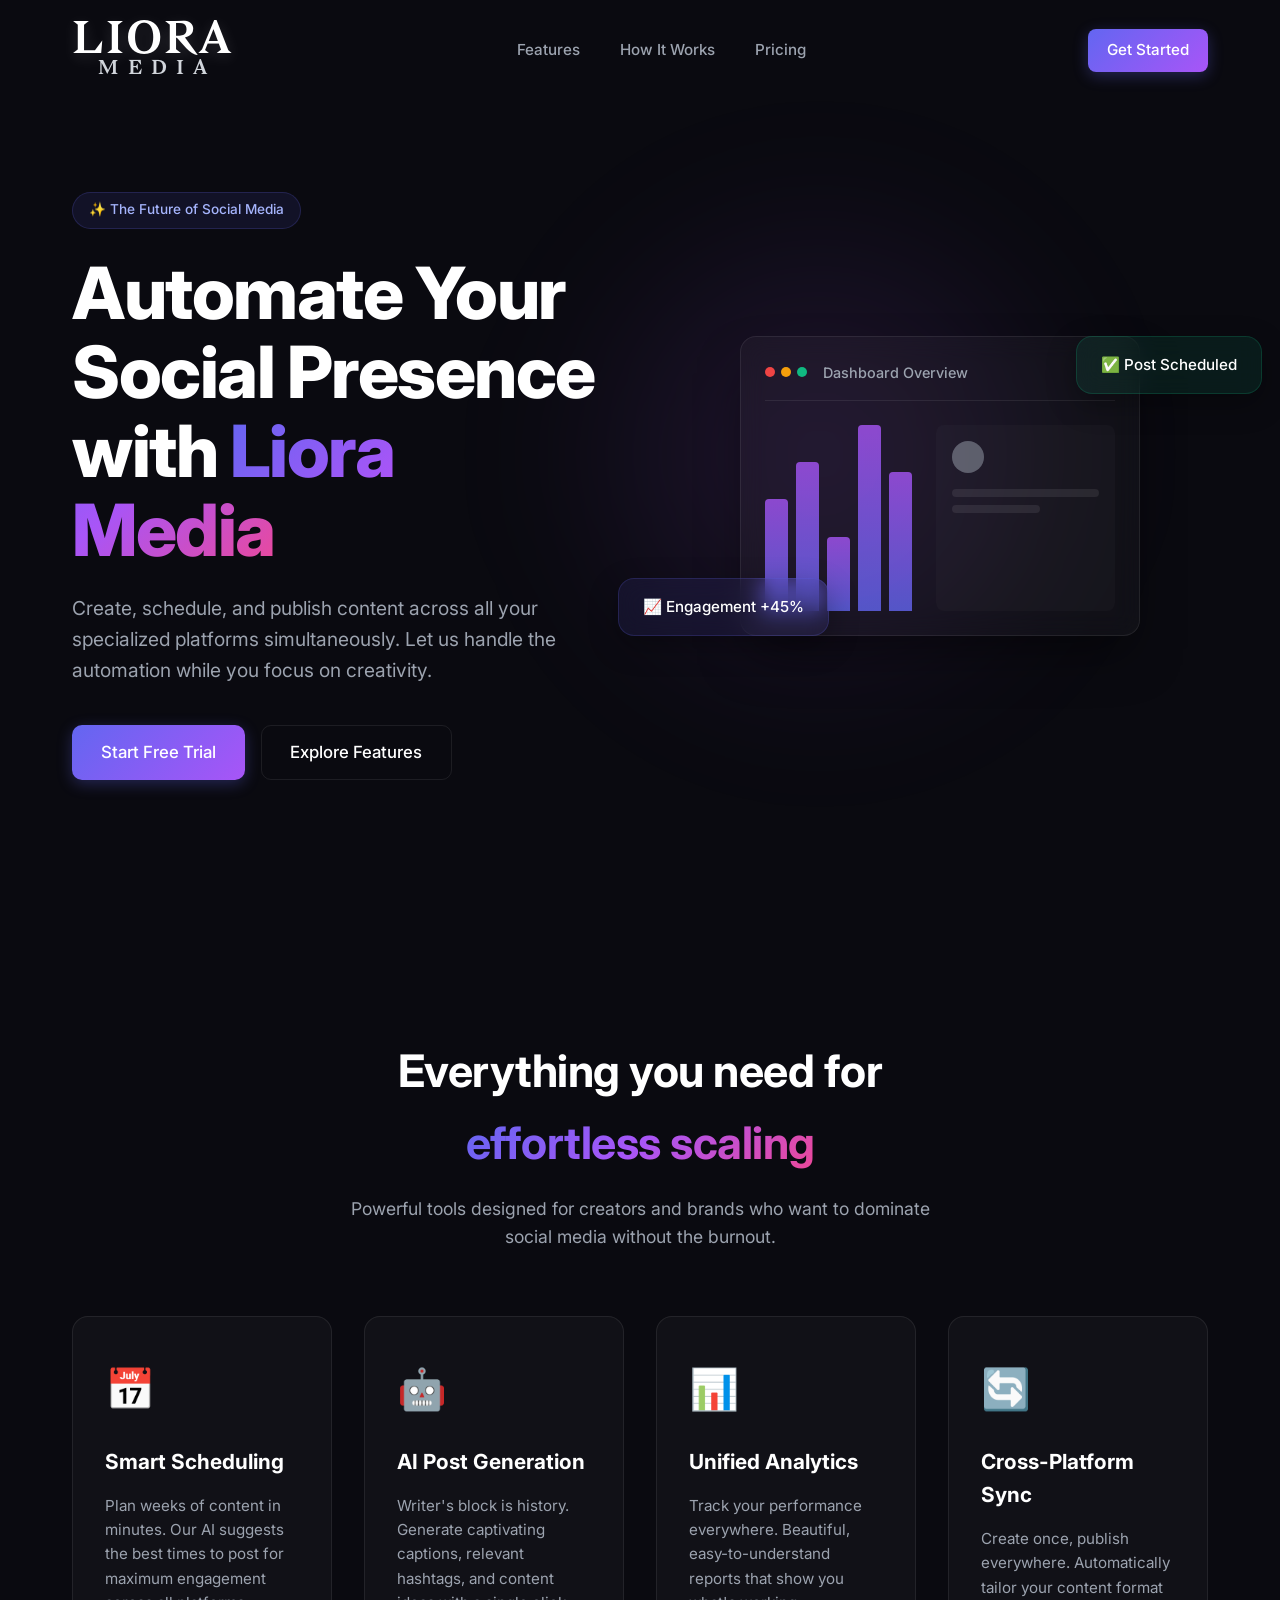
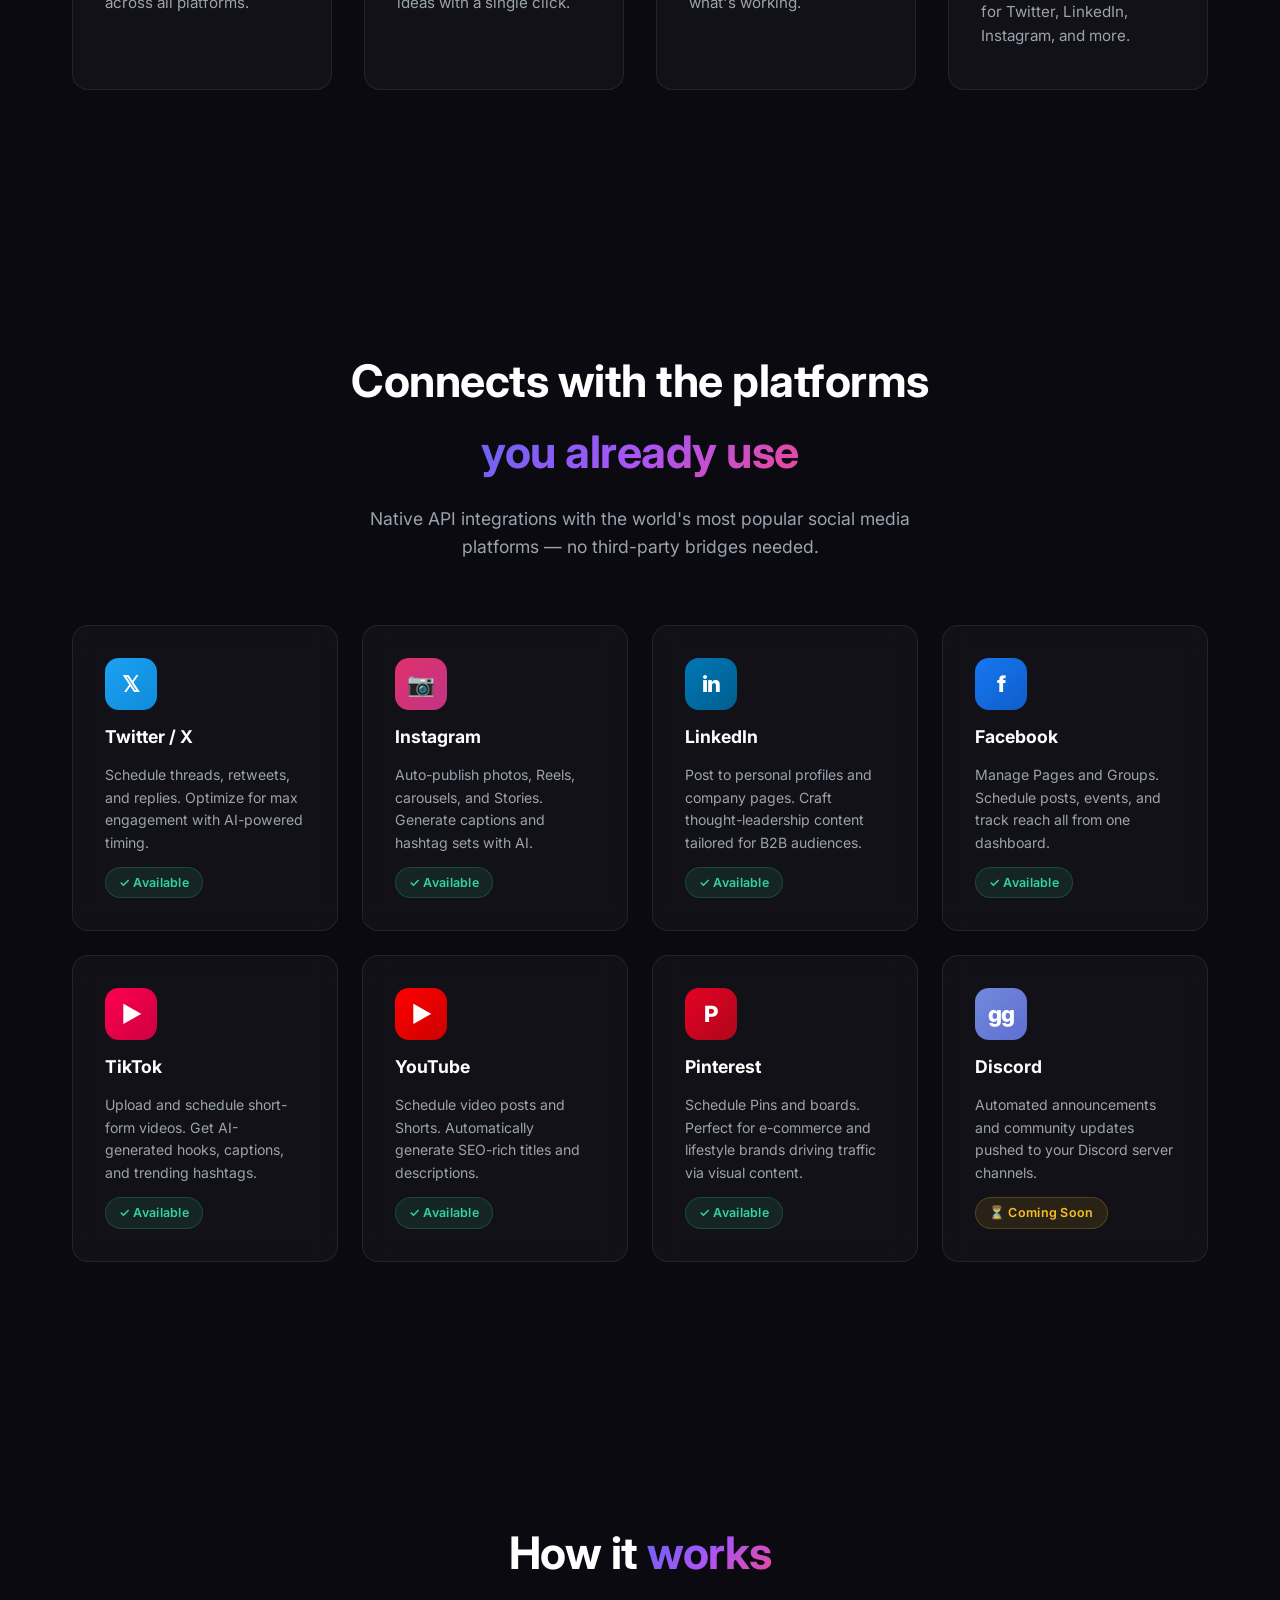
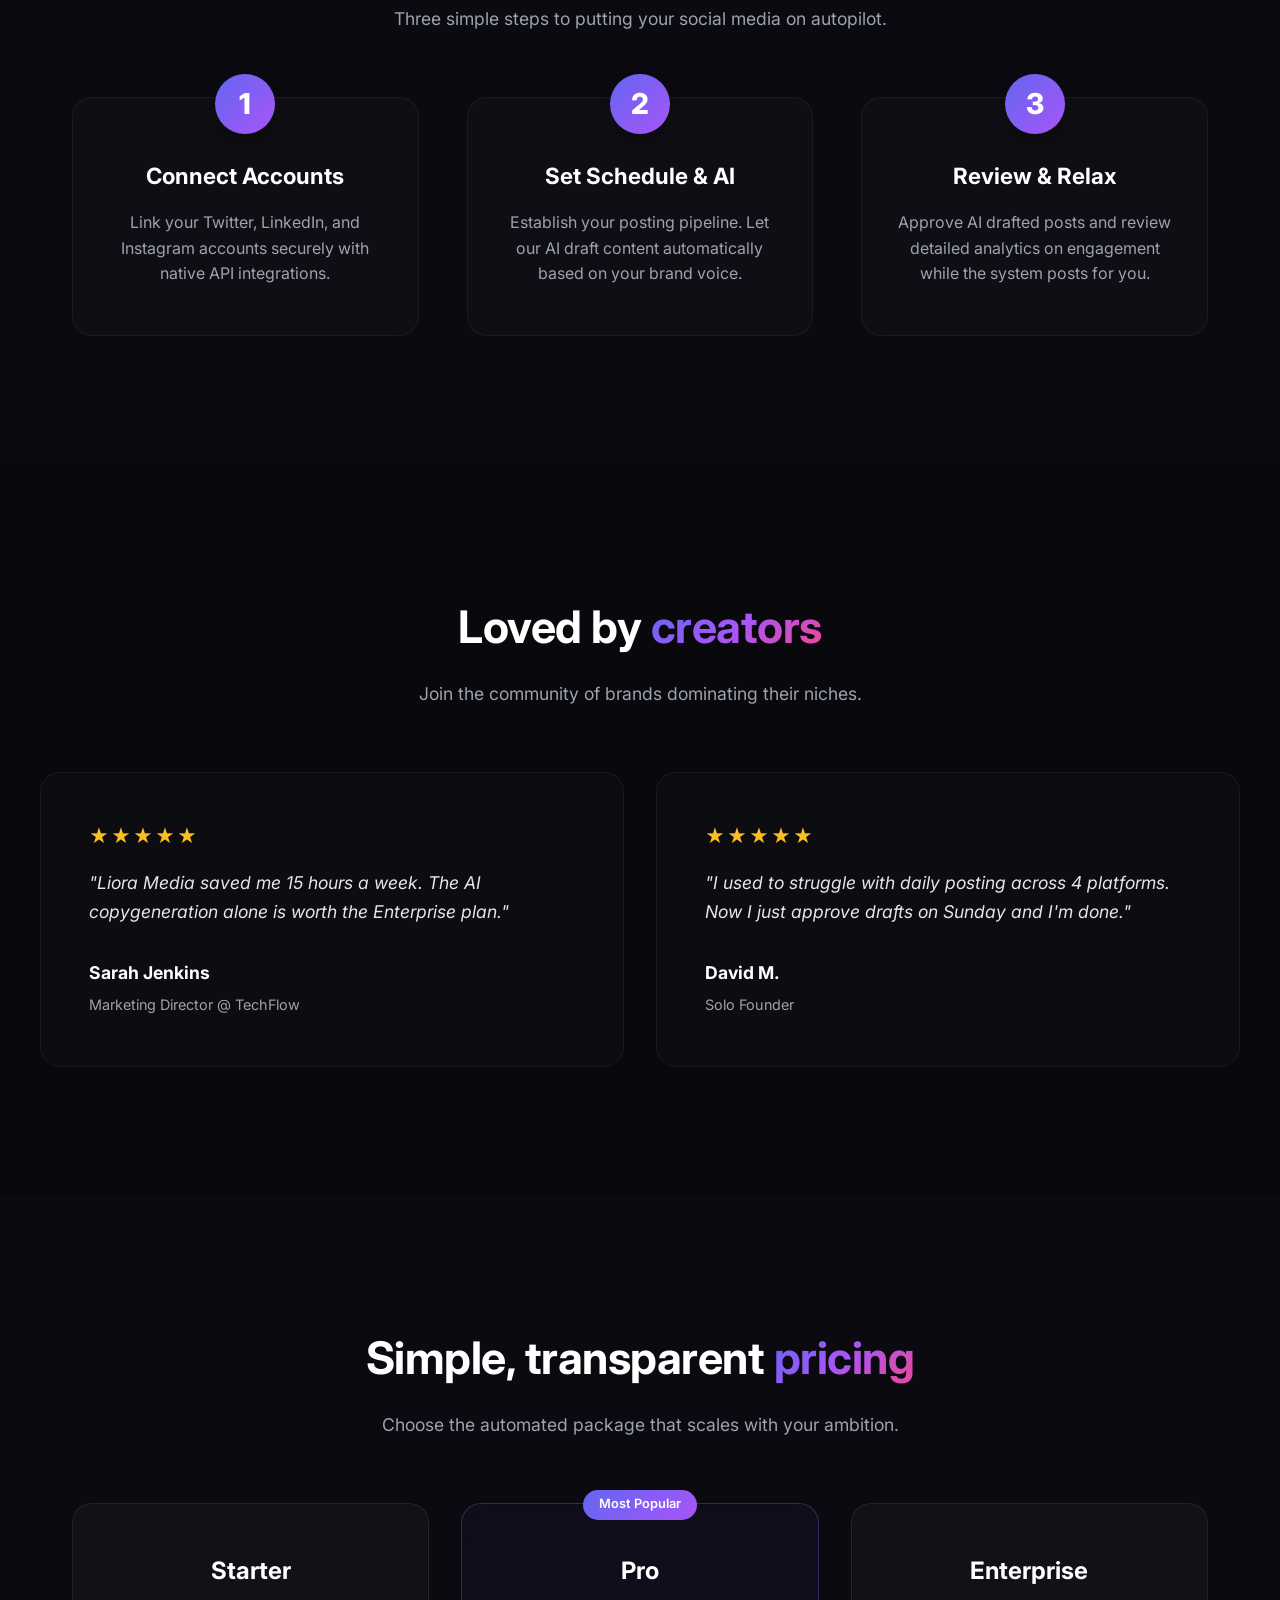
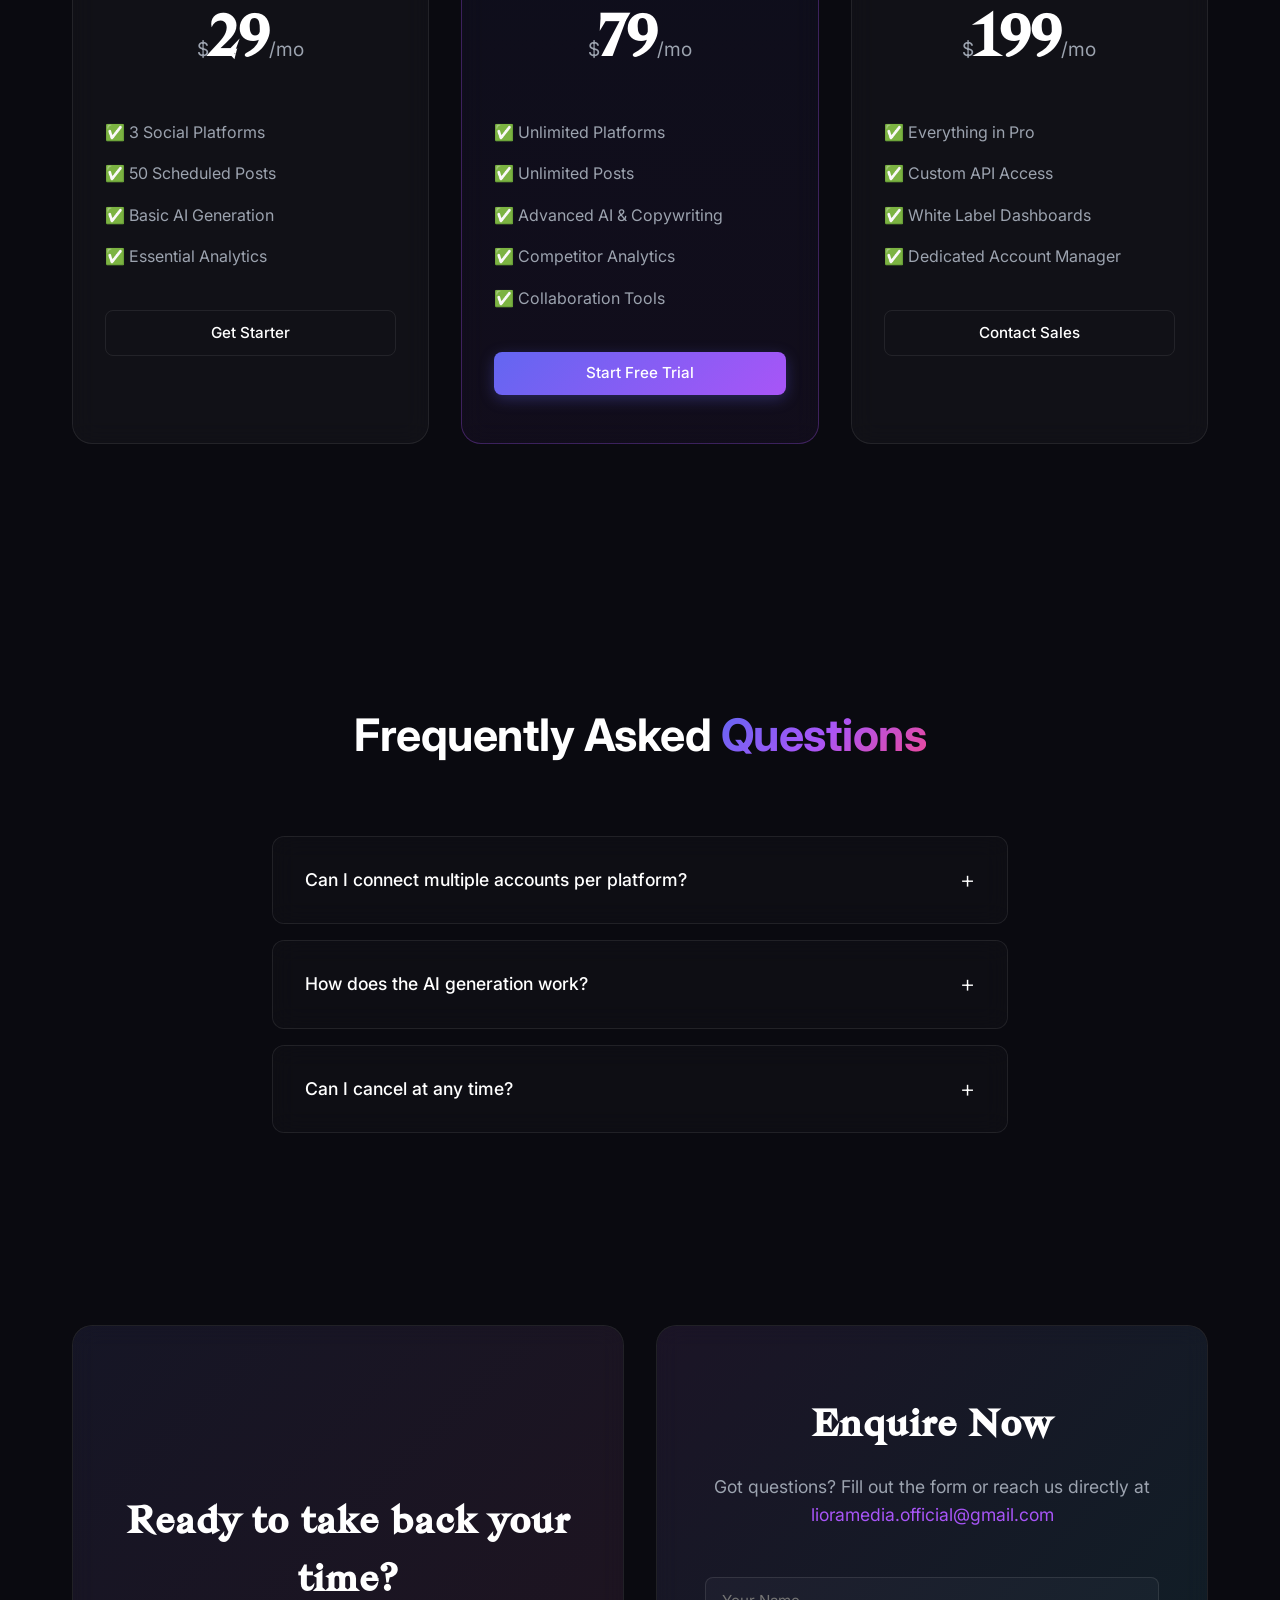
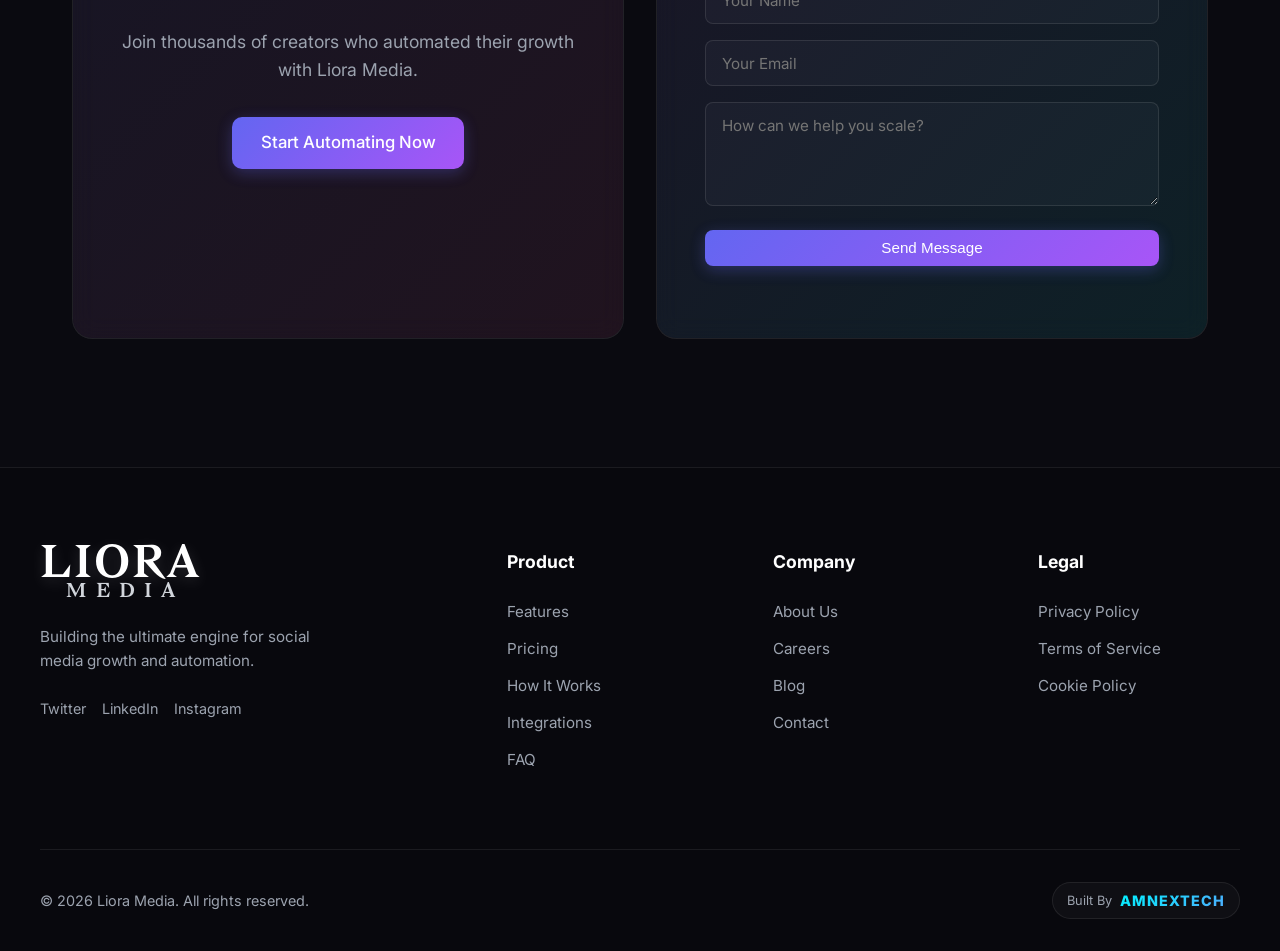
<file: index.html>
<!DOCTYPE html>
<html lang="en">
<head>
    <meta charset="UTF-8">
    <meta name="viewport" content="width=device-width, initial-scale=1.0">
    <meta name="description" content="Liora Media - Automate your social media posts effortlessly. Schedule, publish, and analyze everything in one place.">
    <!-- Open Graph / Twitter Cards -->
    <meta property="og:type" content="website">
    <meta property="og:title" content="Liora Media | Social Media Automation Platform">
    <meta property="og:description" content="Create, schedule, and publish content across all your specialized platforms simultaneously. Let us handle the automation while you focus on creativity.">
    <meta property="og:image" content="https://amnextech.com/liora-banner.jpg">
    <meta name="twitter:card" content="summary_large_image">
    <title>Liora Media | Production-Ready Social Media Automation</title>
    <link rel="preconnect" href="https://fonts.googleapis.com">
    <link rel="preconnect" href="https://fonts.gstatic.com" crossorigin>
    <link href="https://fonts.googleapis.com/css2?family=Inter:wght@300;400;500;600;700;800&display=swap" rel="stylesheet">
    <link rel="stylesheet" href="index.css">
</head>
<body>
    <!-- Header -->
    <header class="navbar" id="navbar">
        <div class="nav-container">
            <a href="/" class="css-logo" aria-label="Liora Media">
                <div class="css-logo-wrapper">
                    <span class="liora-text">LIORA</span>
                    <span class="media-text">MEDIA</span>
                </div>
            </a>
            <nav class="nav-links">
                <a href="#features">Features</a>
                <a href="#how-it-works">How It Works</a>
                <a href="#pricing">Pricing</a>
            </nav>
            <div class="nav-actions">
                <a href="#contact" class="btn-primary">Get Started</a>
            </div>
        </div>
    </header>

    <!-- Hero Section -->
    <main>
        <section class="hero">
            <div class="hero-content">
                <div class="badge">✨ The Future of Social Media</div>
                <h1 class="hero-title">Automate Your Social Presence with <span class="gradient-text">Liora Media</span></h1>
                <p class="hero-subtitle">Create, schedule, and publish content across all your specialized platforms simultaneously. Let us handle the automation while you focus on creativity.</p>
                <div class="hero-buttons">
                    <a href="#contact" class="btn-primary btn-large">Start Free Trial</a>
                    <a href="#features" class="btn-secondary btn-large">Explore Features</a>
                </div>
            </div>
            <div class="hero-visual">
                <div class="glass-panel main-panel">
                    <div class="panel-header">
                        <div class="dots"><span></span><span></span><span></span></div>
                        <div class="panel-title">Dashboard Overview</div>
                    </div>
                    <div class="panel-body">
                        <div class="chart-mockup">
                            <div class="bar" style="height: 60%"></div>
                            <div class="bar" style="height: 80%"></div>
                            <div class="bar" style="height: 40%"></div>
                            <div class="bar" style="height: 100%"></div>
                            <div class="bar" style="height: 75%"></div>
                        </div>
                        <div class="post-preview">
                            <div class="avatar"></div>
                            <div class="post-lines">
                                <div class="line"></div>
                                <div class="line short"></div>
                            </div>
                        </div>
                    </div>
                </div>
                <div class="glass-panel floating-panel right">
                    ✅ Post Scheduled
                </div>
                <div class="glass-panel floating-panel left">
                    📈 Engagement +45%
                </div>
            </div>
            <div class="bg-glow"></div>
        </section>

        <!-- Features Section -->
        <section class="features" id="features">
            <div class="section-header">
                <h2>Everything you need for <span class="gradient-text">effortless scaling</span></h2>
                <p>Powerful tools designed for creators and brands who want to dominate social media without the burnout.</p>
            </div>
            <div class="features-grid">
                <div class="feature-card">
                    <div class="feature-icon">📅</div>
                    <h3>Smart Scheduling</h3>
                    <p>Plan weeks of content in minutes. Our AI suggests the best times to post for maximum engagement across all platforms.</p>
                </div>
                <div class="feature-card">
                    <div class="feature-icon">🤖</div>
                    <h3>AI Post Generation</h3>
                    <p>Writer's block is history. Generate captivating captions, relevant hashtags, and content ideas with a single click.</p>
                </div>
                <div class="feature-card">
                    <div class="feature-icon">📊</div>
                    <h3>Unified Analytics</h3>
                    <p>Track your performance everywhere. Beautiful, easy-to-understand reports that show you what's working.</p>
                </div>
                <div class="feature-card">
                    <div class="feature-icon">🔄</div>
                    <h3>Cross-Platform Sync</h3>
                    <p>Create once, publish everywhere. Automatically tailor your content format for Twitter, LinkedIn, Instagram, and more.</p>
                </div>
            </div>
        </section>
        </section>

        <!-- Integrations Section -->
        <section class="integrations" id="integrations">
            <div class="section-header">
                <h2>Connects with the platforms <span class="gradient-text">you already use</span></h2>
                <p>Native API integrations with the world's most popular social media platforms — no third-party bridges needed.</p>
            </div>
            <div class="integrations-grid">
                <div class="integration-card glass-panel">
                    <div class="int-icon" style="background: linear-gradient(135deg, #1DA1F2, #0d8bd9);">𝕏</div>
                    <h3>Twitter / X</h3>
                    <p>Schedule threads, retweets, and replies. Optimize for max engagement with AI-powered timing.</p>
                    <span class="int-status connected">✓ Available</span>
                </div>
                <div class="integration-card glass-panel">
                    <div class="int-icon" style="background: linear-gradient(135deg, #E1306C, #C13584);">📷</div>
                    <h3>Instagram</h3>
                    <p>Auto-publish photos, Reels, carousels, and Stories. Generate captions and hashtag sets with AI.</p>
                    <span class="int-status connected">✓ Available</span>
                </div>
                <div class="integration-card glass-panel">
                    <div class="int-icon" style="background: linear-gradient(135deg, #0077B5, #005e8e);">in</div>
                    <h3>LinkedIn</h3>
                    <p>Post to personal profiles and company pages. Craft thought-leadership content tailored for B2B audiences.</p>
                    <span class="int-status connected">✓ Available</span>
                </div>
                <div class="integration-card glass-panel">
                    <div class="int-icon" style="background: linear-gradient(135deg, #1877F2, #0d5ec8);">f</div>
                    <h3>Facebook</h3>
                    <p>Manage Pages and Groups. Schedule posts, events, and track reach all from one dashboard.</p>
                    <span class="int-status connected">✓ Available</span>
                </div>
                <div class="integration-card glass-panel">
                    <div class="int-icon" style="background: linear-gradient(135deg, #ff0050, #cc0040);">▶</div>
                    <h3>TikTok</h3>
                    <p>Upload and schedule short-form videos. Get AI-generated hooks, captions, and trending hashtags.</p>
                    <span class="int-status connected">✓ Available</span>
                </div>
                <div class="integration-card glass-panel">
                    <div class="int-icon" style="background: linear-gradient(135deg, #FF0000, #cc0000);">▶</div>
                    <h3>YouTube</h3>
                    <p>Schedule video posts and Shorts. Automatically generate SEO-rich titles and descriptions.</p>
                    <span class="int-status connected">✓ Available</span>
                </div>
                <div class="integration-card glass-panel">
                    <div class="int-icon" style="background: linear-gradient(135deg, #E60023, #ad081b);">P</div>
                    <h3>Pinterest</h3>
                    <p>Schedule Pins and boards. Perfect for e-commerce and lifestyle brands driving traffic via visual content.</p>
                    <span class="int-status connected">✓ Available</span>
                </div>
                <div class="integration-card glass-panel">
                    <div class="int-icon" style="background: linear-gradient(135deg, #7289DA, #5e6fd1);">gg</div>
                    <h3>Discord</h3>
                    <p>Automated announcements and community updates pushed to your Discord server channels.</p>
                    <span class="int-status coming-soon">⏳ Coming Soon</span>
                </div>
            </div>
        </section>

        <!-- How It Works Section -->
        <section class="how-it-works" id="how-it-works">
            <div class="section-header">
                <h2>How it <span class="gradient-text">works</span></h2>
                <p>Three simple steps to putting your social media on autopilot.</p>
            </div>
            <div class="steps-grid">
                <div class="step-card">
                    <div class="step-number">1</div>
                    <h3>Connect Accounts</h3>
                    <p>Link your Twitter, LinkedIn, and Instagram accounts securely with native API integrations.</p>
                </div>
                <div class="step-card">
                    <div class="step-number">2</div>
                    <h3>Set Schedule & AI</h3>
                    <p>Establish your posting pipeline. Let our AI draft content automatically based on your brand voice.</p>
                </div>
                <div class="step-card">
                    <div class="step-number">3</div>
                    <h3>Review & Relax</h3>
                    <p>Approve AI drafted posts and review detailed analytics on engagement while the system posts for you.</p>
                </div>
            </div>
        </section>

        <!-- Testimonials Section -->
        <section class="testimonials" id="testimonials">
            <div class="section-header">
                <h2>Loved by <span class="gradient-text">creators</span></h2>
                <p>Join the community of brands dominating their niches.</p>
            </div>
            <div class="testimonials-grid">
                <div class="testimonial-card glass-panel">
                    <div class="stars">★★★★★</div>
                    <p class="review">"Liora Media saved me 15 hours a week. The AI copygeneration alone is worth the Enterprise plan."</p>
                    <div class="client">
                        <div class="client-info">
                            <h4>Sarah Jenkins</h4>
                            <span>Marketing Director @ TechFlow</span>
                        </div>
                    </div>
                </div>
                <div class="testimonial-card glass-panel">
                    <div class="stars">★★★★★</div>
                    <p class="review">"I used to struggle with daily posting across 4 platforms. Now I just approve drafts on Sunday and I'm done."</p>
                    <div class="client">
                        <div class="client-info">
                            <h4>David M.</h4>
                            <span>Solo Founder</span>
                        </div>
                    </div>
                </div>
            </div>
        </section>

        <!-- Pricing Section -->
        <section class="pricing" id="pricing">
            <div class="section-header">
                <h2>Simple, transparent <span class="gradient-text">pricing</span></h2>
                <p>Choose the automated package that scales with your ambition.</p>
            </div>
            <div class="pricing-grid">
                <div class="pricing-card glass-panel">
                    <h3>Starter</h3>
                    <div class="price"><span>$</span>29<span>/mo</span></div>
                    <ul class="pricing-features">
                        <li>✅ 3 Social Platforms</li>
                        <li>✅ 50 Scheduled Posts</li>
                        <li>✅ Basic AI Generation</li>
                        <li>✅ Essential Analytics</li>
                    </ul>
                    <a href="#contact" class="btn-secondary w-full">Get Starter</a>
                </div>
                <div class="pricing-card glass-panel popular">
                    <div class="badge-popular">Most Popular</div>
                    <h3>Pro</h3>
                    <div class="price"><span>$</span>79<span>/mo</span></div>
                    <ul class="pricing-features">
                        <li>✅ Unlimited Platforms</li>
                        <li>✅ Unlimited Posts</li>
                        <li>✅ Advanced AI & Copywriting</li>
                        <li>✅ Competitor Analytics</li>
                        <li>✅ Collaboration Tools</li>
                    </ul>
                    <a href="#contact" class="btn-primary w-full">Start Free Trial</a>
                </div>
                <div class="pricing-card glass-panel">
                    <h3>Enterprise</h3>
                    <div class="price"><span>$</span>199<span>/mo</span></div>
                    <ul class="pricing-features">
                        <li>✅ Everything in Pro</li>
                        <li>✅ Custom API Access</li>
                        <li>✅ White Label Dashboards</li>
                        <li>✅ Dedicated Account Manager</li>
                    </ul>
                    <a href="#contact" class="btn-secondary w-full">Contact Sales</a>
                </div>
            </div>
        </section>

        <!-- FAQ Section -->
        <section class="faq" id="faq">
            <div class="section-header">
                <h2>Frequently Asked <span class="gradient-text">Questions</span></h2>
            </div>
            <div class="faq-list">
                <div class="faq-item glass-panel">
                    <div class="faq-question">
                        <h3>Can I connect multiple accounts per platform?</h3>
                        <span class="faq-icon">+</span>
                    </div>
                    <div class="faq-answer">
                        <p>Yes, all Pro and Enterprise tiers allow you to connect multiple profiles for the same platform, making it perfect for agencies and multi-brand businesses.</p>
                    </div>
                </div>
                <div class="faq-item glass-panel">
                    <div class="faq-question">
                        <h3>How does the AI generation work?</h3>
                        <span class="faq-icon">+</span>
                    </div>
                    <div class="faq-answer">
                        <p>Simply provide a prompt or a link to your blog post, and our customized model generates tailored threads, carousels, and captions optimized for each platform's unique algorithm.</p>
                    </div>
                </div>
                <div class="faq-item glass-panel">
                    <div class="faq-question">
                        <h3>Can I cancel at any time?</h3>
                        <span class="faq-icon">+</span>
                    </div>
                    <div class="faq-answer">
                        <p>Absolutely! We operate on a month-to-month basis with zero lock-in contracts. You can easily alter or cancel your subscription directly from your billing dashboard.</p>
                    </div>
                </div>
            </div>
        </section>

        <!-- Contact & Call to Action -->
        <section class="contact-cta" id="contact">
            <div class="contact-grid">
                <!-- CTA Box -->
                <div class="cta-box glass-panel">
                    <h2>Ready to take back your time?</h2>
                    <p>Join thousands of creators who automated their growth with Liora Media.</p>
                    <a href="#contact" class="btn-primary btn-large">Start Automating Now</a>
                </div>
                <!-- Contact Box -->
                <div class="contact-box glass-panel">
                    <h2>Enquire Now</h2>
                    <p class="contact-subtext">Got questions? Fill out the form or reach us directly at <a href="mailto:lioramedia.official@gmail.com" class="text-accent">lioramedia.official@gmail.com</a></p>
                    <form class="contact-form" action="#" method="POST" onsubmit="event.preventDefault(); alert('Message sent successfully!');">
                        <div class="form-group">
                            <input type="text" class="form-input" placeholder="Your Name" required>
                        </div>
                        <div class="form-group">
                            <input type="email" class="form-input" placeholder="Your Email" required>
                        </div>
                        <div class="form-group">
                            <textarea class="form-textarea" placeholder="How can we help you scale?" rows="4" required></textarea>
                        </div>
                        <button type="submit" class="btn-primary w-full">Send Message</button>
                    </form>
                </div>
            </div>
        </section>
    </main>

    <!-- Footer -->
    <footer class="footer">
        <div class="footer-grid">
            <div class="footer-brand">
                <a href="/" class="css-logo" aria-label="Liora Media">
                    <div class="css-logo-wrapper">
                        <span class="liora-text">LIORA</span>
                        <span class="media-text">MEDIA</span>
                    </div>
                </a>
                <p>Building the ultimate engine for social media growth and automation.</p>
                <div class="social-links">
                    <a href="https://twitter.com/lioramedia" target="_blank">Twitter</a>
                    <a href="https://linkedin.com/company/lioramedia" target="_blank">LinkedIn</a>
                    <a href="https://instagram.com/lioramedia" target="_blank">Instagram</a>
                </div>
            </div>
            <div class="footer-links">
                <h4>Product</h4>
                <a href="#features">Features</a>
                <a href="#pricing">Pricing</a>
                <a href="#how-it-works">How It Works</a>
                <a href="#integrations">Integrations</a>
                <a href="#faq">FAQ</a>
            </div>
            <div class="footer-links">
                <h4>Company</h4>
                <a href="about.html">About Us</a>
                <a href="careers.html">Careers</a>
                <a href="blog.html">Blog</a>
                <a href="mailto:lioramedia.official@gmail.com">Contact</a>
            </div>
            <div class="footer-links">
                <h4>Legal</h4>
                <a href="privacy.html">Privacy Policy</a>
                <a href="terms.html">Terms of Service</a>
                <a href="cookie-policy.html">Cookie Policy</a>
            </div>
        </div>
        <div class="footer-bottom">
            <p>&copy; 2026 Liora Media. All rights reserved.</p>
            <a href="https://amnextech.com" target="_blank" rel="noopener noreferrer" class="amnext-badge">
                <span class="badge-text">Built By</span>
                <span class="badge-logo">AMNEXTECH</span>
            </a>
        </div>
    </footer>

    <script src="index.js"></script>
</body>
</html>
</file>
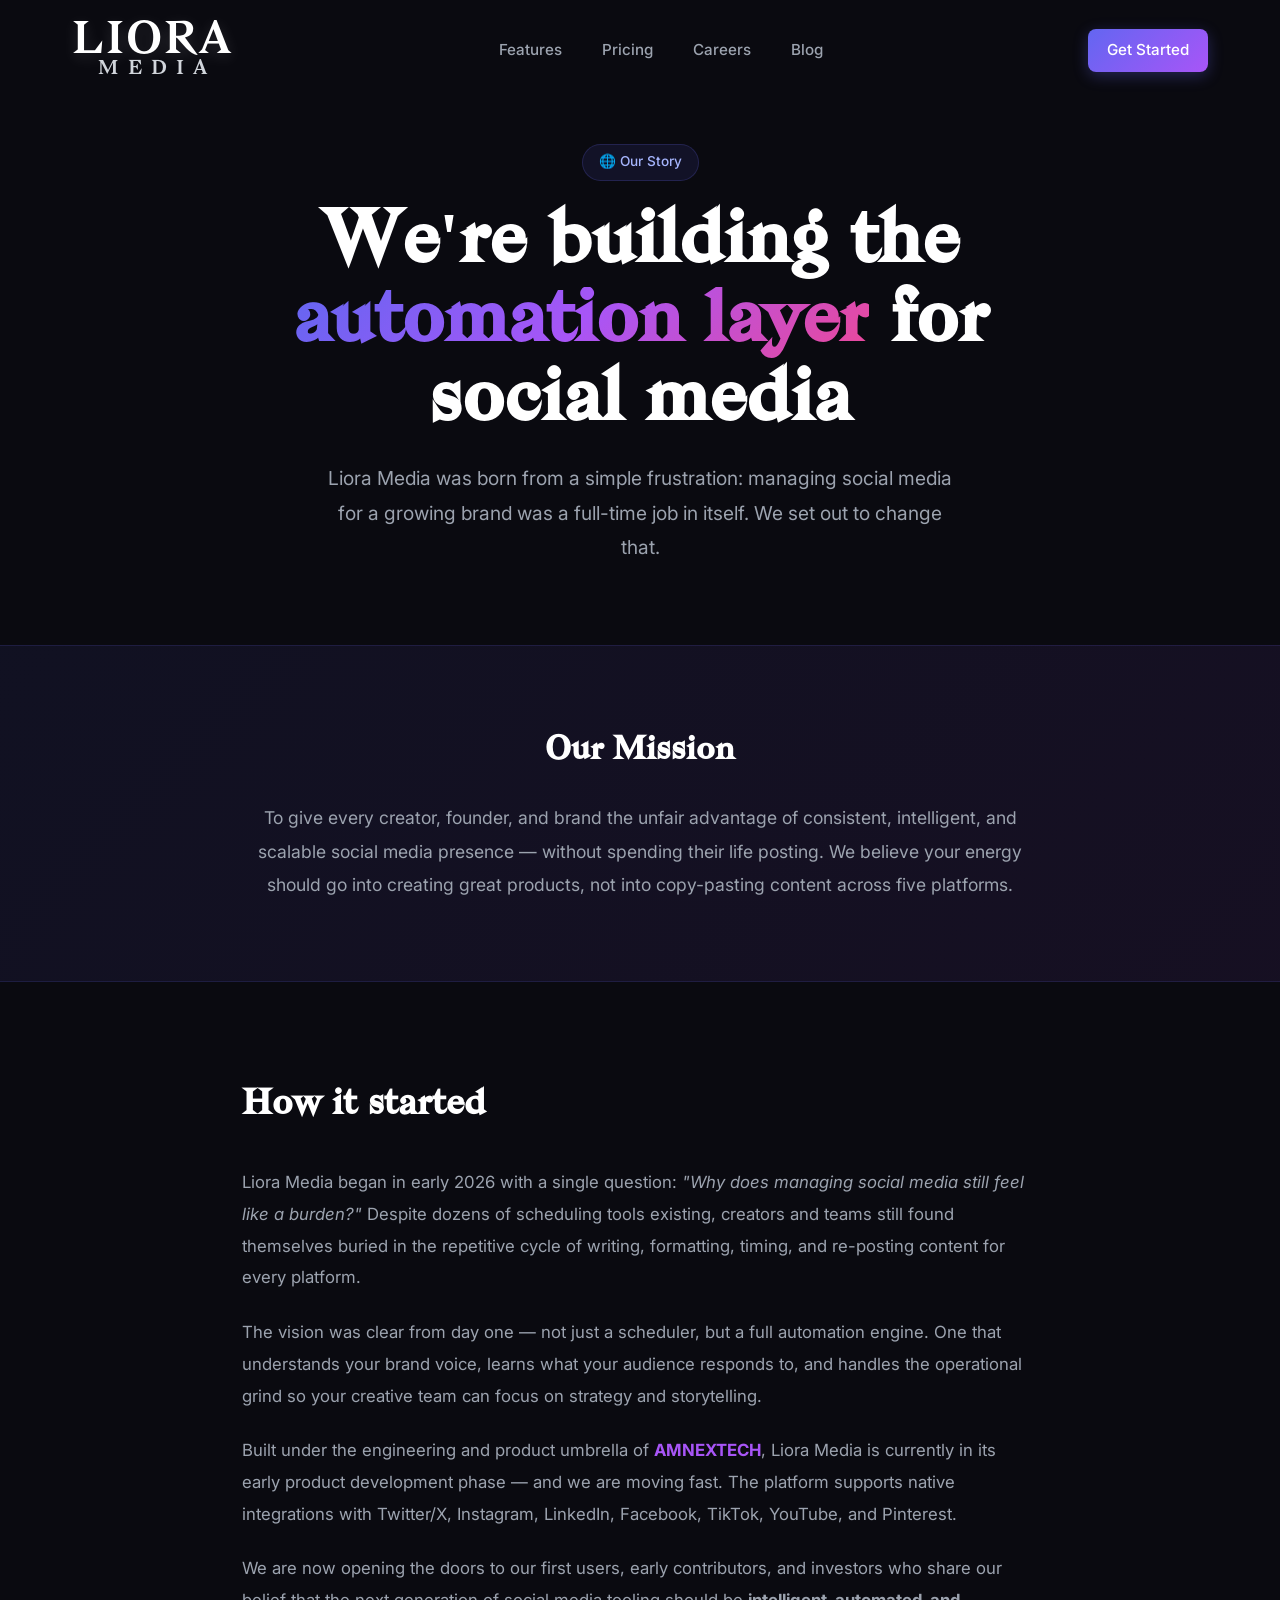
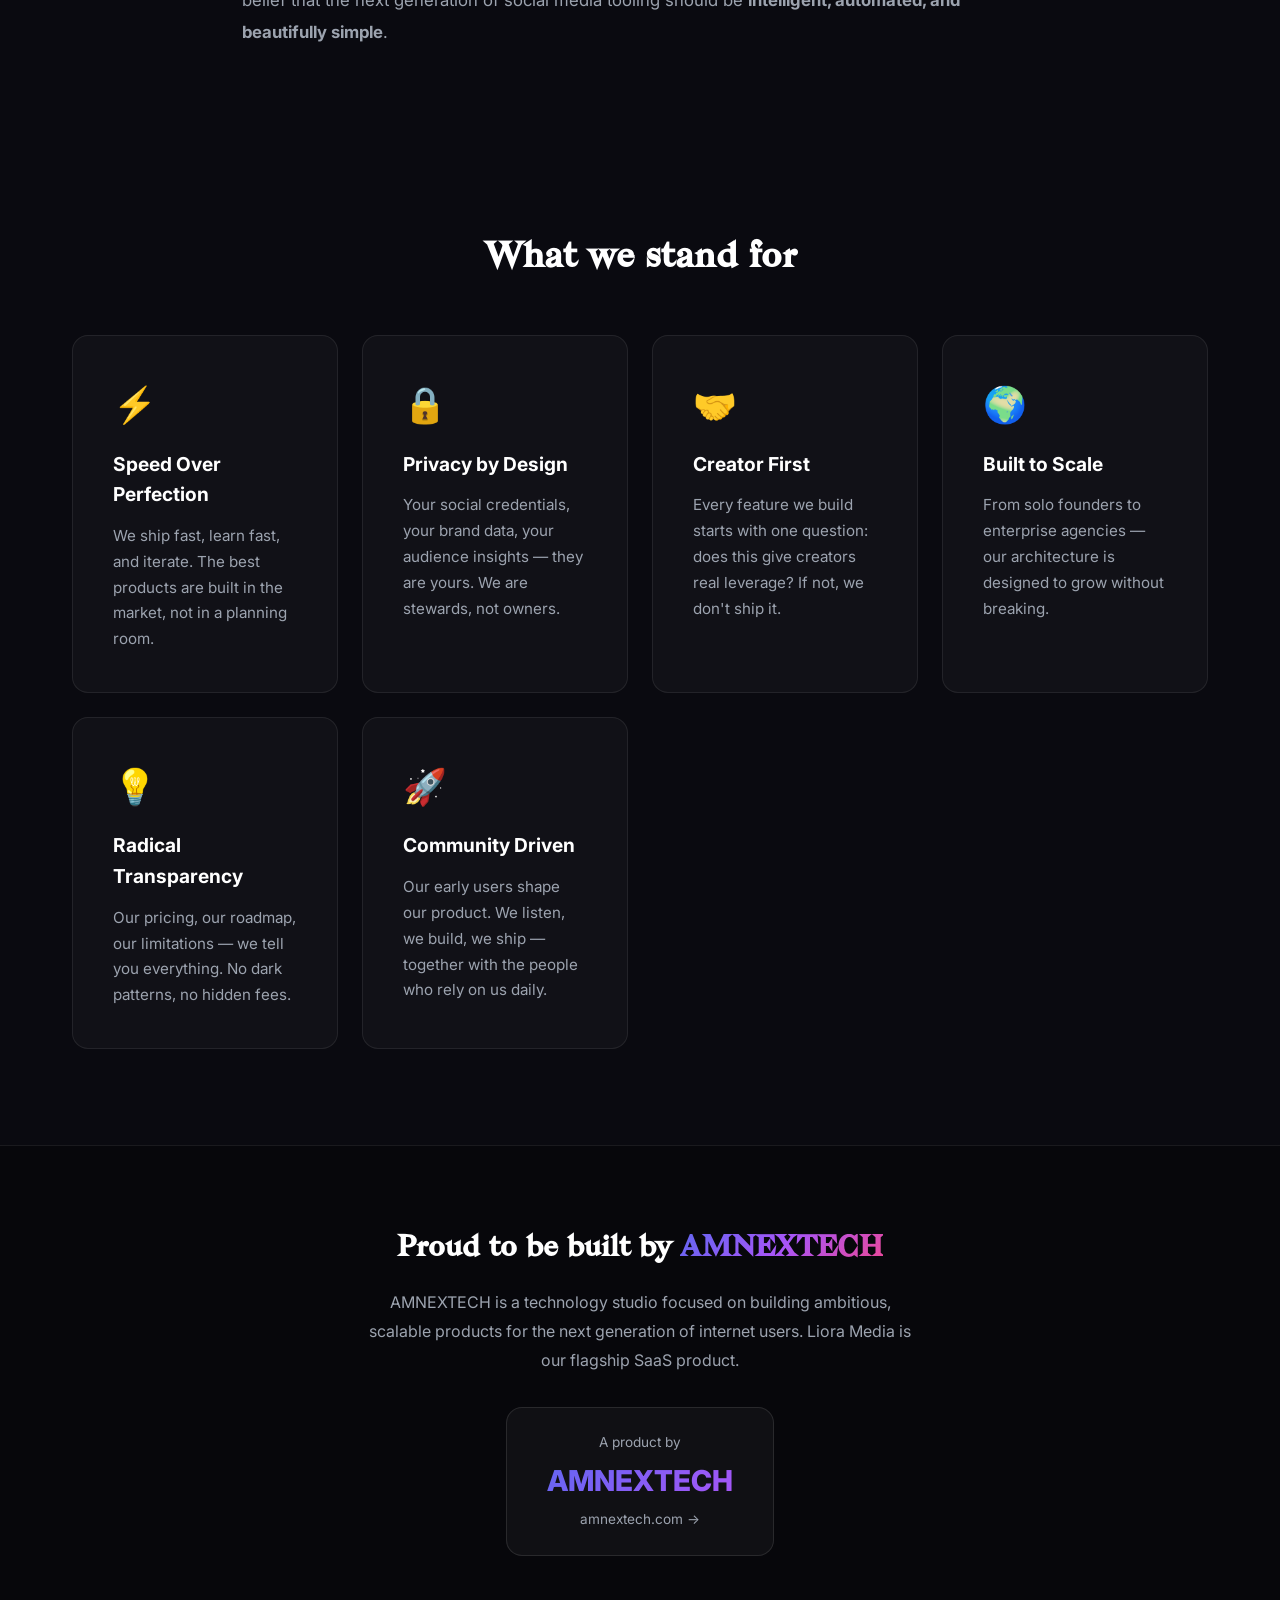
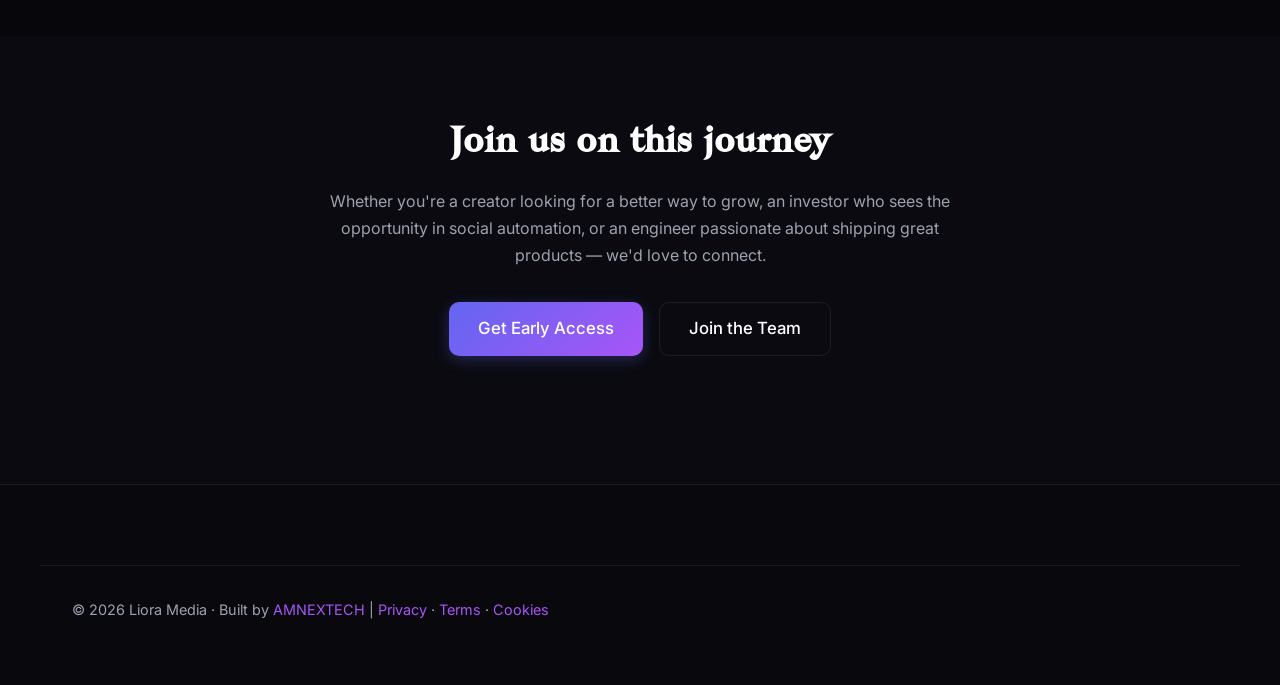
<file: about.html>
<!DOCTYPE html>
<html lang="en">
<head>
    <meta charset="UTF-8">
    <meta name="viewport" content="width=device-width, initial-scale=1.0">
    <meta name="description" content="About Liora Media – our mission, our story, and the team building the future of social media automation.">
    <title>About Us | Liora Media</title>
    <link rel="preconnect" href="https://fonts.googleapis.com">
    <link rel="preconnect" href="https://fonts.gstatic.com" crossorigin>
    <link href="https://fonts.googleapis.com/css2?family=Inter:wght@300;400;500;600;700;800&display=swap" rel="stylesheet">
    <link rel="stylesheet" href="index.css">
    <style>
        /* ── Page Layout ─────────────────────────── */
        .pg-hero {
            max-width: 900px;
            margin: 0 auto;
            padding: 9rem 2rem 5rem;
            text-align: center;
        }
        .pg-hero h1 {
            font-family: 'Bagnard', serif;
            font-size: clamp(2.8rem, 6vw, 4.5rem);
            line-height: 1.1;
            margin-bottom: 1.2rem;
        }
        .pg-hero p {
            color: var(--text-secondary);
            font-size: 1.2rem;
            max-width: 640px;
            margin: 0 auto;
            line-height: 1.8;
        }
        /* ── Mission Strip ─────────────────────────── */
        .mission-strip {
            background: linear-gradient(135deg, rgba(99,102,241,0.08), rgba(168,85,247,0.08));
            border-top: 1px solid rgba(99,102,241,0.15);
            border-bottom: 1px solid rgba(99,102,241,0.15);
            padding: 5rem 2rem;
        }
        .mission-inner {
            max-width: 800px;
            margin: 0 auto;
            text-align: center;
        }
        .mission-strip h2 {
            font-family: 'Bagnard', serif;
            font-size: 2rem;
            margin-bottom: 1.5rem;
        }
        .mission-strip p {
            color: var(--text-secondary);
            font-size: 1.1rem;
            line-height: 1.9;
        }
        /* ── Story Section ─────────────────────────── */
        .story-section {
            max-width: 860px;
            margin: 0 auto;
            padding: 6rem 2rem;
        }
        .story-section h2 {
            font-family: 'Bagnard', serif;
            font-size: 2.2rem;
            margin-bottom: 2rem;
        }
        .story-section p {
            color: var(--text-secondary);
            line-height: 1.9;
            font-size: 1.05rem;
            margin-bottom: 1.4rem;
        }
        /* ── Values Grid ─────────────────────────── */
        .values-section {
            padding: 4rem 2rem 6rem;
            max-width: 1200px;
            margin: 0 auto;
        }
        .values-section > h2 {
            font-family: 'Bagnard', serif;
            font-size: 2.2rem;
            margin-bottom: 3rem;
            text-align: center;
        }
        .values-grid {
            display: grid;
            grid-template-columns: repeat(auto-fit, minmax(260px, 1fr));
            gap: 1.5rem;
        }
        .value-card {
            padding: 2.5rem;
            background: var(--bg-card);
            border: 1px solid var(--border-color);
            border-radius: 16px;
            transition: all 0.3s ease;
        }
        .value-card:hover {
            transform: translateY(-5px);
            background: var(--bg-card-hover);
            border-color: rgba(168, 85, 247, 0.25);
        }
        .value-emoji {
            font-size: 2.2rem;
            margin-bottom: 1rem;
        }
        .value-card h3 {
            font-size: 1.2rem;
            margin-bottom: 0.8rem;
        }
        .value-card p {
            color: var(--text-secondary);
            font-size: 0.95rem;
            line-height: 1.7;
        }
        /* ── Built By Strip ─────────────────────────── */
        .builtby-strip {
            background: rgba(0,0,0,0.3);
            border-top: 1px solid var(--border-color);
            padding: 5rem 2rem;
            text-align: center;
        }
        .builtby-strip h2 {
            font-family: 'Bagnard', serif;
            font-size: 1.8rem;
            margin-bottom: 1rem;
        }
        .builtby-strip p {
            color: var(--text-secondary);
            max-width: 560px;
            margin: 0 auto 2rem;
            line-height: 1.8;
        }
        .builtby-badge {
            display: inline-flex;
            flex-direction: column;
            align-items: center;
            gap: 0.3rem;
            background: rgba(255,255,255,0.04);
            border: 1px solid rgba(255,255,255,0.1);
            padding: 1.5rem 2.5rem;
            border-radius: 16px;
        }
        .builtby-badge .badge-text { color: var(--text-secondary); font-size: 0.85rem; }
        .builtby-badge .badge-name {
            font-size: 1.8rem;
            font-weight: 800;
            background: linear-gradient(135deg, var(--accent-1), var(--accent-2));
            -webkit-background-clip: text;
            background-clip: text;
            -webkit-text-fill-color: transparent;
        }
        /* ── CTA Bar ─────────────────────────── */
        .about-cta {
            max-width: 700px;
            margin: 0 auto;
            padding: 5rem 2rem 8rem;
            text-align: center;
        }
        .about-cta h2 {
            font-family: 'Bagnard', serif;
            font-size: 2.2rem;
            margin-bottom: 1rem;
        }
        .about-cta p {
            color: var(--text-secondary);
            margin-bottom: 2rem;
            line-height: 1.7;
        }
        .cta-buttons { display: flex; gap: 1rem; justify-content: center; flex-wrap: wrap; }
    </style>
</head>
<body>
    <!-- Header -->
    <header class="navbar" id="navbar">
        <div class="nav-container">
            <a href="index.html" class="css-logo" aria-label="Liora Media">
                <div class="css-logo-wrapper">
                    <span class="liora-text">LIORA</span>
                    <span class="media-text">MEDIA</span>
                </div>
            </a>
            <nav class="nav-links">
                <a href="index.html#features">Features</a>
                <a href="index.html#pricing">Pricing</a>
                <a href="careers.html">Careers</a>
                <a href="blog.html">Blog</a>
            </nav>
            <div class="nav-actions">
                <a href="index.html#contact" class="btn-primary">Get Started</a>
            </div>
        </div>
    </header>

    <main>
        <!-- Page Hero -->
        <section class="pg-hero">
            <div class="badge">🌐 Our Story</div>
            <h1>We're building the <span class="gradient-text">automation layer</span> for social media</h1>
            <p>Liora Media was born from a simple frustration: managing social media for a growing brand was a full-time job in itself. We set out to change that.</p>
        </section>

        <!-- Mission -->
        <div class="mission-strip">
            <div class="mission-inner">
                <h2>Our Mission</h2>
                <p>To give every creator, founder, and brand the unfair advantage of consistent, intelligent, and scalable social media presence — without spending their life posting. We believe your energy should go into creating great products, not into copy-pasting content across five platforms.</p>
            </div>
        </div>

        <!-- Our Story -->
        <div class="story-section">
            <h2>How it started</h2>
            <p>Liora Media began in early 2026 with a single question: <em>"Why does managing social media still feel like a burden?"</em> Despite dozens of scheduling tools existing, creators and teams still found themselves buried in the repetitive cycle of writing, formatting, timing, and re-posting content for every platform.</p>
            <p>The vision was clear from day one — not just a scheduler, but a full automation engine. One that understands your brand voice, learns what your audience responds to, and handles the operational grind so your creative team can focus on strategy and storytelling.</p>
            <p>Built under the engineering and product umbrella of <strong><a href="https://amnextech.com" target="_blank" style="color:var(--accent-2);">AMNEXTECH</a></strong>, Liora Media is currently in its early product development phase — and we are moving fast. The platform supports native integrations with Twitter/X, Instagram, LinkedIn, Facebook, TikTok, YouTube, and Pinterest.</p>
            <p>We are now opening the doors to our first users, early contributors, and investors who share our belief that the next generation of social media tooling should be <strong>intelligent, automated, and beautifully simple</strong>.</p>
        </div>

        <!-- Values -->
        <section class="values-section">
            <h2>What we stand for</h2>
            <div class="values-grid">
                <div class="value-card">
                    <div class="value-emoji">⚡</div>
                    <h3>Speed Over Perfection</h3>
                    <p>We ship fast, learn fast, and iterate. The best products are built in the market, not in a planning room.</p>
                </div>
                <div class="value-card">
                    <div class="value-emoji">🔒</div>
                    <h3>Privacy by Design</h3>
                    <p>Your social credentials, your brand data, your audience insights — they are yours. We are stewards, not owners.</p>
                </div>
                <div class="value-card">
                    <div class="value-emoji">🤝</div>
                    <h3>Creator First</h3>
                    <p>Every feature we build starts with one question: does this give creators real leverage? If not, we don't ship it.</p>
                </div>
                <div class="value-card">
                    <div class="value-emoji">🌍</div>
                    <h3>Built to Scale</h3>
                    <p>From solo founders to enterprise agencies — our architecture is designed to grow without breaking.</p>
                </div>
                <div class="value-card">
                    <div class="value-emoji">💡</div>
                    <h3>Radical Transparency</h3>
                    <p>Our pricing, our roadmap, our limitations — we tell you everything. No dark patterns, no hidden fees.</p>
                </div>
                <div class="value-card">
                    <div class="value-emoji">🚀</div>
                    <h3>Community Driven</h3>
                    <p>Our early users shape our product. We listen, we build, we ship — together with the people who rely on us daily.</p>
                </div>
            </div>
        </section>

        <!-- Built By -->
        <div class="builtby-strip">
            <h2>Proud to be built by <span class="gradient-text">AMNEXTECH</span></h2>
            <p>AMNEXTECH is a technology studio focused on building ambitious, scalable products for the next generation of internet users. Liora Media is our flagship SaaS product.</p>
            <a href="https://amnextech.com" target="_blank" class="builtby-badge">
                <span class="badge-text">A product by</span>
                <span class="badge-name">AMNEXTECH</span>
                <span class="badge-text">amnextech.com →</span>
            </a>
        </div>

        <!-- CTA -->
        <section class="about-cta">
            <h2>Join us on this journey</h2>
            <p>Whether you're a creator looking for a better way to grow, an investor who sees the opportunity in social automation, or an engineer passionate about shipping great products — we'd love to connect.</p>
            <div class="cta-buttons">
                <a href="index.html#contact" class="btn-primary btn-large">Get Early Access</a>
                <a href="careers.html" class="btn-secondary btn-large">Join the Team</a>
            </div>
        </section>
    </main>

    <!-- Footer -->
    <footer class="footer">
        <div class="footer-bottom" style="text-align:center; padding: 2rem;">
            <p>&copy; 2026 Liora Media · Built by <a href="https://amnextech.com" target="_blank" style="color:var(--accent-2)">AMNEXTECH</a> | <a href="privacy.html" style="color:var(--accent-2)">Privacy</a> · <a href="terms.html" style="color:var(--accent-2)">Terms</a> · <a href="cookie-policy.html" style="color:var(--accent-2)">Cookies</a></p>
        </div>
    </footer>

    <script src="index.js"></script>
</body>
</html>
</file>
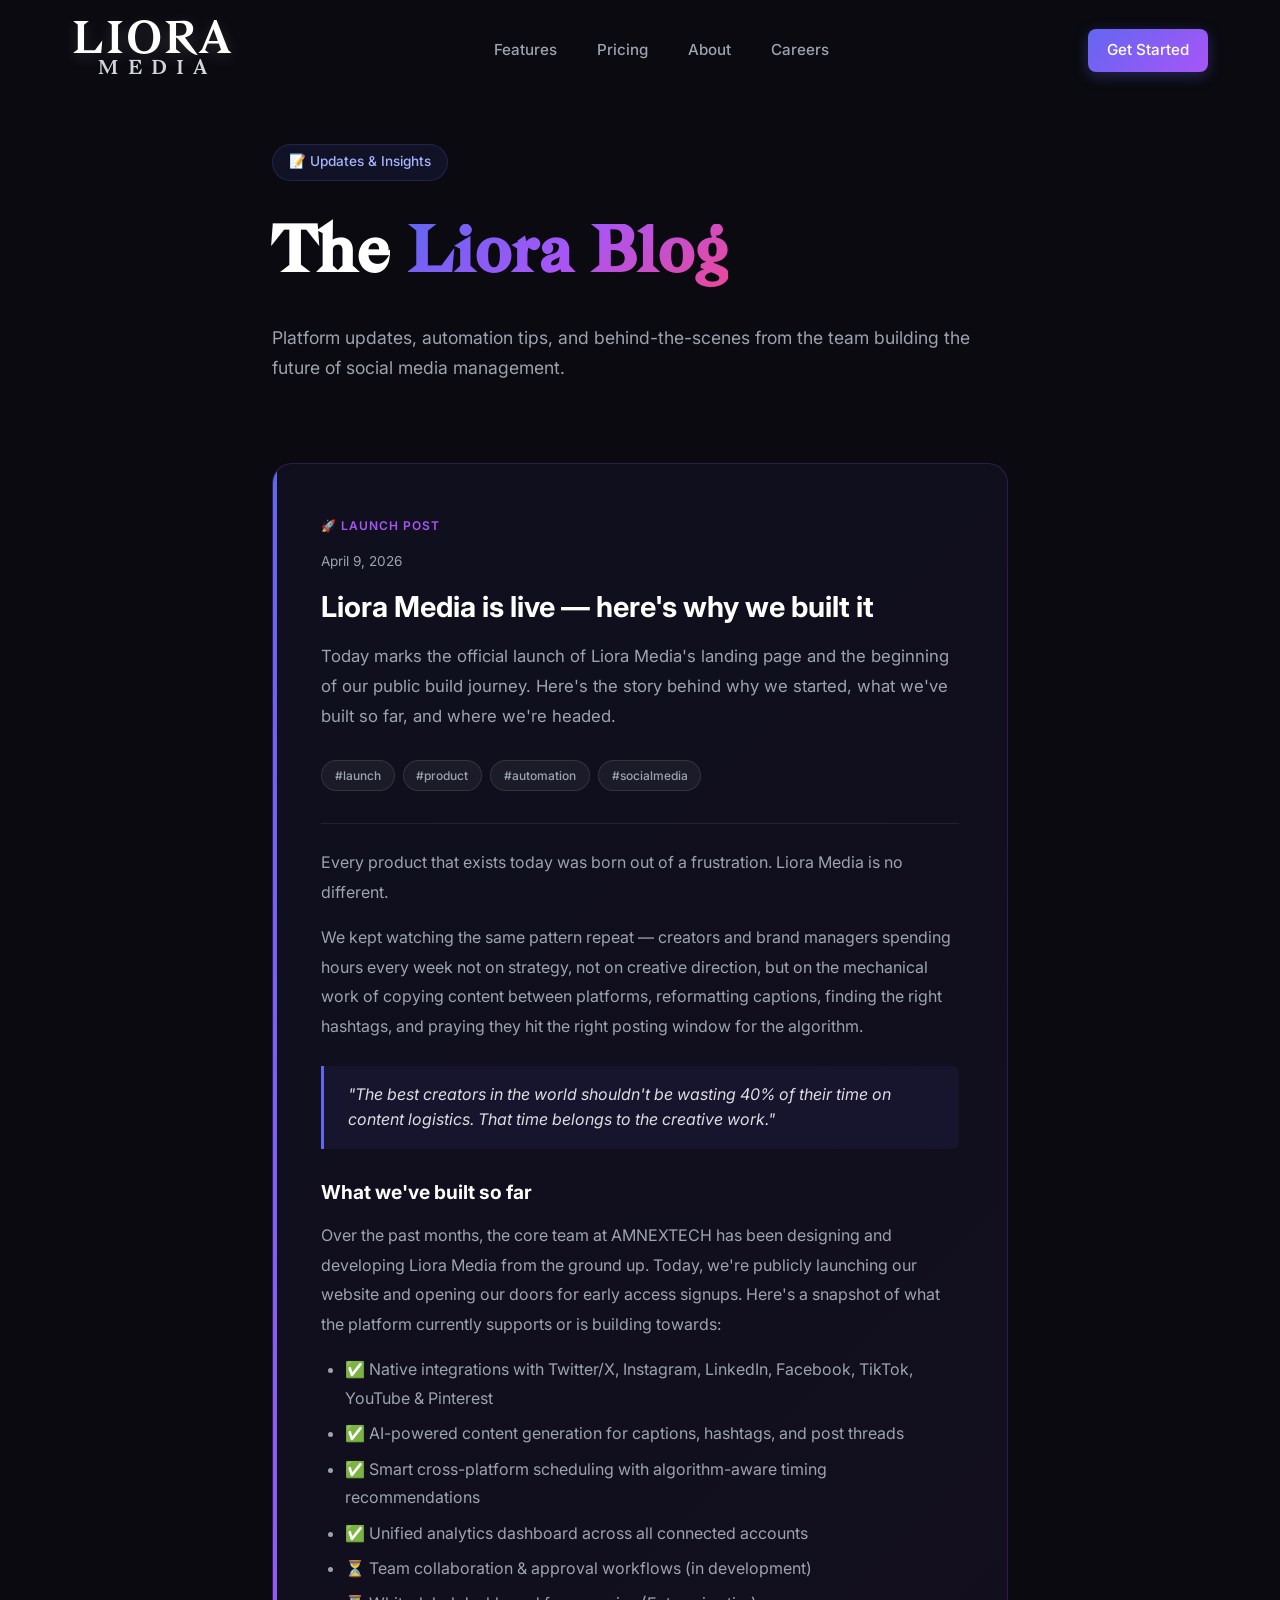
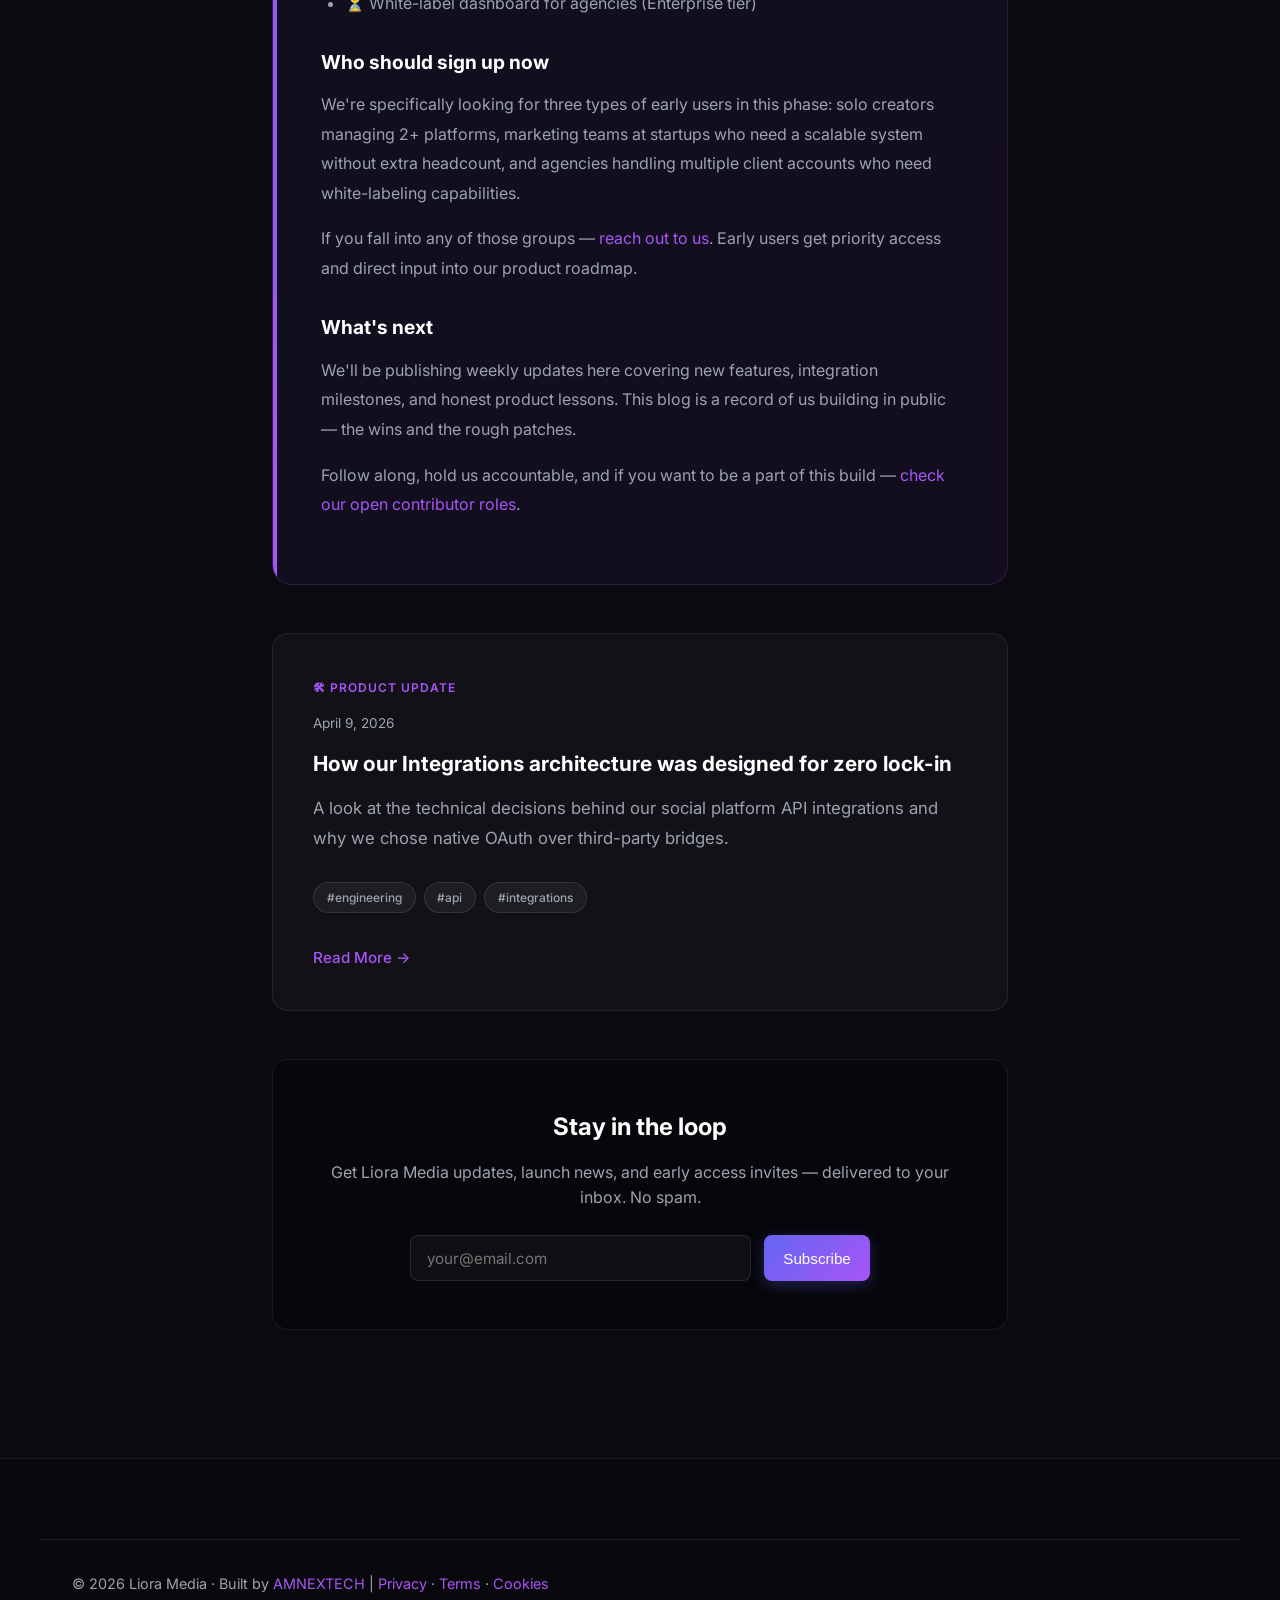
<file: blog.html>
<!DOCTYPE html>
<html lang="en">
<head>
    <meta charset="UTF-8">
    <meta name="viewport" content="width=device-width, initial-scale=1.0">
    <meta name="description" content="Liora Media Blog – the latest platform updates, automation tips, and social media insights.">
    <title>Blog | Liora Media</title>
    <link rel="preconnect" href="https://fonts.googleapis.com">
    <link rel="preconnect" href="https://fonts.gstatic.com" crossorigin>
    <link href="https://fonts.googleapis.com/css2?family=Inter:wght@300;400;500;600;700;800&display=swap" rel="stylesheet">
    <link rel="stylesheet" href="index.css">
    <style>
        .blog-hero {
            max-width: 800px;
            margin: 0 auto;
            padding: 9rem 2rem 3rem;
        }
        .blog-hero h1 {
            font-family: 'Bagnard', serif;
            font-size: clamp(2.5rem, 5vw, 4rem);
            margin-bottom: 1rem;
        }
        .blog-hero p {
            color: var(--text-secondary);
            font-size: 1.1rem;
            line-height: 1.7;
        }
        .blog-feed {
            max-width: 800px;
            margin: 0 auto;
            padding: 2rem 2rem 8rem;
        }
        /* ── Featured Post ─────────────────────── */
        .post-featured {
            background: linear-gradient(135deg, rgba(99,102,241,0.06), rgba(168,85,247,0.06));
            border: 1px solid rgba(168,85,247,0.2);
            border-radius: 20px;
            padding: 3rem;
            margin-bottom: 3rem;
            position: relative;
            overflow: hidden;
            transition: all 0.3s ease;
        }
        .post-featured::before {
            content: '';
            position: absolute;
            top: 0; left: 0;
            width: 4px; height: 100%;
            background: linear-gradient(to bottom, var(--accent-1), var(--accent-2));
        }
        .post-featured:hover { transform: translateY(-3px); box-shadow: 0 15px 40px rgba(0,0,0,0.3); }
        .post-label {
            display: inline-flex;
            align-items: center;
            gap: 0.4rem;
            font-size: 0.75rem;
            font-weight: 600;
            text-transform: uppercase;
            letter-spacing: 1px;
            color: var(--accent-2);
            margin-bottom: 1rem;
        }
        .post-date {
            display: block;
            color: var(--text-secondary);
            font-size: 0.85rem;
            margin-bottom: 1rem;
        }
        .post-featured h2, .post-card h2 {
            font-size: 1.8rem;
            margin-bottom: 1rem;
            line-height: 1.25;
            font-weight: 700;
        }
        .post-featured .post-excerpt, .post-card .post-excerpt {
            color: var(--text-secondary);
            line-height: 1.8;
            font-size: 1.05rem;
            margin-bottom: 1.8rem;
        }
        .post-tags {
            display: flex;
            flex-wrap: wrap;
            gap: 0.5rem;
            margin-bottom: 2rem;
        }
        .tag {
            font-size: 0.75rem;
            font-weight: 500;
            padding: 0.3rem 0.8rem;
            border-radius: 20px;
            background: rgba(255,255,255,0.05);
            border: 1px solid rgba(255,255,255,0.1);
            color: var(--text-secondary);
        }
        .read-more {
            display: inline-flex;
            align-items: center;
            gap: 0.4rem;
            color: var(--accent-2);
            font-weight: 500;
            font-size: 0.95rem;
            transition: gap 0.2s;
        }
        .read-more:hover { gap: 0.8rem; color: var(--accent-3); }
        /* ── Full Post Body ─────────────────────── */
        .post-body {
            margin-top: 1.5rem;
            padding-top: 1.5rem;
            border-top: 1px solid var(--border-color);
        }
        .post-body h3 {
            font-size: 1.2rem;
            margin: 1.8rem 0 0.8rem;
            color: #fff;
        }
        .post-body p {
            color: var(--text-secondary);
            line-height: 1.85;
            margin-bottom: 1rem;
            font-size: 1rem;
        }
        .post-body ul {
            padding-left: 1.5rem;
            margin-bottom: 1rem;
        }
        .post-body ul li {
            color: var(--text-secondary);
            line-height: 1.8;
            margin-bottom: 0.4rem;
        }
        .post-body .highlight {
            background: rgba(99,102,241,0.08);
            border-left: 3px solid var(--accent-1);
            padding: 1rem 1.5rem;
            border-radius: 0 8px 8px 0;
            color: rgba(255,255,255,0.85);
            font-style: italic;
            margin: 1.5rem 0;
        }
        /* ── Smaller Post Card ─────────────────── */
        .post-card {
            border: 1px solid var(--border-color);
            border-radius: 16px;
            background: var(--bg-card);
            padding: 2.5rem;
            margin-bottom: 1.5rem;
            transition: all 0.3s ease;
        }
        .post-card:hover {
            background: var(--bg-card-hover);
            border-color: rgba(168,85,247,0.2);
            transform: translateX(4px);
        }
        .post-card h2 { font-size: 1.3rem; }
        /* ── Newsletter Strip ─────────────────── */
        .newsletter {
            background: rgba(0,0,0,0.3);
            border: 1px solid var(--border-color);
            border-radius: 16px;
            padding: 3rem;
            text-align: center;
            margin-top: 3rem;
        }
        .newsletter h3 { font-size: 1.5rem; margin-bottom: 0.8rem; }
        .newsletter p { color: var(--text-secondary); margin-bottom: 1.5rem; }
        .newsletter-form {
            display: flex;
            gap: 0.8rem;
            max-width: 460px;
            margin: 0 auto;
            flex-wrap: wrap;
        }
        .newsletter-form input {
            flex: 1;
            background: rgba(255,255,255,0.04);
            border: 1px solid rgba(255,255,255,0.1);
            border-radius: 8px;
            padding: 0.8rem 1rem;
            color: #fff;
            font-family: var(--font-main);
            font-size: 0.95rem;
            min-width: 200px;
        }
        .newsletter-form input:focus {
            outline: none;
            border-color: var(--accent-1);
        }
    </style>
</head>
<body>
    <!-- Header -->
    <header class="navbar" id="navbar">
        <div class="nav-container">
            <a href="index.html" class="css-logo" aria-label="Liora Media">
                <div class="css-logo-wrapper">
                    <span class="liora-text">LIORA</span>
                    <span class="media-text">MEDIA</span>
                </div>
            </a>
            <nav class="nav-links">
                <a href="index.html#features">Features</a>
                <a href="index.html#pricing">Pricing</a>
                <a href="about.html">About</a>
                <a href="careers.html">Careers</a>
            </nav>
            <div class="nav-actions">
                <a href="index.html#contact" class="btn-primary">Get Started</a>
            </div>
        </div>
    </header>

    <main>
        <div class="blog-hero">
            <div class="badge">📝 Updates & Insights</div>
            <h1>The <span class="gradient-text">Liora Blog</span></h1>
            <p>Platform updates, automation tips, and behind-the-scenes from the team building the future of social media management.</p>
        </div>

        <div class="blog-feed">

            <!-- ── FIRST / FEATURED POST ── -->
            <article class="post-featured">
                <span class="post-label">🚀 Launch Post</span>
                <time class="post-date" datetime="2026-04-09">April 9, 2026</time>
                <h2>Liora Media is live — here's why we built it</h2>
                <p class="post-excerpt">Today marks the official launch of Liora Media's landing page and the beginning of our public build journey. Here's the story behind why we started, what we've built so far, and where we're headed.</p>
                <div class="post-tags">
                    <span class="tag">#launch</span>
                    <span class="tag">#product</span>
                    <span class="tag">#automation</span>
                    <span class="tag">#socialmedia</span>
                </div>
                <div class="post-body">
                    <p>Every product that exists today was born out of a frustration. Liora Media is no different.</p>
                    <p>We kept watching the same pattern repeat — creators and brand managers spending hours every week not on strategy, not on creative direction, but on the mechanical work of copying content between platforms, reformatting captions, finding the right hashtags, and praying they hit the right posting window for the algorithm.</p>
                    <div class="highlight">"The best creators in the world shouldn't be wasting 40% of their time on content logistics. That time belongs to the creative work."</div>
                    <h3>What we've built so far</h3>
                    <p>Over the past months, the core team at AMNEXTECH has been designing and developing Liora Media from the ground up. Today, we're publicly launching our website and opening our doors for early access signups. Here's a snapshot of what the platform currently supports or is building towards:</p>
                    <ul>
                        <li>✅ Native integrations with Twitter/X, Instagram, LinkedIn, Facebook, TikTok, YouTube & Pinterest</li>
                        <li>✅ AI-powered content generation for captions, hashtags, and post threads</li>
                        <li>✅ Smart cross-platform scheduling with algorithm-aware timing recommendations</li>
                        <li>✅ Unified analytics dashboard across all connected accounts</li>
                        <li>⏳ Team collaboration & approval workflows (in development)</li>
                        <li>⏳ White-label dashboard for agencies (Enterprise tier)</li>
                    </ul>
                    <h3>Who should sign up now</h3>
                    <p>We're specifically looking for three types of early users in this phase: solo creators managing 2+ platforms, marketing teams at startups who need a scalable system without extra headcount, and agencies handling multiple client accounts who need white-labeling capabilities.</p>
                    <p>If you fall into any of those groups — <a href="index.html#contact" style="color:var(--accent-2)">reach out to us</a>. Early users get priority access and direct input into our product roadmap.</p>
                    <h3>What's next</h3>
                    <p>We'll be publishing weekly updates here covering new features, integration milestones, and honest product lessons. This blog is a record of us building in public — the wins and the rough patches.</p>
                    <p>Follow along, hold us accountable, and if you want to be a part of this build — <a href="careers.html" style="color:var(--accent-2)">check our open contributor roles</a>.</p>
                </div>
            </article>

            <!-- ── PLACEHOLDER CARD 2 ── -->
            <article class="post-card">
                <span class="post-label">🛠 Product Update</span>
                <time class="post-date" datetime="2026-04-09">April 9, 2026</time>
                <h2>How our Integrations architecture was designed for zero lock-in</h2>
                <p class="post-excerpt">A look at the technical decisions behind our social platform API integrations and why we chose native OAuth over third-party bridges.</p>
                <div class="post-tags">
                    <span class="tag">#engineering</span>
                    <span class="tag">#api</span>
                    <span class="tag">#integrations</span>
                </div>
                <a href="index.html#contact" class="read-more">Read More →</a>
            </article>

            <!-- ── Newsletter ── -->
            <div class="newsletter">
                <h3>Stay in the loop</h3>
                <p>Get Liora Media updates, launch news, and early access invites — delivered to your inbox. No spam.</p>
                <form class="newsletter-form" onsubmit="event.preventDefault(); this.innerHTML='<p style=\'color:var(--accent-2)\'>✓ You\'re subscribed! Watch your inbox.</p>';">
                    <input type="email" placeholder="your@email.com" required>
                    <button type="submit" class="btn-primary">Subscribe</button>
                </form>
            </div>
        </div>
    </main>

    <!-- Footer -->
    <footer class="footer">
        <div class="footer-bottom" style="text-align:center; padding: 2rem;">
            <p>&copy; 2026 Liora Media · Built by <a href="https://amnextech.com" target="_blank" style="color:var(--accent-2)">AMNEXTECH</a> | <a href="privacy.html" style="color:var(--accent-2)">Privacy</a> · <a href="terms.html" style="color:var(--accent-2)">Terms</a> · <a href="cookie-policy.html" style="color:var(--accent-2)">Cookies</a></p>
        </div>
    </footer>

    <script src="index.js"></script>
</body>
</html>
</file>
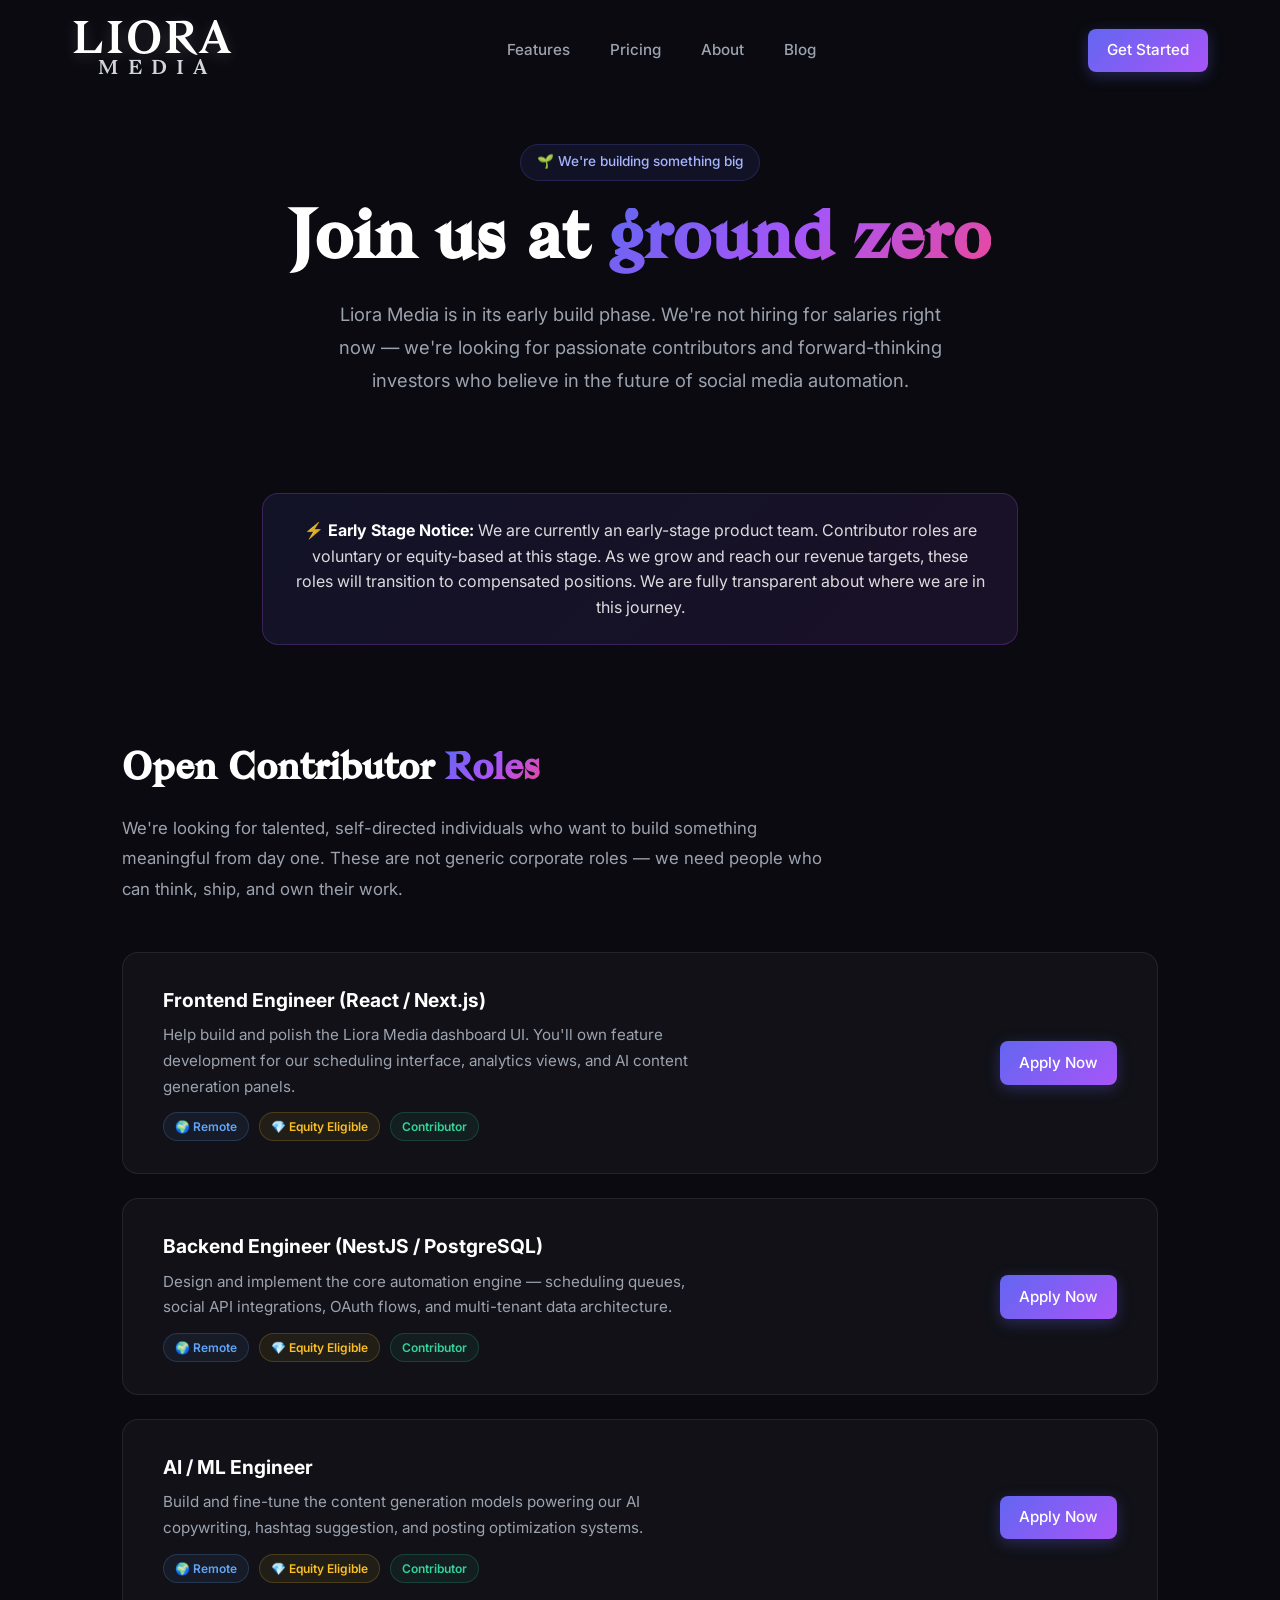
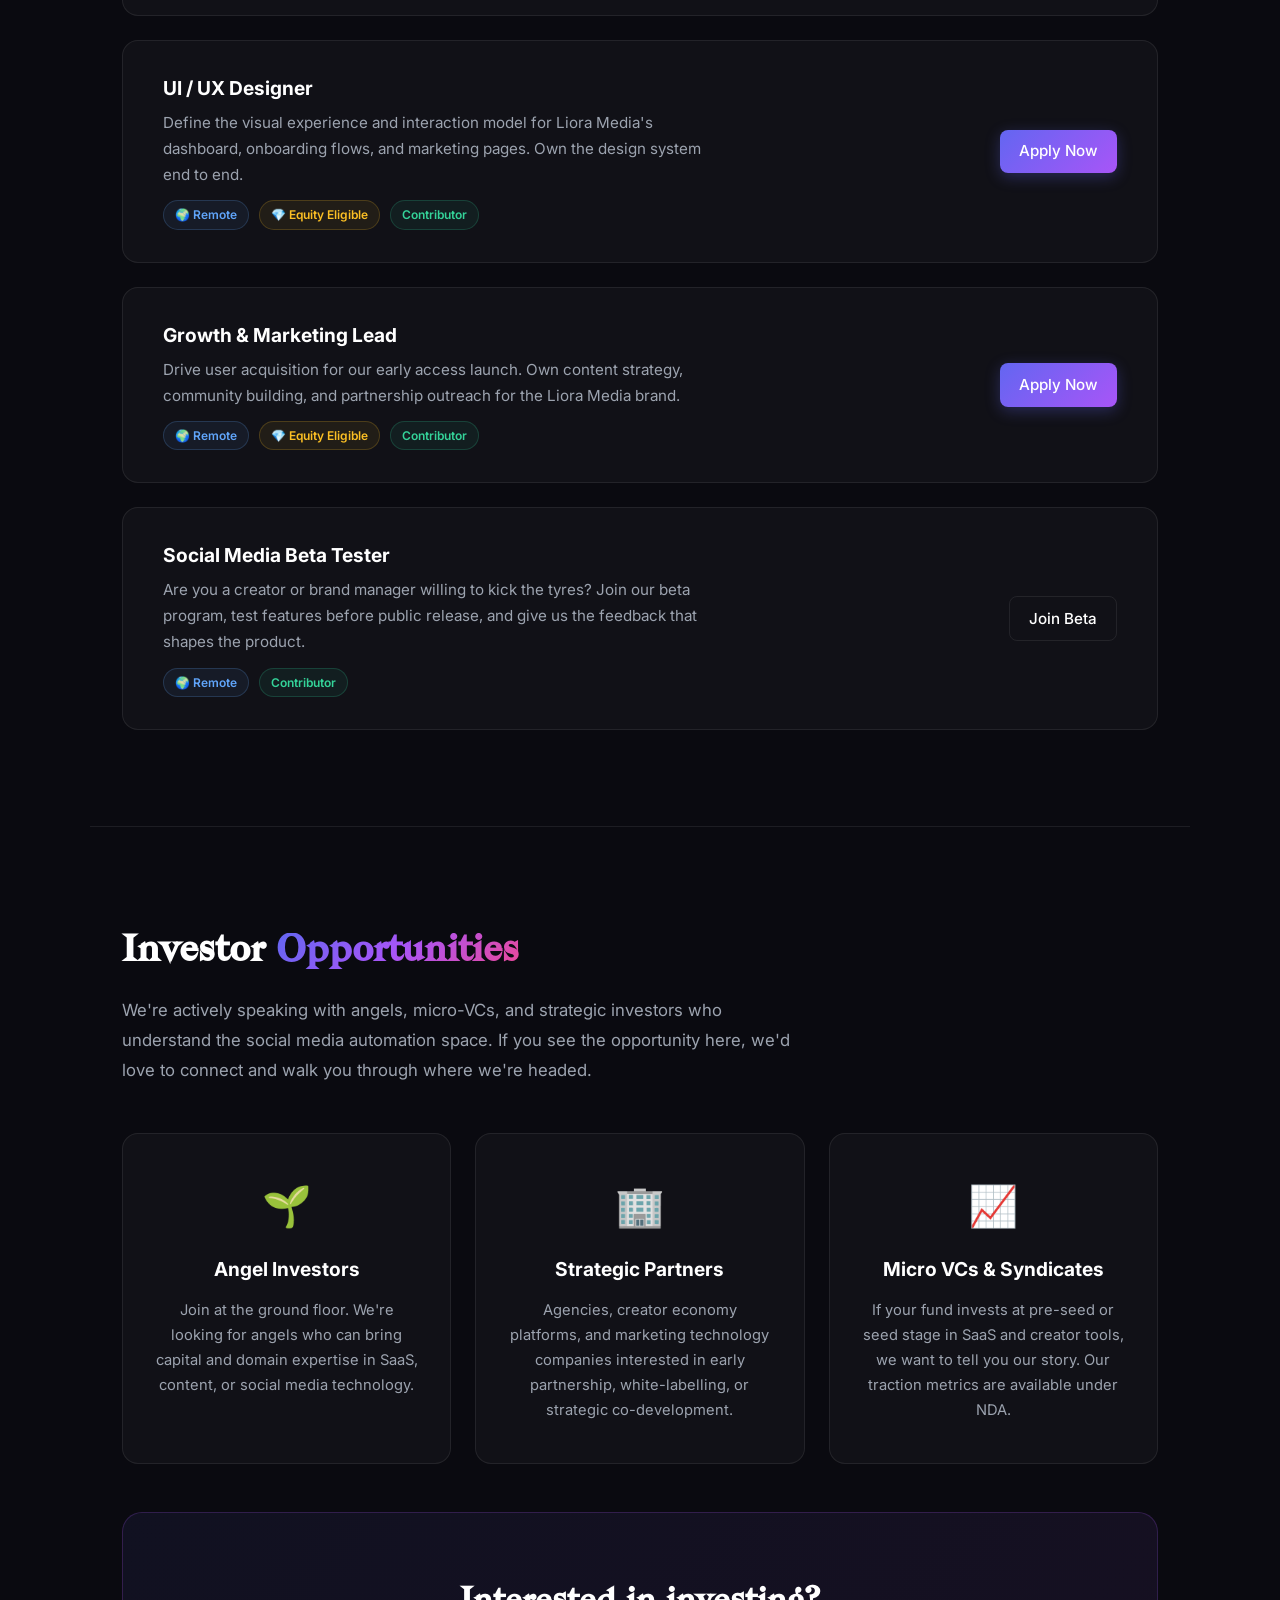
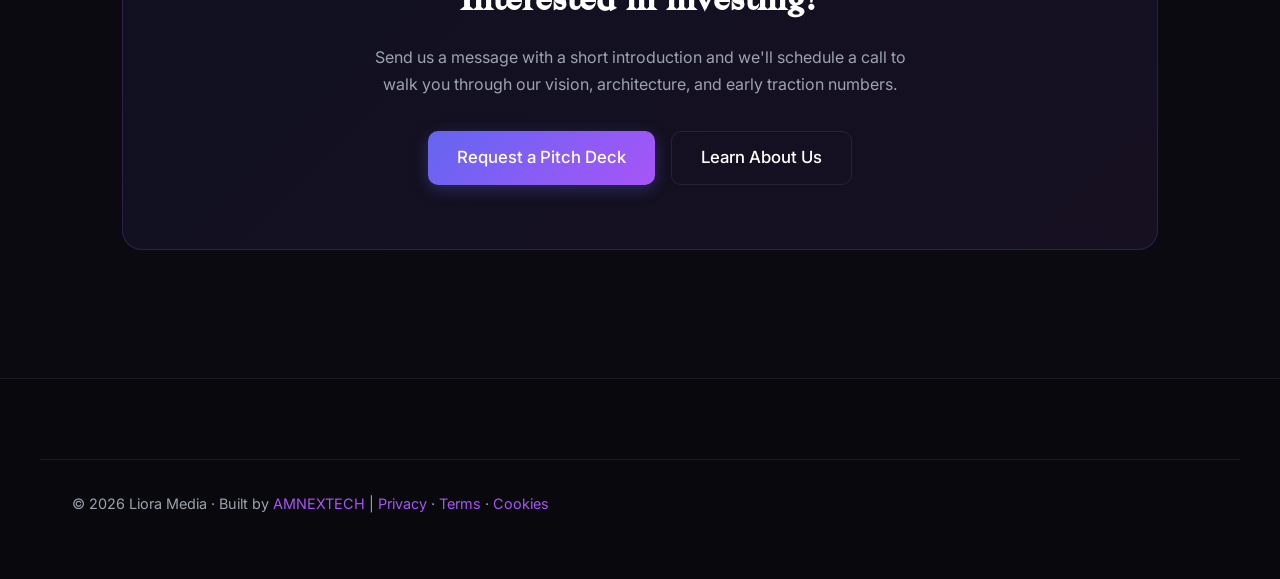
<file: careers.html>
<!DOCTYPE html>
<html lang="en">
<head>
    <meta charset="UTF-8">
    <meta name="viewport" content="width=device-width, initial-scale=1.0">
    <meta name="description" content="Careers at Liora Media – we're looking for contributors and investors to help build the future of social media automation.">
    <title>Careers & Investors | Liora Media</title>
    <link rel="preconnect" href="https://fonts.googleapis.com">
    <link rel="preconnect" href="https://fonts.gstatic.com" crossorigin>
    <link href="https://fonts.googleapis.com/css2?family=Inter:wght@300;400;500;600;700;800&display=swap" rel="stylesheet">
    <link rel="stylesheet" href="index.css">
    <style>
        /* ── Page Layout ─────────────── */
        .careers-hero {
            max-width: 820px;
            margin: 0 auto;
            padding: 9rem 2rem 4rem;
            text-align: center;
        }
        .careers-hero h1 {
            font-family: 'Bagnard', serif;
            font-size: clamp(2.6rem, 5.5vw, 4.2rem);
            margin-bottom: 1.2rem;
            line-height: 1.1;
        }
        .careers-hero p {
            color: var(--text-secondary);
            font-size: 1.15rem;
            max-width: 620px;
            margin: 0 auto;
            line-height: 1.8;
        }
        /* ── Phase Banner ─────────────── */
        .phase-banner {
            max-width: 820px;
            margin: 2rem auto 0;
            background: linear-gradient(135deg, rgba(99,102,241,0.1), rgba(168,85,247,0.1));
            border: 1px solid rgba(168,85,247,0.25);
            border-radius: 16px;
            padding: 1.5rem 2rem;
            text-align: center;
        }
        .phase-banner p { color: rgba(255,255,255,0.85); font-size: 1rem; margin: 0; line-height: 1.6; }
        .phase-banner strong { color: #fff; }
        /* ── Sections ─────────────────── */
        .careers-section {
            max-width: 1100px;
            margin: 0 auto;
            padding: 6rem 2rem;
        }
        .careers-section h2 {
            font-family: 'Bagnard', serif;
            font-size: 2.3rem;
            margin-bottom: 0.8rem;
        }
        .careers-section > p {
            color: var(--text-secondary);
            font-size: 1.05rem;
            max-width: 700px;
            line-height: 1.8;
            margin-bottom: 3rem;
        }
        /* ── Role Card ─────────────────── */
        .roles-grid {
            display: flex;
            flex-direction: column;
            gap: 1.5rem;
        }
        .role-card {
            background: var(--bg-card);
            border: 1px solid var(--border-color);
            border-radius: 16px;
            padding: 2rem 2.5rem;
            display: flex;
            justify-content: space-between;
            align-items: flex-start;
            gap: 2rem;
            transition: all 0.3s ease;
            flex-wrap: wrap;
        }
        .role-card:hover {
            background: var(--bg-card-hover);
            border-color: rgba(168,85,247,0.3);
            transform: translateX(4px);
        }
        .role-info h3 { font-size: 1.2rem; margin-bottom: 0.4rem; }
        .role-info p { color: var(--text-secondary); font-size: 0.95rem; max-width: 540px; line-height: 1.7; }
        .role-meta { display: flex; gap: 0.6rem; flex-wrap: wrap; margin-top: 0.8rem; }
        .role-tag {
            font-size: 0.75rem;
            font-weight: 600;
            padding: 0.25rem 0.7rem;
            border-radius: 20px;
            background: rgba(255,255,255,0.05);
            border: 1px solid rgba(255,255,255,0.1);
            color: var(--text-secondary);
        }
        .role-tag.volunteer { color: #34d399; border-color: rgba(52,211,153,0.2); background: rgba(52,211,153,0.07); }
        .role-tag.remote { color: #60a5fa; border-color: rgba(96,165,250,0.2); background: rgba(96,165,250,0.07); }
        .role-tag.equity { color: #fbbf24; border-color: rgba(251,191,36,0.2); background: rgba(251,191,36,0.07); }
        .role-apply { flex-shrink: 0; align-self: center; }
        /* ── Divider ───────────────────── */
        .section-divider {
            border: none;
            border-top: 1px solid var(--border-color);
            max-width: 1100px;
            margin: 0 auto;
        }
        /* ── Investor Section ─────────── */
        .investor-section {
            max-width: 1100px;
            padding: 6rem 2rem 8rem;
            margin: 0 auto;
        }
        .investor-section h2 {
            font-family: 'Bagnard', serif;
            font-size: 2.3rem;
            margin-bottom: 0.8rem;
        }
        .investor-section > p {
            color: var(--text-secondary);
            font-size: 1.05rem;
            max-width: 680px;
            line-height: 1.8;
            margin-bottom: 3rem;
        }
        .investor-grid {
            display: grid;
            grid-template-columns: repeat(auto-fit, minmax(270px, 1fr));
            gap: 1.5rem;
            margin-bottom: 3rem;
        }
        .investor-card {
            background: var(--bg-card);
            border: 1px solid var(--border-color);
            border-radius: 16px;
            padding: 2.5rem 2rem;
            text-align: center;
            transition: all 0.3s ease;
        }
        .investor-card:hover {
            transform: translateY(-6px);
            background: var(--bg-card-hover);
            border-color: rgba(99,102,241,0.3);
            box-shadow: 0 15px 35px rgba(0,0,0,0.3);
        }
        .investor-icon { font-size: 2.5rem; margin-bottom: 1rem; }
        .investor-card h3 { font-size: 1.2rem; margin-bottom: 0.8rem; }
        .investor-card p { color: var(--text-secondary); font-size: 0.92rem; line-height: 1.7; }
        /* ── CTA Box ───────────────────── */
        .join-cta {
            background: linear-gradient(135deg, rgba(99,102,241,0.08), rgba(168,85,247,0.08));
            border: 1px solid rgba(168,85,247,0.2);
            border-radius: 20px;
            padding: 4rem 3rem;
            text-align: center;
        }
        .join-cta h3 {
            font-family: 'Bagnard', serif;
            font-size: 2rem;
            margin-bottom: 1rem;
        }
        .join-cta p { color: var(--text-secondary); max-width: 560px; margin: 0 auto 2rem; line-height: 1.7; }
        .cta-buttons { display: flex; gap: 1rem; justify-content: center; flex-wrap: wrap; }
    </style>
</head>
<body>
    <!-- Header -->
    <header class="navbar" id="navbar">
        <div class="nav-container">
            <a href="index.html" class="css-logo" aria-label="Liora Media">
                <div class="css-logo-wrapper">
                    <span class="liora-text">LIORA</span>
                    <span class="media-text">MEDIA</span>
                </div>
            </a>
            <nav class="nav-links">
                <a href="index.html#features">Features</a>
                <a href="index.html#pricing">Pricing</a>
                <a href="about.html">About</a>
                <a href="blog.html">Blog</a>
            </nav>
            <div class="nav-actions">
                <a href="index.html#contact" class="btn-primary">Get Started</a>
            </div>
        </div>
    </header>

    <main>
        <!-- Hero -->
        <section class="careers-hero">
            <div class="badge">🌱 We're building something big</div>
            <h1>Join us at <span class="gradient-text">ground zero</span></h1>
            <p>Liora Media is in its early build phase. We're not hiring for salaries right now — we're looking for passionate contributors and forward-thinking investors who believe in the future of social media automation.</p>
        </section>

        <!-- Phase Notice -->
        <div style="max-width:820px; margin: 0 auto; padding: 0 2rem;">
            <div class="phase-banner">
                <p>⚡ <strong>Early Stage Notice:</strong> We are currently an early-stage product team. Contributor roles are voluntary or equity-based at this stage. As we grow and reach our revenue targets, these roles will transition to compensated positions. We are fully transparent about where we are in this journey.</p>
            </div>
        </div>

        <!-- Contributor Roles -->
        <section class="careers-section">
            <h2>Open Contributor <span class="gradient-text">Roles</span></h2>
            <p>We're looking for talented, self-directed individuals who want to build something meaningful from day one. These are not generic corporate roles — we need people who can think, ship, and own their work.</p>

            <div class="roles-grid">
                <div class="role-card">
                    <div class="role-info">
                        <h3>Frontend Engineer (React / Next.js)</h3>
                        <p>Help build and polish the Liora Media dashboard UI. You'll own feature development for our scheduling interface, analytics views, and AI content generation panels.</p>
                        <div class="role-meta">
                            <span class="role-tag remote">🌍 Remote</span>
                            <span class="role-tag equity">💎 Equity Eligible</span>
                            <span class="role-tag volunteer">Contributor</span>
                        </div>
                    </div>
                    <div class="role-apply">
                        <a href="mailto:lioramedia.official@gmail.com?subject=Contributor Application – Frontend Engineer" class="btn-primary">Apply Now</a>
                    </div>
                </div>

                <div class="role-card">
                    <div class="role-info">
                        <h3>Backend Engineer (NestJS / PostgreSQL)</h3>
                        <p>Design and implement the core automation engine — scheduling queues, social API integrations, OAuth flows, and multi-tenant data architecture.</p>
                        <div class="role-meta">
                            <span class="role-tag remote">🌍 Remote</span>
                            <span class="role-tag equity">💎 Equity Eligible</span>
                            <span class="role-tag volunteer">Contributor</span>
                        </div>
                    </div>
                    <div class="role-apply">
                        <a href="mailto:lioramedia.official@gmail.com?subject=Contributor Application – Backend Engineer" class="btn-primary">Apply Now</a>
                    </div>
                </div>

                <div class="role-card">
                    <div class="role-info">
                        <h3>AI / ML Engineer</h3>
                        <p>Build and fine-tune the content generation models powering our AI copywriting, hashtag suggestion, and posting optimization systems.</p>
                        <div class="role-meta">
                            <span class="role-tag remote">🌍 Remote</span>
                            <span class="role-tag equity">💎 Equity Eligible</span>
                            <span class="role-tag volunteer">Contributor</span>
                        </div>
                    </div>
                    <div class="role-apply">
                        <a href="mailto:lioramedia.official@gmail.com?subject=Contributor Application – AI Engineer" class="btn-primary">Apply Now</a>
                    </div>
                </div>

                <div class="role-card">
                    <div class="role-info">
                        <h3>UI / UX Designer</h3>
                        <p>Define the visual experience and interaction model for Liora Media's dashboard, onboarding flows, and marketing pages. Own the design system end to end.</p>
                        <div class="role-meta">
                            <span class="role-tag remote">🌍 Remote</span>
                            <span class="role-tag equity">💎 Equity Eligible</span>
                            <span class="role-tag volunteer">Contributor</span>
                        </div>
                    </div>
                    <div class="role-apply">
                        <a href="mailto:lioramedia.official@gmail.com?subject=Contributor Application – UI/UX Designer" class="btn-primary">Apply Now</a>
                    </div>
                </div>

                <div class="role-card">
                    <div class="role-info">
                        <h3>Growth & Marketing Lead</h3>
                        <p>Drive user acquisition for our early access launch. Own content strategy, community building, and partnership outreach for the Liora Media brand.</p>
                        <div class="role-meta">
                            <span class="role-tag remote">🌍 Remote</span>
                            <span class="role-tag equity">💎 Equity Eligible</span>
                            <span class="role-tag volunteer">Contributor</span>
                        </div>
                    </div>
                    <div class="role-apply">
                        <a href="mailto:lioramedia.official@gmail.com?subject=Contributor Application – Growth Lead" class="btn-primary">Apply Now</a>
                    </div>
                </div>

                <div class="role-card">
                    <div class="role-info">
                        <h3>Social Media Beta Tester</h3>
                        <p>Are you a creator or brand manager willing to kick the tyres? Join our beta program, test features before public release, and give us the feedback that shapes the product.</p>
                        <div class="role-meta">
                            <span class="role-tag remote">🌍 Remote</span>
                            <span class="role-tag volunteer">Contributor</span>
                        </div>
                    </div>
                    <div class="role-apply">
                        <a href="mailto:lioramedia.official@gmail.com?subject=Beta Tester Application" class="btn-secondary">Join Beta</a>
                    </div>
                </div>
            </div>
        </section>

        <hr class="section-divider">

        <!-- Investor Section -->
        <section class="investor-section">
            <h2>Investor <span class="gradient-text">Opportunities</span></h2>
            <p>We're actively speaking with angels, micro-VCs, and strategic investors who understand the social media automation space. If you see the opportunity here, we'd love to connect and walk you through where we're headed.</p>

            <div class="investor-grid">
                <div class="investor-card">
                    <div class="investor-icon">🌱</div>
                    <h3>Angel Investors</h3>
                    <p>Join at the ground floor. We're looking for angels who can bring capital and domain expertise in SaaS, content, or social media technology.</p>
                </div>
                <div class="investor-card">
                    <div class="investor-icon">🏢</div>
                    <h3>Strategic Partners</h3>
                    <p>Agencies, creator economy platforms, and marketing technology companies interested in early partnership, white-labelling, or strategic co-development.</p>
                </div>
                <div class="investor-card">
                    <div class="investor-icon">📈</div>
                    <h3>Micro VCs & Syndicates</h3>
                    <p>If your fund invests at pre-seed or seed stage in SaaS and creator tools, we want to tell you our story. Our traction metrics are available under NDA.</p>
                </div>
            </div>

            <div class="join-cta">
                <h3>Interested in investing?</h3>
                <p>Send us a message with a short introduction and we'll schedule a call to walk you through our vision, architecture, and early traction numbers.</p>
                <div class="cta-buttons">
                    <a href="mailto:lioramedia.official@gmail.com?subject=Investment Enquiry – Liora Media" class="btn-primary btn-large">Request a Pitch Deck</a>
                    <a href="about.html" class="btn-secondary btn-large">Learn About Us</a>
                </div>
            </div>
        </section>
    </main>

    <!-- Footer -->
    <footer class="footer">
        <div class="footer-bottom" style="text-align:center; padding: 2rem;">
            <p>&copy; 2026 Liora Media · Built by <a href="https://amnextech.com" target="_blank" style="color:var(--accent-2)">AMNEXTECH</a> | <a href="privacy.html" style="color:var(--accent-2)">Privacy</a> · <a href="terms.html" style="color:var(--accent-2)">Terms</a> · <a href="cookie-policy.html" style="color:var(--accent-2)">Cookies</a></p>
        </div>
    </footer>

    <script src="index.js"></script>
</body>
</html>
</file>
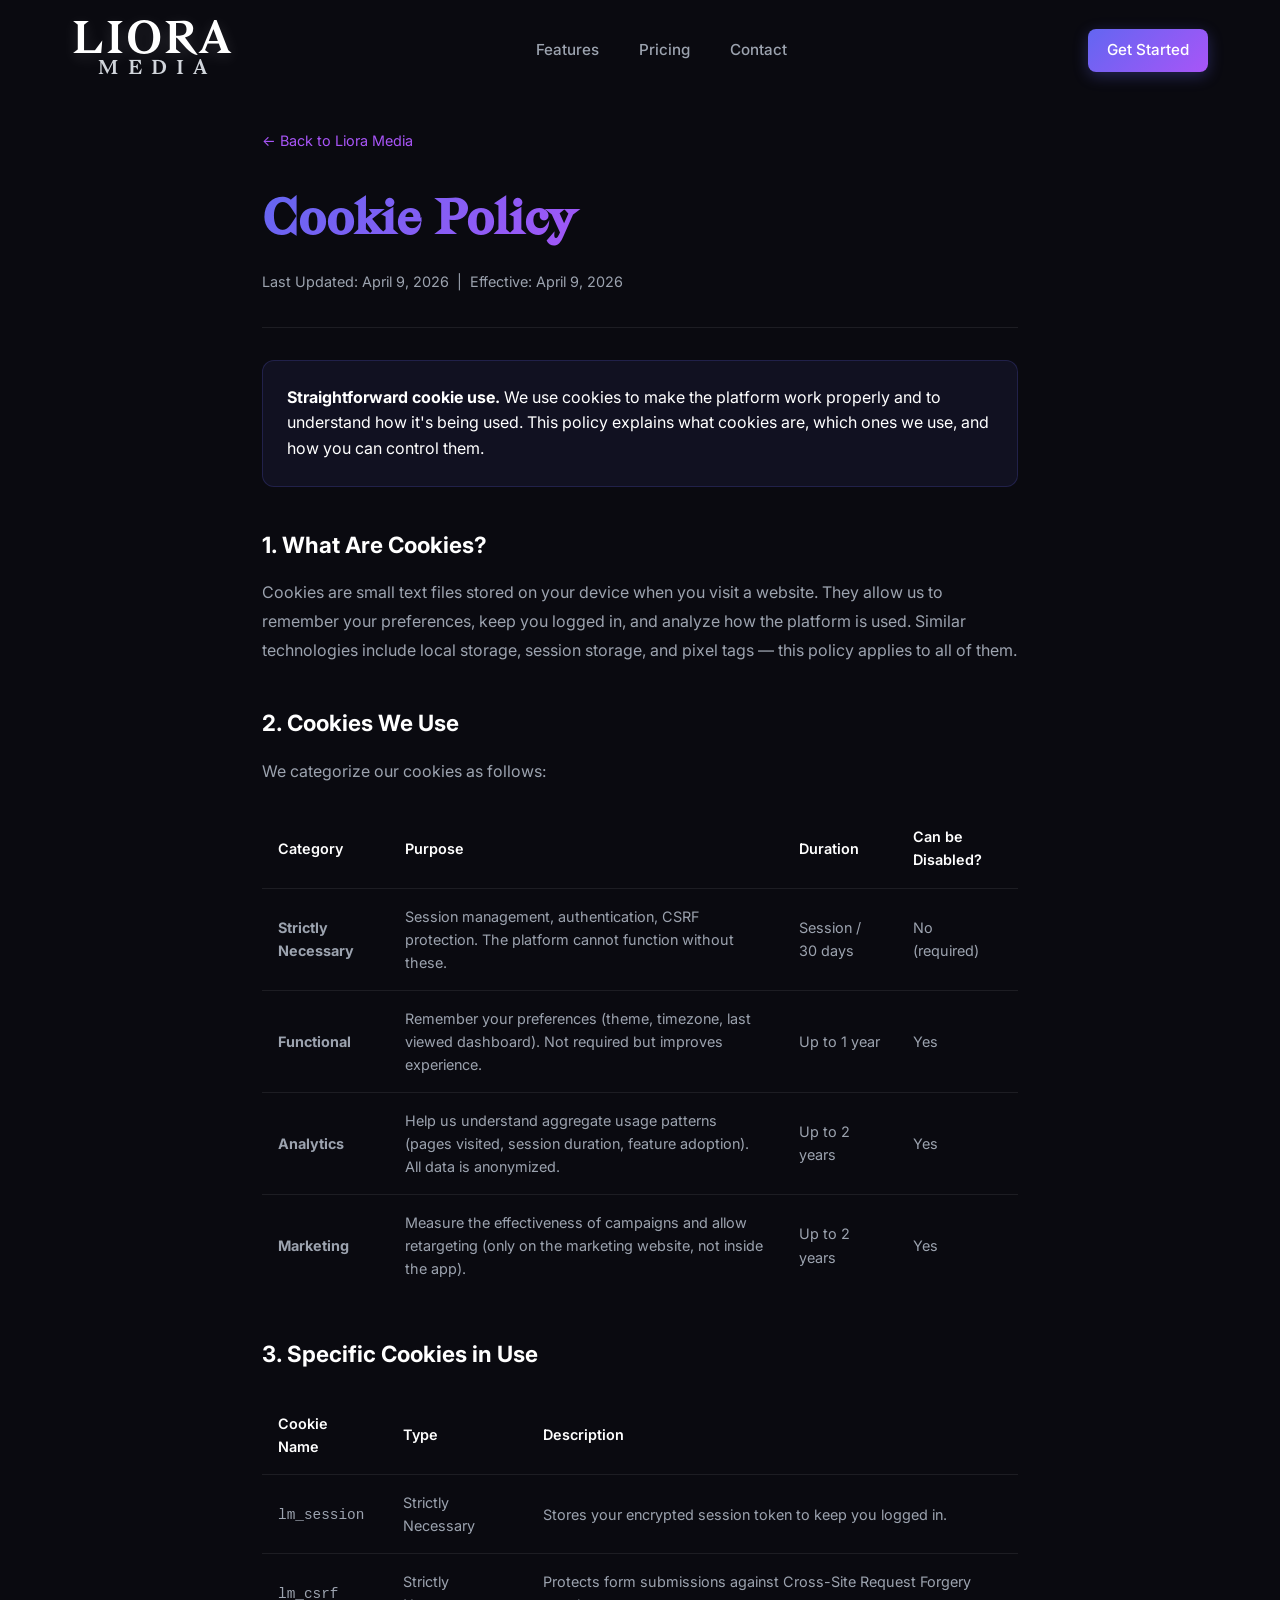
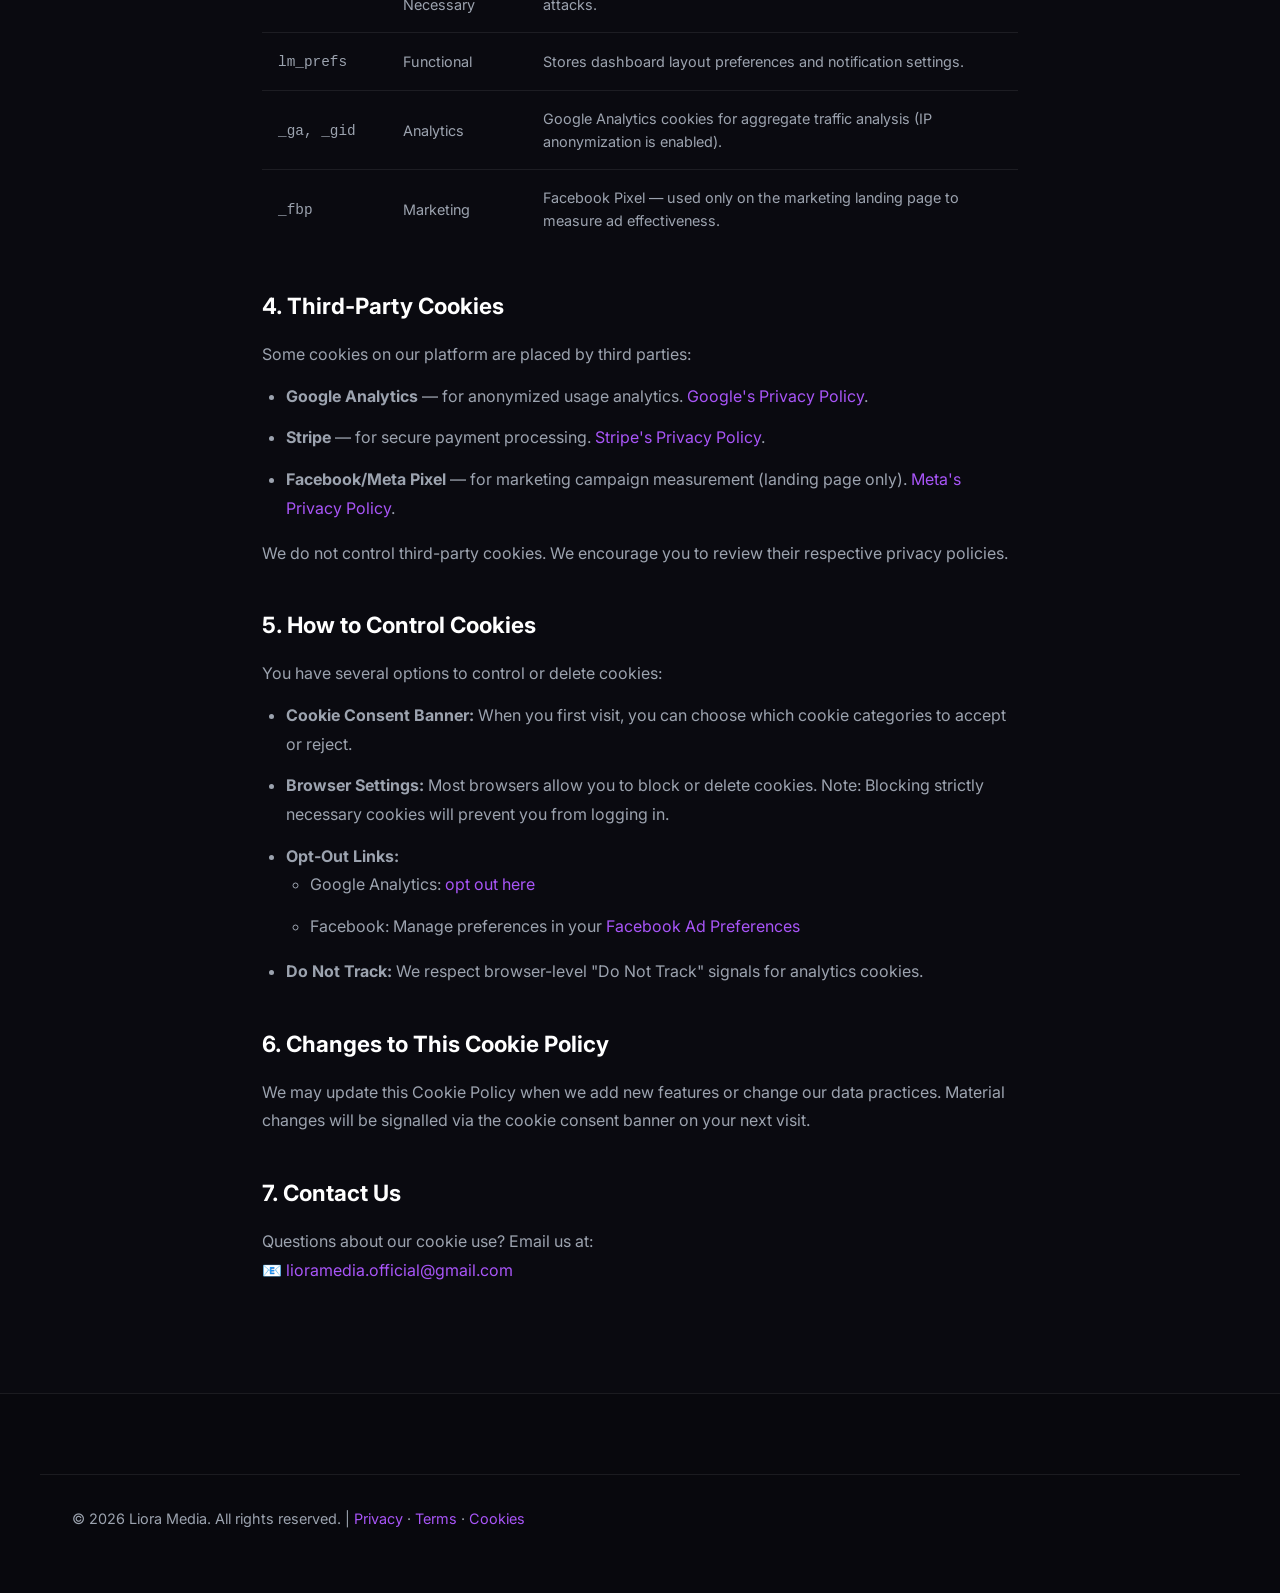
<file: cookie-policy.html>
<!DOCTYPE html>
<html lang="en">
<head>
    <meta charset="UTF-8">
    <meta name="viewport" content="width=device-width, initial-scale=1.0">
    <meta name="description" content="Liora Media Cookie Policy – understand how we use cookies and tracking technologies.">
    <title>Cookie Policy | Liora Media</title>
    <link rel="preconnect" href="https://fonts.googleapis.com">
    <link rel="preconnect" href="https://fonts.gstatic.com" crossorigin>
    <link href="https://fonts.googleapis.com/css2?family=Inter:wght@300;400;500;600;700;800&display=swap" rel="stylesheet">
    <link rel="stylesheet" href="index.css">
    <style>
        .legal-page { max-width: 820px; margin: 0 auto; padding: 8rem 2rem 6rem; }
        .legal-page h1 { font-family: 'Bagnard', serif; font-size: 3rem; margin-bottom: 0.5rem; }
        .legal-meta { color: var(--text-secondary); font-size: 0.9rem; margin-bottom: 3rem; border-bottom: 1px solid var(--border-color); padding-bottom: 2rem; }
        .legal-page h2 { font-size: 1.4rem; margin: 2.5rem 0 1rem; color: #fff; }
        .legal-page p, .legal-page li { color: var(--text-secondary); line-height: 1.8; margin-bottom: 0.8rem; }
        .legal-page ul { padding-left: 1.5rem; margin-bottom: 1rem; }
        .legal-page a { color: var(--accent-2); }
        .legal-page a:hover { color: var(--accent-3); }
        .back-link { display: inline-flex; align-items: center; gap: 0.4rem; color: var(--text-secondary); margin-bottom: 2rem; font-size: 0.9rem; transition: color 0.2s; }
        .back-link:hover { color: #fff; }
        .legal-callout { background: rgba(99,102,241,0.08); border: 1px solid rgba(99,102,241,0.2); border-radius: 12px; padding: 1.5rem; margin: 2rem 0; }
        .cookie-table { width: 100%; border-collapse: collapse; margin: 1.5rem 0; }
        .cookie-table th, .cookie-table td { padding: 1rem; text-align: left; border-bottom: 1px solid var(--border-color); font-size: 0.9rem; }
        .cookie-table th { color: #fff; font-weight: 600; }
        .cookie-table td { color: var(--text-secondary); }
        .cookie-table tr:last-child td { border-bottom: none; }
    </style>
</head>
<body>
    <!-- Header -->
    <header class="navbar" id="navbar">
        <div class="nav-container">
            <a href="index.html" class="css-logo" aria-label="Liora Media">
                <div class="css-logo-wrapper">
                    <span class="liora-text">LIORA</span>
                    <span class="media-text">MEDIA</span>
                </div>
            </a>
            <nav class="nav-links">
                <a href="index.html#features">Features</a>
                <a href="index.html#pricing">Pricing</a>
                <a href="index.html#contact">Contact</a>
            </nav>
            <div class="nav-actions">
                <a href="index.html#contact" class="btn-primary">Get Started</a>
            </div>
        </div>
    </header>

    <main>
        <div class="legal-page">
            <a href="index.html" class="back-link">← Back to Liora Media</a>

            <h1 class="gradient-text">Cookie Policy</h1>
            <p class="legal-meta">Last Updated: April 9, 2026 &nbsp;|&nbsp; Effective: April 9, 2026</p>

            <div class="legal-callout">
                <strong>Straightforward cookie use.</strong> We use cookies to make the platform work properly and to understand how it's being used. This policy explains what cookies are, which ones we use, and how you can control them.
            </div>

            <h2>1. What Are Cookies?</h2>
            <p>Cookies are small text files stored on your device when you visit a website. They allow us to remember your preferences, keep you logged in, and analyze how the platform is used. Similar technologies include local storage, session storage, and pixel tags — this policy applies to all of them.</p>

            <h2>2. Cookies We Use</h2>
            <p>We categorize our cookies as follows:</p>

            <table class="cookie-table">
                <thead>
                    <tr>
                        <th>Category</th>
                        <th>Purpose</th>
                        <th>Duration</th>
                        <th>Can be Disabled?</th>
                    </tr>
                </thead>
                <tbody>
                    <tr>
                        <td><strong>Strictly Necessary</strong></td>
                        <td>Session management, authentication, CSRF protection. The platform cannot function without these.</td>
                        <td>Session / 30 days</td>
                        <td>No (required)</td>
                    </tr>
                    <tr>
                        <td><strong>Functional</strong></td>
                        <td>Remember your preferences (theme, timezone, last viewed dashboard). Not required but improves experience.</td>
                        <td>Up to 1 year</td>
                        <td>Yes</td>
                    </tr>
                    <tr>
                        <td><strong>Analytics</strong></td>
                        <td>Help us understand aggregate usage patterns (pages visited, session duration, feature adoption). All data is anonymized.</td>
                        <td>Up to 2 years</td>
                        <td>Yes</td>
                    </tr>
                    <tr>
                        <td><strong>Marketing</strong></td>
                        <td>Measure the effectiveness of campaigns and allow retargeting (only on the marketing website, not inside the app).</td>
                        <td>Up to 2 years</td>
                        <td>Yes</td>
                    </tr>
                </tbody>
            </table>

            <h2>3. Specific Cookies in Use</h2>
            <table class="cookie-table">
                <thead>
                    <tr>
                        <th>Cookie Name</th>
                        <th>Type</th>
                        <th>Description</th>
                    </tr>
                </thead>
                <tbody>
                    <tr>
                        <td><code>lm_session</code></td>
                        <td>Strictly Necessary</td>
                        <td>Stores your encrypted session token to keep you logged in.</td>
                    </tr>
                    <tr>
                        <td><code>lm_csrf</code></td>
                        <td>Strictly Necessary</td>
                        <td>Protects form submissions against Cross-Site Request Forgery attacks.</td>
                    </tr>
                    <tr>
                        <td><code>lm_prefs</code></td>
                        <td>Functional</td>
                        <td>Stores dashboard layout preferences and notification settings.</td>
                    </tr>
                    <tr>
                        <td><code>_ga, _gid</code></td>
                        <td>Analytics</td>
                        <td>Google Analytics cookies for aggregate traffic analysis (IP anonymization is enabled).</td>
                    </tr>
                    <tr>
                        <td><code>_fbp</code></td>
                        <td>Marketing</td>
                        <td>Facebook Pixel — used only on the marketing landing page to measure ad effectiveness.</td>
                    </tr>
                </tbody>
            </table>

            <h2>4. Third-Party Cookies</h2>
            <p>Some cookies on our platform are placed by third parties:</p>
            <ul>
                <li><strong>Google Analytics</strong> — for anonymized usage analytics. <a href="https://policies.google.com/privacy" target="_blank" rel="noopener">Google's Privacy Policy</a>.</li>
                <li><strong>Stripe</strong> — for secure payment processing. <a href="https://stripe.com/privacy" target="_blank" rel="noopener">Stripe's Privacy Policy</a>.</li>
                <li><strong>Facebook/Meta Pixel</strong> — for marketing campaign measurement (landing page only). <a href="https://www.facebook.com/privacy/policy" target="_blank" rel="noopener">Meta's Privacy Policy</a>.</li>
            </ul>
            <p>We do not control third-party cookies. We encourage you to review their respective privacy policies.</p>

            <h2>5. How to Control Cookies</h2>
            <p>You have several options to control or delete cookies:</p>
            <ul>
                <li><strong>Cookie Consent Banner:</strong> When you first visit, you can choose which cookie categories to accept or reject.</li>
                <li><strong>Browser Settings:</strong> Most browsers allow you to block or delete cookies. Note: Blocking strictly necessary cookies will prevent you from logging in.</li>
                <li><strong>Opt-Out Links:</strong>
                    <ul>
                        <li>Google Analytics: <a href="https://tools.google.com/dlpage/gaoptout" target="_blank" rel="noopener">opt out here</a></li>
                        <li>Facebook: Manage preferences in your <a href="https://www.facebook.com/ads/preferences" target="_blank" rel="noopener">Facebook Ad Preferences</a></li>
                    </ul>
                </li>
                <li><strong>Do Not Track:</strong> We respect browser-level "Do Not Track" signals for analytics cookies.</li>
            </ul>

            <h2>6. Changes to This Cookie Policy</h2>
            <p>We may update this Cookie Policy when we add new features or change our data practices. Material changes will be signalled via the cookie consent banner on your next visit.</p>

            <h2>7. Contact Us</h2>
            <p>Questions about our cookie use? Email us at:<br>
            📧 <a href="mailto:lioramedia.official@gmail.com">lioramedia.official@gmail.com</a></p>
        </div>
    </main>

    <footer class="footer">
        <div class="footer-bottom" style="text-align:center; padding: 2rem;">
            <p>&copy; 2026 Liora Media. All rights reserved. | <a href="privacy.html" style="color:var(--accent-2)">Privacy</a> · <a href="terms.html" style="color:var(--accent-2)">Terms</a> · <a href="cookie-policy.html" style="color:var(--accent-2)">Cookies</a></p>
        </div>
    </footer>

    <script src="index.js"></script>
</body>
</html>
</file>
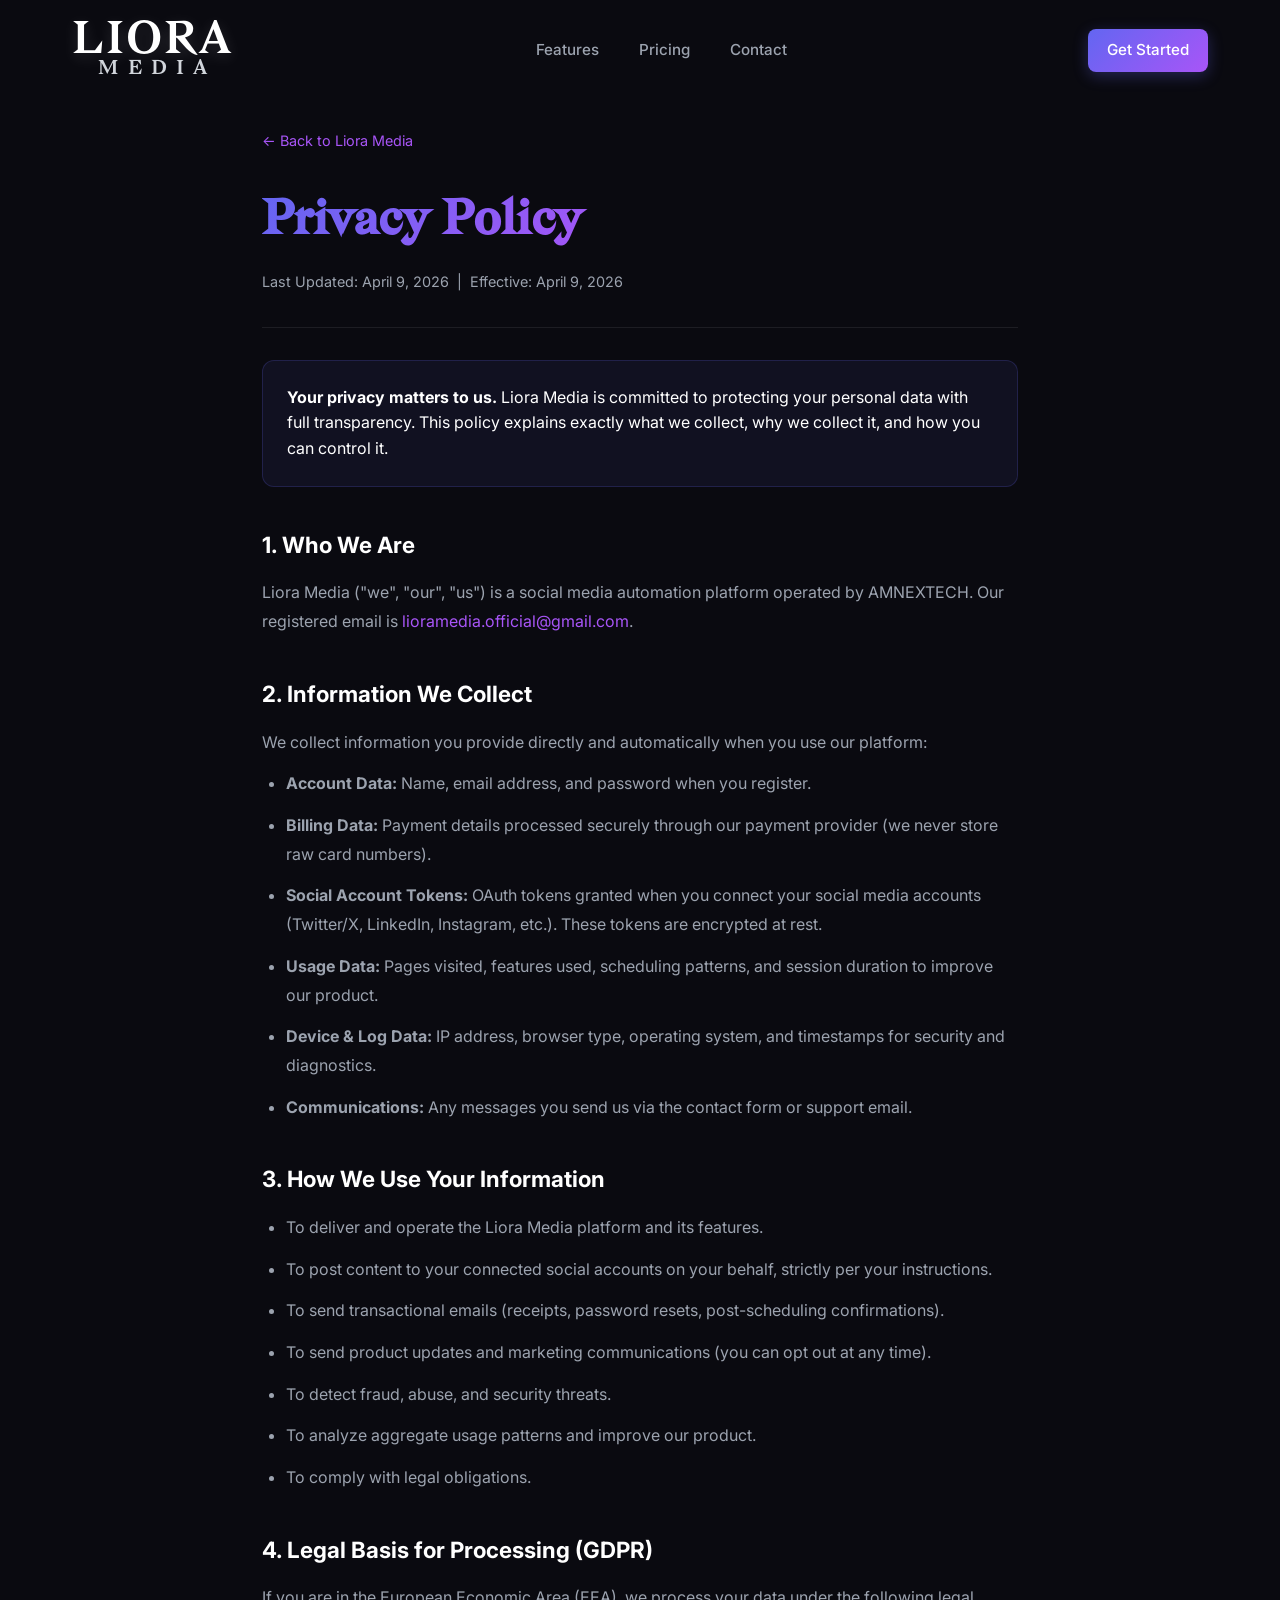
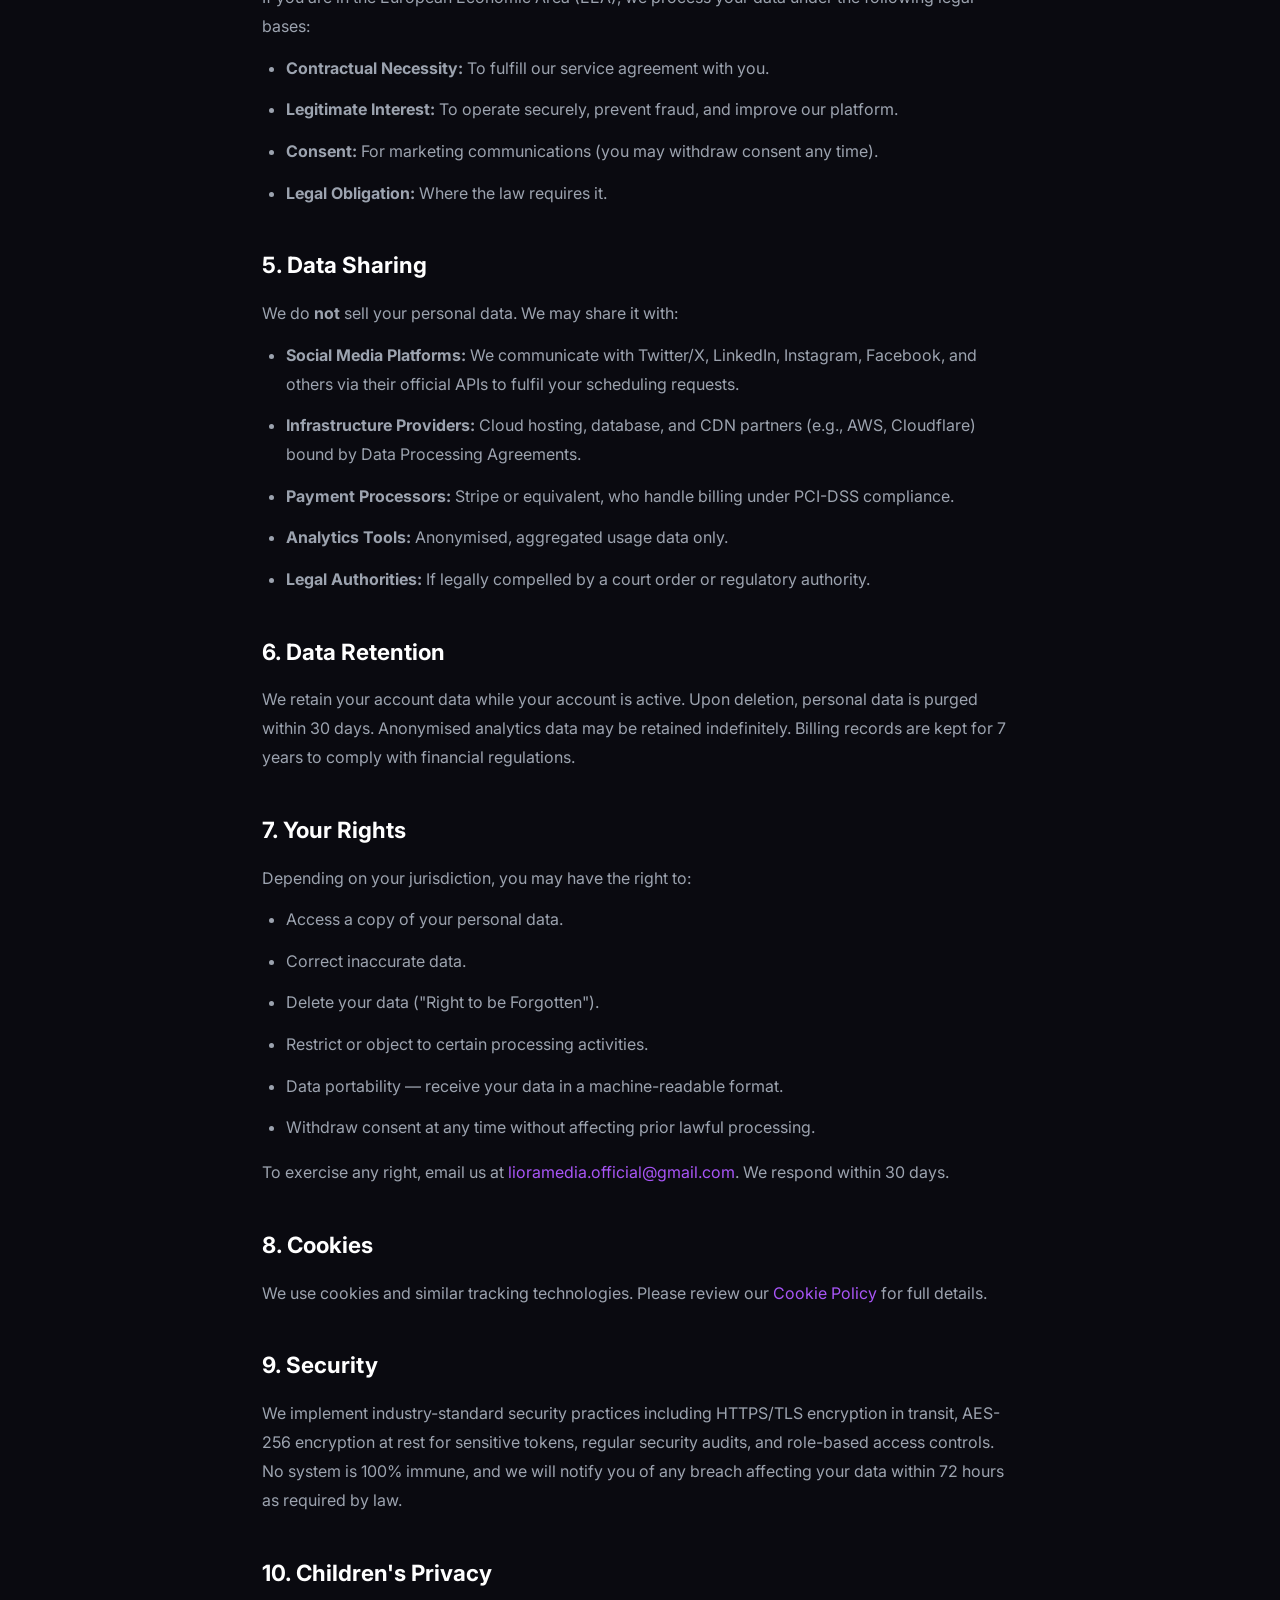
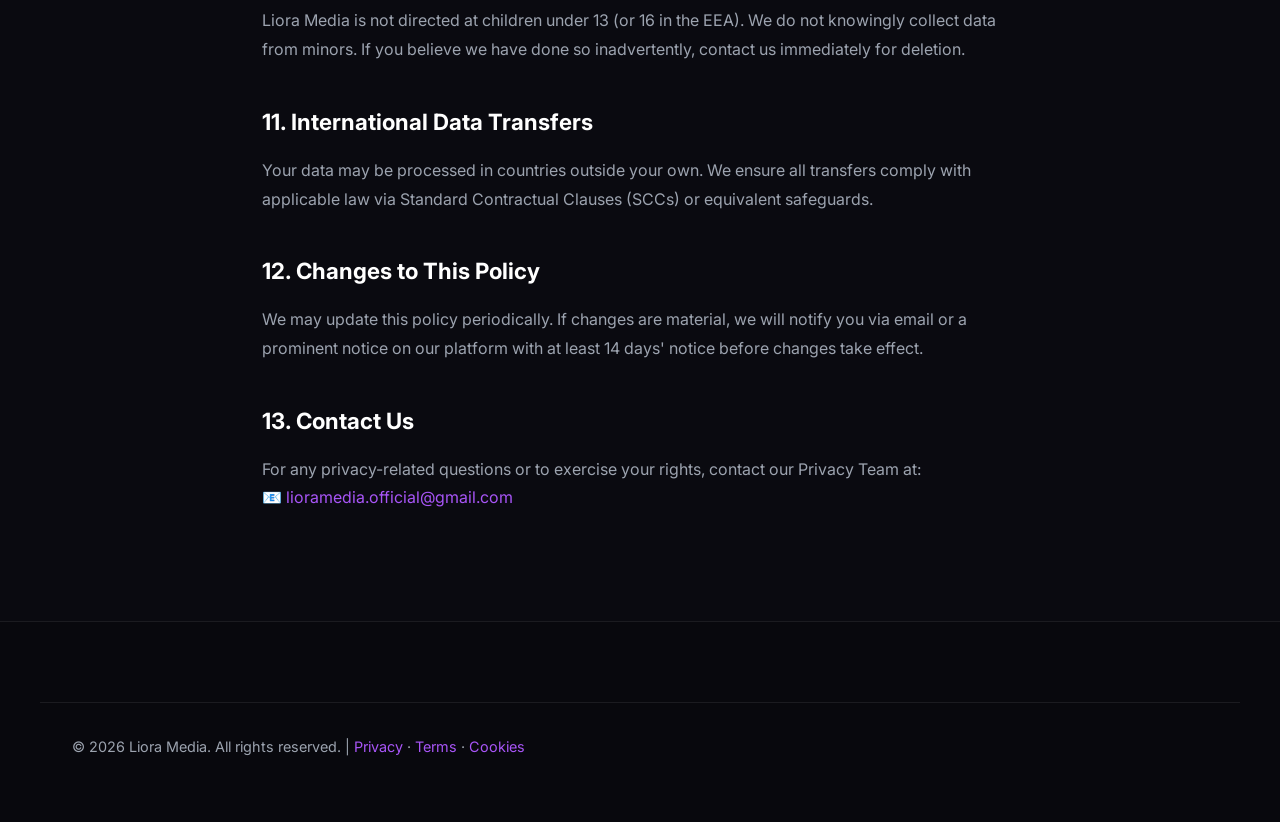
<file: privacy.html>
<!DOCTYPE html>
<html lang="en">
<head>
    <meta charset="UTF-8">
    <meta name="viewport" content="width=device-width, initial-scale=1.0">
    <meta name="description" content="Liora Media Privacy Policy – learn how we collect, use, and protect your personal data.">
    <title>Privacy Policy | Liora Media</title>
    <link rel="preconnect" href="https://fonts.googleapis.com">
    <link rel="preconnect" href="https://fonts.gstatic.com" crossorigin>
    <link href="https://fonts.googleapis.com/css2?family=Inter:wght@300;400;500;600;700;800&display=swap" rel="stylesheet">
    <link rel="stylesheet" href="index.css">
    <style>
        .legal-page { max-width: 820px; margin: 0 auto; padding: 8rem 2rem 6rem; }
        .legal-page h1 { font-family: 'Bagnard', serif; font-size: 3rem; margin-bottom: 0.5rem; }
        .legal-meta { color: var(--text-secondary); font-size: 0.9rem; margin-bottom: 3rem; border-bottom: 1px solid var(--border-color); padding-bottom: 2rem; }
        .legal-page h2 { font-size: 1.4rem; margin: 2.5rem 0 1rem; color: #fff; }
        .legal-page p, .legal-page li { color: var(--text-secondary); line-height: 1.8; margin-bottom: 0.8rem; }
        .legal-page ul { padding-left: 1.5rem; margin-bottom: 1rem; }
        .legal-page a { color: var(--accent-2); }
        .legal-page a:hover { color: var(--accent-3); }
        .back-link { display: inline-flex; align-items: center; gap: 0.4rem; color: var(--text-secondary); margin-bottom: 2rem; font-size: 0.9rem; transition: color 0.2s; }
        .back-link:hover { color: #fff; }
        .legal-callout { background: rgba(99,102,241,0.08); border: 1px solid rgba(99,102,241,0.2); border-radius: 12px; padding: 1.5rem; margin: 2rem 0; }
    </style>
</head>
<body>
    <!-- Header -->
    <header class="navbar" id="navbar">
        <div class="nav-container">
            <a href="index.html" class="css-logo" aria-label="Liora Media">
                <div class="css-logo-wrapper">
                    <span class="liora-text">LIORA</span>
                    <span class="media-text">MEDIA</span>
                </div>
            </a>
            <nav class="nav-links">
                <a href="index.html#features">Features</a>
                <a href="index.html#pricing">Pricing</a>
                <a href="index.html#contact">Contact</a>
            </nav>
            <div class="nav-actions">
                <a href="index.html#contact" class="btn-primary">Get Started</a>
            </div>
        </div>
    </header>

    <main>
        <div class="legal-page">
            <a href="index.html" class="back-link">← Back to Liora Media</a>

            <h1 class="gradient-text">Privacy Policy</h1>
            <p class="legal-meta">Last Updated: April 9, 2026 &nbsp;|&nbsp; Effective: April 9, 2026</p>

            <div class="legal-callout">
                <strong>Your privacy matters to us.</strong> Liora Media is committed to protecting your personal data with full transparency. This policy explains exactly what we collect, why we collect it, and how you can control it.
            </div>

            <h2>1. Who We Are</h2>
            <p>Liora Media ("we", "our", "us") is a social media automation platform operated by AMNEXTECH. Our registered email is <a href="mailto:lioramedia.official@gmail.com">lioramedia.official@gmail.com</a>.</p>

            <h2>2. Information We Collect</h2>
            <p>We collect information you provide directly and automatically when you use our platform:</p>
            <ul>
                <li><strong>Account Data:</strong> Name, email address, and password when you register.</li>
                <li><strong>Billing Data:</strong> Payment details processed securely through our payment provider (we never store raw card numbers).</li>
                <li><strong>Social Account Tokens:</strong> OAuth tokens granted when you connect your social media accounts (Twitter/X, LinkedIn, Instagram, etc.). These tokens are encrypted at rest.</li>
                <li><strong>Usage Data:</strong> Pages visited, features used, scheduling patterns, and session duration to improve our product.</li>
                <li><strong>Device & Log Data:</strong> IP address, browser type, operating system, and timestamps for security and diagnostics.</li>
                <li><strong>Communications:</strong> Any messages you send us via the contact form or support email.</li>
            </ul>

            <h2>3. How We Use Your Information</h2>
            <ul>
                <li>To deliver and operate the Liora Media platform and its features.</li>
                <li>To post content to your connected social accounts on your behalf, strictly per your instructions.</li>
                <li>To send transactional emails (receipts, password resets, post-scheduling confirmations).</li>
                <li>To send product updates and marketing communications (you can opt out at any time).</li>
                <li>To detect fraud, abuse, and security threats.</li>
                <li>To analyze aggregate usage patterns and improve our product.</li>
                <li>To comply with legal obligations.</li>
            </ul>

            <h2>4. Legal Basis for Processing (GDPR)</h2>
            <p>If you are in the European Economic Area (EEA), we process your data under the following legal bases:</p>
            <ul>
                <li><strong>Contractual Necessity:</strong> To fulfill our service agreement with you.</li>
                <li><strong>Legitimate Interest:</strong> To operate securely, prevent fraud, and improve our platform.</li>
                <li><strong>Consent:</strong> For marketing communications (you may withdraw consent any time).</li>
                <li><strong>Legal Obligation:</strong> Where the law requires it.</li>
            </ul>

            <h2>5. Data Sharing</h2>
            <p>We do <strong>not</strong> sell your personal data. We may share it with:</p>
            <ul>
                <li><strong>Social Media Platforms:</strong> We communicate with Twitter/X, LinkedIn, Instagram, Facebook, and others via their official APIs to fulfil your scheduling requests.</li>
                <li><strong>Infrastructure Providers:</strong> Cloud hosting, database, and CDN partners (e.g., AWS, Cloudflare) bound by Data Processing Agreements.</li>
                <li><strong>Payment Processors:</strong> Stripe or equivalent, who handle billing under PCI-DSS compliance.</li>
                <li><strong>Analytics Tools:</strong> Anonymised, aggregated usage data only.</li>
                <li><strong>Legal Authorities:</strong> If legally compelled by a court order or regulatory authority.</li>
            </ul>

            <h2>6. Data Retention</h2>
            <p>We retain your account data while your account is active. Upon deletion, personal data is purged within 30 days. Anonymised analytics data may be retained indefinitely. Billing records are kept for 7 years to comply with financial regulations.</p>

            <h2>7. Your Rights</h2>
            <p>Depending on your jurisdiction, you may have the right to:</p>
            <ul>
                <li>Access a copy of your personal data.</li>
                <li>Correct inaccurate data.</li>
                <li>Delete your data ("Right to be Forgotten").</li>
                <li>Restrict or object to certain processing activities.</li>
                <li>Data portability — receive your data in a machine-readable format.</li>
                <li>Withdraw consent at any time without affecting prior lawful processing.</li>
            </ul>
            <p>To exercise any right, email us at <a href="mailto:lioramedia.official@gmail.com">lioramedia.official@gmail.com</a>. We respond within 30 days.</p>

            <h2>8. Cookies</h2>
            <p>We use cookies and similar tracking technologies. Please review our <a href="cookie-policy.html">Cookie Policy</a> for full details.</p>

            <h2>9. Security</h2>
            <p>We implement industry-standard security practices including HTTPS/TLS encryption in transit, AES-256 encryption at rest for sensitive tokens, regular security audits, and role-based access controls. No system is 100% immune, and we will notify you of any breach affecting your data within 72 hours as required by law.</p>

            <h2>10. Children's Privacy</h2>
            <p>Liora Media is not directed at children under 13 (or 16 in the EEA). We do not knowingly collect data from minors. If you believe we have done so inadvertently, contact us immediately for deletion.</p>

            <h2>11. International Data Transfers</h2>
            <p>Your data may be processed in countries outside your own. We ensure all transfers comply with applicable law via Standard Contractual Clauses (SCCs) or equivalent safeguards.</p>

            <h2>12. Changes to This Policy</h2>
            <p>We may update this policy periodically. If changes are material, we will notify you via email or a prominent notice on our platform with at least 14 days' notice before changes take effect.</p>

            <h2>13. Contact Us</h2>
            <p>For any privacy-related questions or to exercise your rights, contact our Privacy Team at:<br>
            📧 <a href="mailto:lioramedia.official@gmail.com">lioramedia.official@gmail.com</a></p>
        </div>
    </main>

    <!-- Footer -->
    <footer class="footer">
        <div class="footer-bottom" style="text-align:center; padding: 2rem;">
            <p>&copy; 2026 Liora Media. All rights reserved. | <a href="privacy.html" style="color:var(--accent-2)">Privacy</a> · <a href="terms.html" style="color:var(--accent-2)">Terms</a> · <a href="cookie-policy.html" style="color:var(--accent-2)">Cookies</a></p>
        </div>
    </footer>

    <script src="index.js"></script>
</body>
</html>
</file>
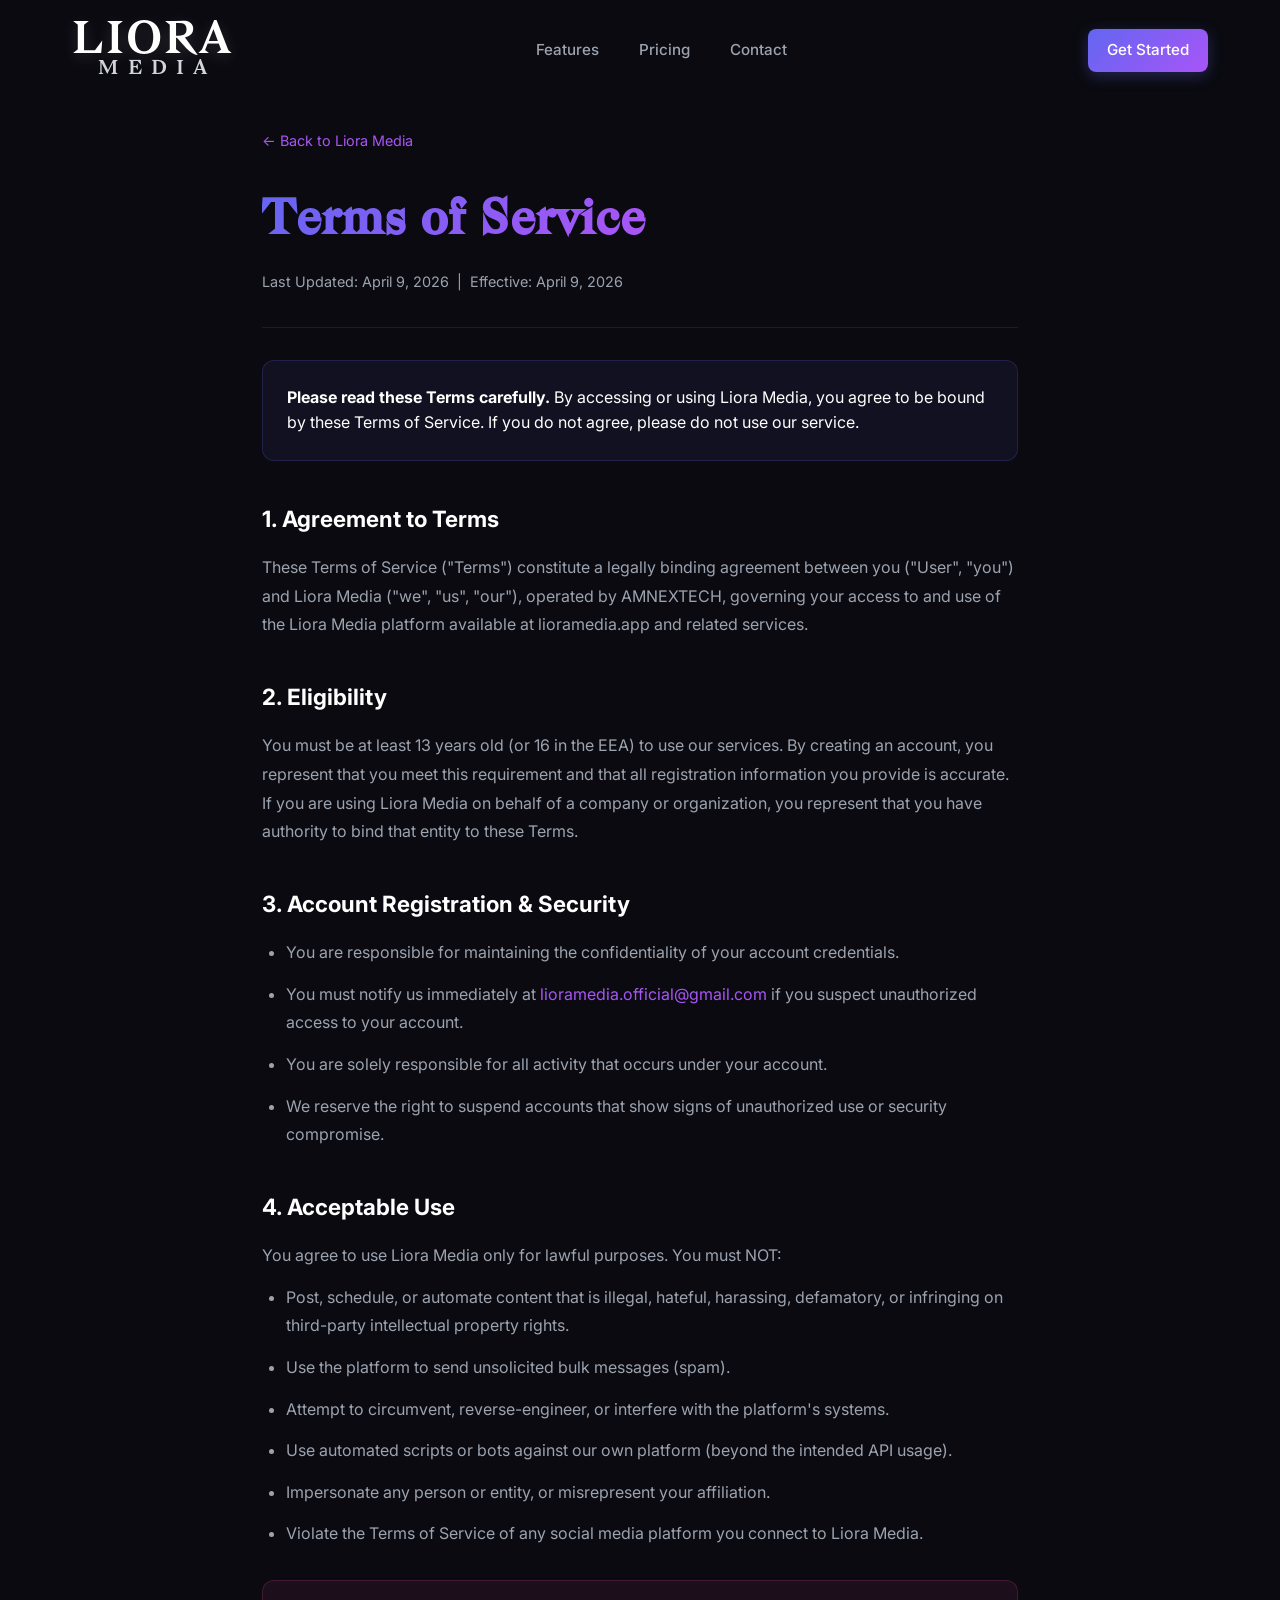
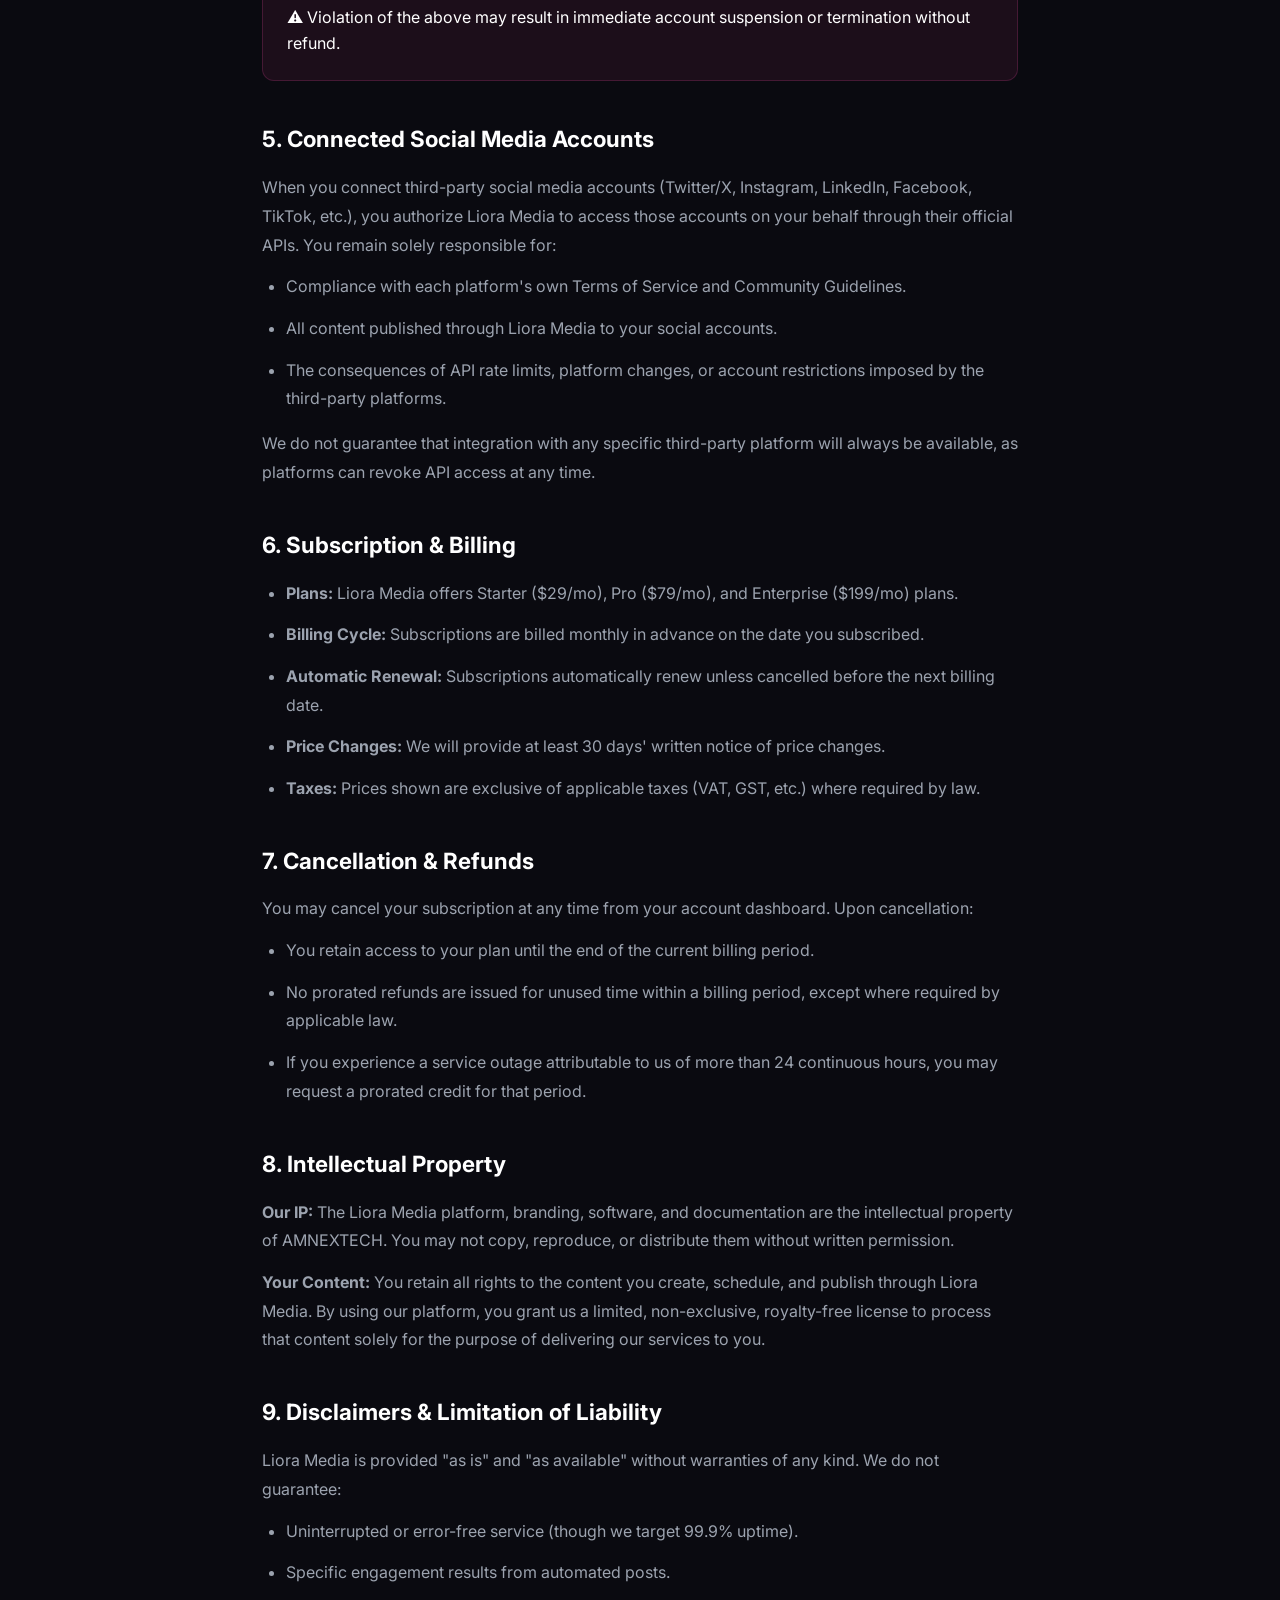
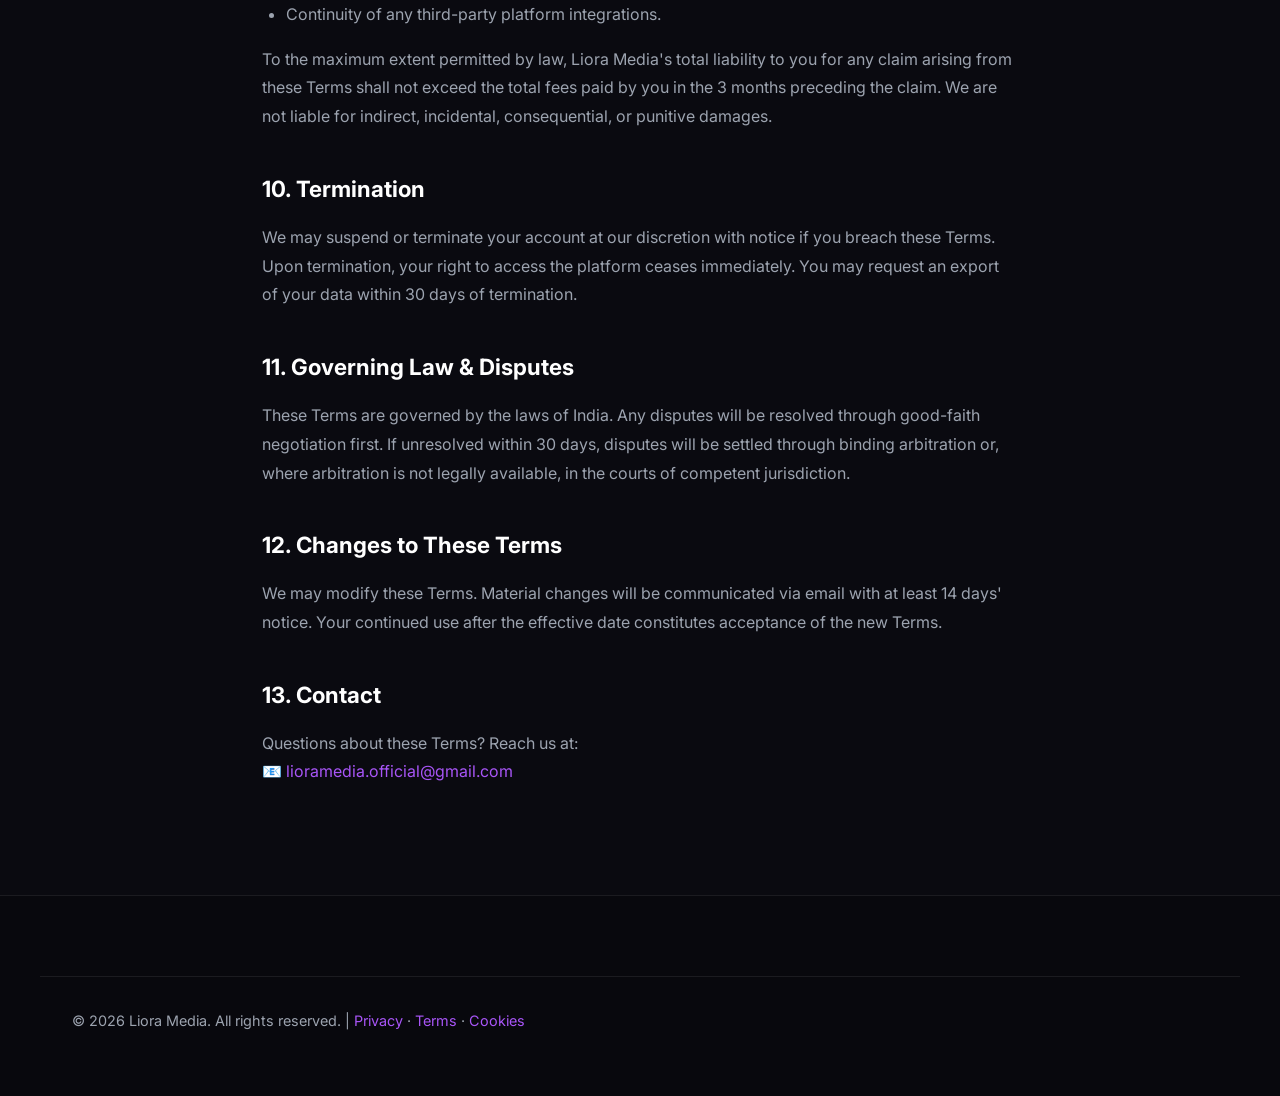
<file: terms.html>
<!DOCTYPE html>
<html lang="en">
<head>
    <meta charset="UTF-8">
    <meta name="viewport" content="width=device-width, initial-scale=1.0">
    <meta name="description" content="Liora Media Terms of Service – understand your rights and responsibilities when using our platform.">
    <title>Terms of Service | Liora Media</title>
    <link rel="preconnect" href="https://fonts.googleapis.com">
    <link rel="preconnect" href="https://fonts.gstatic.com" crossorigin>
    <link href="https://fonts.googleapis.com/css2?family=Inter:wght@300;400;500;600;700;800&display=swap" rel="stylesheet">
    <link rel="stylesheet" href="index.css">
    <style>
        .legal-page { max-width: 820px; margin: 0 auto; padding: 8rem 2rem 6rem; }
        .legal-page h1 { font-family: 'Bagnard', serif; font-size: 3rem; margin-bottom: 0.5rem; }
        .legal-meta { color: var(--text-secondary); font-size: 0.9rem; margin-bottom: 3rem; border-bottom: 1px solid var(--border-color); padding-bottom: 2rem; }
        .legal-page h2 { font-size: 1.4rem; margin: 2.5rem 0 1rem; color: #fff; }
        .legal-page p, .legal-page li { color: var(--text-secondary); line-height: 1.8; margin-bottom: 0.8rem; }
        .legal-page ul { padding-left: 1.5rem; margin-bottom: 1rem; }
        .legal-page a { color: var(--accent-2); }
        .legal-page a:hover { color: var(--accent-3); }
        .back-link { display: inline-flex; align-items: center; gap: 0.4rem; color: var(--text-secondary); margin-bottom: 2rem; font-size: 0.9rem; transition: color 0.2s; }
        .back-link:hover { color: #fff; }
        .legal-callout { background: rgba(99,102,241,0.08); border: 1px solid rgba(99,102,241,0.2); border-radius: 12px; padding: 1.5rem; margin: 2rem 0; }
        .warning-callout { background: rgba(236,72,153,0.08); border: 1px solid rgba(236,72,153,0.2); border-radius: 12px; padding: 1.5rem; margin: 2rem 0; }
    </style>
</head>
<body>
    <!-- Header -->
    <header class="navbar" id="navbar">
        <div class="nav-container">
            <a href="index.html" class="css-logo" aria-label="Liora Media">
                <div class="css-logo-wrapper">
                    <span class="liora-text">LIORA</span>
                    <span class="media-text">MEDIA</span>
                </div>
            </a>
            <nav class="nav-links">
                <a href="index.html#features">Features</a>
                <a href="index.html#pricing">Pricing</a>
                <a href="index.html#contact">Contact</a>
            </nav>
            <div class="nav-actions">
                <a href="index.html#contact" class="btn-primary">Get Started</a>
            </div>
        </div>
    </header>

    <main>
        <div class="legal-page">
            <a href="index.html" class="back-link">← Back to Liora Media</a>

            <h1 class="gradient-text">Terms of Service</h1>
            <p class="legal-meta">Last Updated: April 9, 2026 &nbsp;|&nbsp; Effective: April 9, 2026</p>

            <div class="legal-callout">
                <strong>Please read these Terms carefully.</strong> By accessing or using Liora Media, you agree to be bound by these Terms of Service. If you do not agree, please do not use our service.
            </div>

            <h2>1. Agreement to Terms</h2>
            <p>These Terms of Service ("Terms") constitute a legally binding agreement between you ("User", "you") and Liora Media ("we", "us", "our"), operated by AMNEXTECH, governing your access to and use of the Liora Media platform available at lioramedia.app and related services.</p>

            <h2>2. Eligibility</h2>
            <p>You must be at least 13 years old (or 16 in the EEA) to use our services. By creating an account, you represent that you meet this requirement and that all registration information you provide is accurate. If you are using Liora Media on behalf of a company or organization, you represent that you have authority to bind that entity to these Terms.</p>

            <h2>3. Account Registration & Security</h2>
            <ul>
                <li>You are responsible for maintaining the confidentiality of your account credentials.</li>
                <li>You must notify us immediately at <a href="mailto:lioramedia.official@gmail.com">lioramedia.official@gmail.com</a> if you suspect unauthorized access to your account.</li>
                <li>You are solely responsible for all activity that occurs under your account.</li>
                <li>We reserve the right to suspend accounts that show signs of unauthorized use or security compromise.</li>
            </ul>

            <h2>4. Acceptable Use</h2>
            <p>You agree to use Liora Media only for lawful purposes. You must NOT:</p>
            <ul>
                <li>Post, schedule, or automate content that is illegal, hateful, harassing, defamatory, or infringing on third-party intellectual property rights.</li>
                <li>Use the platform to send unsolicited bulk messages (spam).</li>
                <li>Attempt to circumvent, reverse-engineer, or interfere with the platform's systems.</li>
                <li>Use automated scripts or bots against our own platform (beyond the intended API usage).</li>
                <li>Impersonate any person or entity, or misrepresent your affiliation.</li>
                <li>Violate the Terms of Service of any social media platform you connect to Liora Media.</li>
            </ul>
            <div class="warning-callout">
                ⚠️ Violation of the above may result in immediate account suspension or termination without refund.
            </div>

            <h2>5. Connected Social Media Accounts</h2>
            <p>When you connect third-party social media accounts (Twitter/X, Instagram, LinkedIn, Facebook, TikTok, etc.), you authorize Liora Media to access those accounts on your behalf through their official APIs. You remain solely responsible for:</p>
            <ul>
                <li>Compliance with each platform's own Terms of Service and Community Guidelines.</li>
                <li>All content published through Liora Media to your social accounts.</li>
                <li>The consequences of API rate limits, platform changes, or account restrictions imposed by the third-party platforms.</li>
            </ul>
            <p>We do not guarantee that integration with any specific third-party platform will always be available, as platforms can revoke API access at any time.</p>

            <h2>6. Subscription & Billing</h2>
            <ul>
                <li><strong>Plans:</strong> Liora Media offers Starter ($29/mo), Pro ($79/mo), and Enterprise ($199/mo) plans.</li>
                <li><strong>Billing Cycle:</strong> Subscriptions are billed monthly in advance on the date you subscribed.</li>
                <li><strong>Automatic Renewal:</strong> Subscriptions automatically renew unless cancelled before the next billing date.</li>
                <li><strong>Price Changes:</strong> We will provide at least 30 days' written notice of price changes.</li>
                <li><strong>Taxes:</strong> Prices shown are exclusive of applicable taxes (VAT, GST, etc.) where required by law.</li>
            </ul>

            <h2>7. Cancellation & Refunds</h2>
            <p>You may cancel your subscription at any time from your account dashboard. Upon cancellation:</p>
            <ul>
                <li>You retain access to your plan until the end of the current billing period.</li>
                <li>No prorated refunds are issued for unused time within a billing period, except where required by applicable law.</li>
                <li>If you experience a service outage attributable to us of more than 24 continuous hours, you may request a prorated credit for that period.</li>
            </ul>

            <h2>8. Intellectual Property</h2>
            <p><strong>Our IP:</strong> The Liora Media platform, branding, software, and documentation are the intellectual property of AMNEXTECH. You may not copy, reproduce, or distribute them without written permission.</p>
            <p><strong>Your Content:</strong> You retain all rights to the content you create, schedule, and publish through Liora Media. By using our platform, you grant us a limited, non-exclusive, royalty-free license to process that content solely for the purpose of delivering our services to you.</p>

            <h2>9. Disclaimers & Limitation of Liability</h2>
            <p>Liora Media is provided "as is" and "as available" without warranties of any kind. We do not guarantee:</p>
            <ul>
                <li>Uninterrupted or error-free service (though we target 99.9% uptime).</li>
                <li>Specific engagement results from automated posts.</li>
                <li>Continuity of any third-party platform integrations.</li>
            </ul>
            <p>To the maximum extent permitted by law, Liora Media's total liability to you for any claim arising from these Terms shall not exceed the total fees paid by you in the 3 months preceding the claim. We are not liable for indirect, incidental, consequential, or punitive damages.</p>

            <h2>10. Termination</h2>
            <p>We may suspend or terminate your account at our discretion with notice if you breach these Terms. Upon termination, your right to access the platform ceases immediately. You may request an export of your data within 30 days of termination.</p>

            <h2>11. Governing Law & Disputes</h2>
            <p>These Terms are governed by the laws of India. Any disputes will be resolved through good-faith negotiation first. If unresolved within 30 days, disputes will be settled through binding arbitration or, where arbitration is not legally available, in the courts of competent jurisdiction.</p>

            <h2>12. Changes to These Terms</h2>
            <p>We may modify these Terms. Material changes will be communicated via email with at least 14 days' notice. Your continued use after the effective date constitutes acceptance of the new Terms.</p>

            <h2>13. Contact</h2>
            <p>Questions about these Terms? Reach us at:<br>
            📧 <a href="mailto:lioramedia.official@gmail.com">lioramedia.official@gmail.com</a></p>
        </div>
    </main>

    <footer class="footer">
        <div class="footer-bottom" style="text-align:center; padding: 2rem;">
            <p>&copy; 2026 Liora Media. All rights reserved. | <a href="privacy.html" style="color:var(--accent-2)">Privacy</a> · <a href="terms.html" style="color:var(--accent-2)">Terms</a> · <a href="cookie-policy.html" style="color:var(--accent-2)">Cookies</a></p>
        </div>
    </footer>

    <script src="index.js"></script>
</body>
</html>
</file>
<file: index.css>
/* ===== Fonts ===== */
@font-face {
    font-family: 'Bagnard';
    src: url('bagnard.otf') format('opentype');
    font-weight: normal;
    font-style: normal;
}

/* ===== Variables & Base ===== */
:root {
    --bg-dark: #0a0a10;
    --bg-card: rgba(255, 255, 255, 0.03);
    --bg-card-hover: rgba(255, 255, 255, 0.06);
    --border-color: rgba(255, 255, 255, 0.08);
    --text-primary: #ffffff;
    --text-secondary: #9ca3af;
    --accent-1: #6366f1; /* Indigo */
    --accent-2: #a855f7; /* Purple */
    --accent-3: #ec4899; /* Pink */
    
    --font-main: 'Inter', sans-serif;
}

* {
    margin: 0;
    padding: 0;
    box-sizing: border-box;
}

body {
    font-family: var(--font-main);
    background-color: var(--bg-dark);
    color: var(--text-primary);
    line-height: 1.6;
    overflow-x: hidden;
    -webkit-font-smoothing: antialiased;
    -moz-osx-font-smoothing: grayscale;
    text-rendering: optimizeLegibility;
}

a {
    text-decoration: none;
    color: inherit;
    transition: all 0.3s ease;
}

/* Typography Utilities */
.gradient-text {
    background: linear-gradient(135deg, var(--accent-1), var(--accent-2), var(--accent-3));
    -webkit-background-clip: text;
    background-clip: text;
    -webkit-text-fill-color: transparent;
}

/* ===== Buttons ===== */
.btn-primary, .btn-secondary {
    display: inline-flex;
    align-items: center;
    justify-content: center;
    padding: 0.6rem 1.2rem;
    border-radius: 8px;
    font-weight: 500;
    font-size: 0.95rem;
    transition: all 0.3s cubic-bezier(0.4, 0, 0.2, 1);
    cursor: pointer;
    border: none;
    outline: none;
}

.btn-primary {
    background: linear-gradient(135deg, var(--accent-1), var(--accent-2));
    color: white;
    box-shadow: 0 4px 15px rgba(99, 102, 241, 0.3);
}

.btn-primary:hover {
    box-shadow: 0 6px 20px rgba(168, 85, 247, 0.5);
    transform: translateY(-2px);
}

.btn-secondary {
    background: transparent;
    color: var(--text-primary);
    border: 1px solid var(--border-color);
}

.btn-secondary:hover {
    background: rgba(255, 255, 255, 0.05);
    border-color: rgba(255, 255, 255, 0.15);
}

.btn-large {
    padding: 0.8rem 1.8rem;
    font-size: 1.05rem;
    border-radius: 10px;
}

/* ===== Glass Panels ===== */
.glass-panel {
    background: var(--bg-card);
    backdrop-filter: blur(12px);
    -webkit-backdrop-filter: blur(12px);
    border: 1px solid var(--border-color);
    border-radius: 16px;
}

/* ===== Navbar ===== */
.navbar {
    position: fixed;
    top: 0;
    left: 0;
    width: 100%;
    z-index: 1000;
    transition: all 0.3s ease;
    padding: 1.5rem 0;
}

.navbar.scrolled {
    padding: 1rem 0;
    background: rgba(10, 10, 16, 0.8);
    backdrop-filter: blur(16px);
    border-bottom: 1px solid var(--border-color);
}

.nav-container {
    max-width: 1200px;
    margin: 0 auto;
    padding: 0 2rem;
    display: flex;
    justify-content: space-between;
    align-items: center;
}

.css-logo {
    display: inline-flex;
    align-items: center;
    justify-content: center;
    text-decoration: none;
    transition: transform 0.3s cubic-bezier(0.4, 0, 0.2, 1);
}

.css-logo:hover {
    transform: scale(1.05);
}

.css-logo-wrapper {
    display: flex;
    flex-direction: column;
    align-items: center;
    line-height: 0.82;
}

.liora-text {
    font-family: 'Bagnard', serif;
    font-size: 2.8rem;
    color: #ffffff;
    letter-spacing: 2px;
    text-transform: uppercase;
    text-shadow: 0 4px 15px rgba(255, 255, 255, 0.15);
}

.media-text {
    font-family: 'Bagnard', serif;
    font-size: 1.25rem;
    color: #d1d5db;
    letter-spacing: 9px;
    text-transform: uppercase;
    margin-left: 8px; /* widespread characters */
}

.nav-links {
    display: flex;
    gap: 2.5rem;
}

.nav-links a {
    font-size: 0.95rem;
    font-weight: 500;
    color: var(--text-secondary);
}

.nav-links a:hover {
    color: var(--text-primary);
}

.nav-actions {
    display: flex;
    gap: 1rem;
    align-items: center;
}

/* ===== Hero Section ===== */
.hero {
    position: relative;
    padding: 12rem 2rem 8rem;
    max-width: 1200px;
    margin: 0 auto;
    display: flex;
    align-items: center;
    min-height: 100vh;
    gap: 4rem;
}

.hero-content {
    flex: 1;
    z-index: 10;
}

.badge {
    display: inline-block;
    padding: 0.4rem 1rem;
    background: rgba(99, 102, 241, 0.1);
    border: 1px solid rgba(99, 102, 241, 0.2);
    border-radius: 100px;
    font-size: 0.85rem;
    color: #a5b4fc;
    margin-bottom: 1.5rem;
    font-weight: 500;
}

.hero-title {
    font-size: 4.5rem;
    line-height: 1.1;
    font-weight: 800;
    letter-spacing: -1.5px;
    margin-bottom: 1.5rem;
}

.hero-subtitle {
    font-size: 1.2rem;
    color: var(--text-secondary);
    margin-bottom: 2.5rem;
    max-width: 500px;
}

.hero-buttons {
    display: flex;
    gap: 1rem;
}

/* Hero Visuals */
.hero-visual {
    flex: 1;
    position: relative;
    z-index: 10;
    height: 500px;
}

.main-panel {
    position: absolute;
    top: 50%;
    left: 50%;
    transform: translate(-50%, -50%);
    width: 400px;
    height: 300px;
    padding: 1.5rem;
    display: flex;
    flex-direction: column;
    box-shadow: 0 25px 50px -12px rgba(0, 0, 0, 0.5);
    z-index: 2;
}

.panel-header {
    display: flex;
    align-items: center;
    margin-bottom: 1.5rem;
    border-bottom: 1px solid var(--border-color);
    padding-bottom: 1rem;
}

.dots {
    display: flex;
    gap: 6px;
    margin-right: 1rem;
}

.dots span {
    width: 10px;
    height: 10px;
    border-radius: 50%;
    background: #374151;
}

.dots span:nth-child(1) { background: #ef4444; }
.dots span:nth-child(2) { background: #f59e0b; }
.dots span:nth-child(3) { background: #10b981; }

.panel-title {
    font-size: 0.9rem;
    font-weight: 500;
    color: var(--text-secondary);
}

.panel-body {
    flex: 1;
    display: flex;
    gap: 1.5rem;
}

.chart-mockup {
    flex: 1;
    display: flex;
    align-items: flex-end;
    gap: 8px;
    height: 100%;
}

.chart-mockup .bar {
    flex: 1;
    background: linear-gradient(to top, var(--accent-1), var(--accent-2));
    border-radius: 4px 4px 0 0;
    opacity: 0.8;
}

.post-preview {
    flex: 1;
    background: rgba(255, 255, 255, 0.02);
    border-radius: 8px;
    padding: 1rem;
}

.avatar {
    width: 32px;
    height: 32px;
    border-radius: 50%;
    background: var(--text-secondary);
    margin-bottom: 1rem;
    opacity: 0.5;
}

.post-lines .line {
    height: 8px;
    background: var(--border-color);
    border-radius: 4px;
    margin-bottom: 8px;
}
.post-lines .line.short { width: 60%; }

.floating-panel {
    position: absolute;
    padding: 1rem 1.5rem;
    font-size: 0.95rem;
    font-weight: 500;
    box-shadow: 0 10px 30px rgba(0, 0, 0, 0.3);
    animation: float 6s ease-in-out infinite;
}

.floating-panel.right {
    top: 20%;
    right: -10%;
    z-index: 3;
    animation-delay: 1s;
    background: rgba(16, 185, 129, 0.1);
    border-color: rgba(16, 185, 129, 0.2);
}

.floating-panel.left {
    bottom: 20%;
    left: -10%;
    z-index: 3;
    animation-delay: 2s;
    background: rgba(99, 102, 241, 0.1);
    border-color: rgba(99, 102, 241, 0.2);
}

@keyframes float {
    0%, 100% { transform: translateY(0); }
    50% { transform: translateY(-15px); }
}

.bg-glow {
    position: absolute;
    top: 50%;
    right: 10%;
    width: 600px;
    height: 600px;
    background: radial-gradient(circle, rgba(168,85,247,0.15) 0%, rgba(10,10,16,0) 70%);
    transform: translateY(-50%);
    z-index: 1;
    border-radius: 50%;
    filter: blur(60px);
}

/* ===== Features Section ===== */
.features {
    padding: 8rem 2rem;
    max-width: 1200px;
    margin: 0 auto;
    position: relative;
}

.section-header {
    text-align: center;
    margin-bottom: 4rem;
    max-width: 600px;
    margin-left: auto;
    margin-right: auto;
}

.section-header h2 {
    font-size: 2.8rem;
    margin-bottom: 1rem;
    letter-spacing: -0.5px;
}

.section-header p {
    color: var(--text-secondary);
    font-size: 1.1rem;
}

.features-grid {
    display: grid;
    grid-template-columns: repeat(auto-fit, minmax(250px, 1fr));
    gap: 2rem;
}

.feature-card {
    background: var(--bg-card);
    border: 1px solid var(--border-color);
    padding: 2.5rem 2rem;
    border-radius: 16px;
    transition: all 0.3s ease;
}

.feature-card:hover {
    background: var(--bg-card-hover);
    transform: translateY(-5px);
    border-color: rgba(168, 85, 247, 0.3);
    box-shadow: 0 10px 30px rgba(0, 0, 0, 0.2);
}

.feature-icon {
    font-size: 2.5rem;
    margin-bottom: 1.5rem;
}

.feature-card h3 {
    font-size: 1.3rem;
    margin-bottom: 1rem;
}

.feature-card p {
    color: var(--text-secondary);
    font-size: 0.95rem;
}

/* ===== Integrations Section ===== */
.integrations {
    padding: 8rem 2rem;
    max-width: 1200px;
    margin: 0 auto;
}

.integrations-grid {
    display: grid;
    grid-template-columns: repeat(auto-fit, minmax(240px, 1fr));
    gap: 1.5rem;
    margin-top: 1rem;
}

.integration-card {
    padding: 2rem;
    border-radius: 16px;
    border: 1px solid var(--border-color);
    background: var(--bg-card);
    transition: all 0.3s cubic-bezier(0.4, 0, 0.2, 1);
    display: flex;
    flex-direction: column;
    gap: 0.8rem;
}

.integration-card:hover {
    transform: translateY(-6px);
    background: var(--bg-card-hover);
    border-color: rgba(168, 85, 247, 0.25);
    box-shadow: 0 15px 35px rgba(0, 0, 0, 0.4);
}

.int-icon {
    width: 52px;
    height: 52px;
    border-radius: 14px;
    display: flex;
    align-items: center;
    justify-content: center;
    font-size: 1.4rem;
    font-weight: 800;
    color: white;
    letter-spacing: -0.5px;
    flex-shrink: 0;
}

.integration-card h3 {
    font-size: 1.1rem;
    margin: 0;
}

.integration-card p {
    color: var(--text-secondary);
    font-size: 0.88rem;
    line-height: 1.6;
    flex: 1;
}

.int-status {
    font-size: 0.78rem;
    font-weight: 600;
    padding: 0.3rem 0.8rem;
    border-radius: 20px;
    width: fit-content;
    letter-spacing: 0.3px;
}

.int-status.connected {
    background: rgba(52, 211, 153, 0.1);
    color: #34d399;
    border: 1px solid rgba(52, 211, 153, 0.2);
}

.int-status.coming-soon {
    background: rgba(251, 191, 36, 0.1);
    color: #fbbf24;
    border: 1px solid rgba(251, 191, 36, 0.2);
}

/* ===== How It Works ===== */
.how-it-works {
    padding: 8rem 2rem;
    max-width: 1200px;
    margin: 0 auto;
}
.steps-grid {
    display: grid;
    grid-template-columns: repeat(auto-fit, minmax(300px, 1fr));
    gap: 3rem;
    position: relative;
    margin-top: 2rem;
}
.step-card {
    background: rgba(255, 255, 255, 0.02);
    border: 1px solid rgba(255, 255, 255, 0.05);
    padding: 3rem 2rem;
    border-radius: 20px;
    text-align: center;
    position: relative;
    transition: all 0.3s ease;
}
.step-card:hover {
    background: rgba(255, 255, 255, 0.04);
    transform: translateY(-5px);
    border-color: rgba(168, 85, 247, 0.3);
}
.step-number {
    width: 60px;
    height: 60px;
    background: linear-gradient(135deg, var(--accent-1), var(--accent-2));
    border-radius: 50%;
    display: flex;
    align-items: center;
    justify-content: center;
    font-size: 1.8rem;
    font-weight: 800;
    margin: -4.5rem auto 1.5rem;
    box-shadow: 0 10px 20px rgba(0,0,0,0.3);
    color: white;
}
.step-card h3 {
    margin-bottom: 1rem;
    font-size: 1.4rem;
}
.step-card p {
    color: var(--text-secondary);
    line-height: 1.6;
}

/* ===== Testimonials ===== */
.testimonials {
    padding: 8rem 2rem;
    background: rgba(0, 0, 0, 0.2);
}
.testimonials-grid {
    display: grid;
    grid-template-columns: repeat(auto-fit, minmax(350px, 1fr));
    gap: 2rem;
    max-width: 1200px;
    margin: 0 auto;
}
.testimonial-card {
    padding: 3rem;
    border-radius: 20px;
    border: 1px solid rgba(255, 255, 255, 0.05);
    background: rgba(255, 255, 255, 0.02);
    transition: transform 0.3s ease;
}
.testimonial-card:hover {
    transform: translateY(-5px);
    border-color: rgba(255,255,255,0.1);
}
.stars {
    color: #fbbf24;
    font-size: 1.2rem;
    margin-bottom: 1rem;
    letter-spacing: 2px;
}
.review {
    font-size: 1.1rem;
    line-height: 1.7;
    margin-bottom: 2rem;
    font-style: italic;
    color: rgba(255,255,255,0.9);
}
.client {
    display: flex;
    align-items: center;
    gap: 1rem;
}
.client-info h4 {
    margin: 0 0 0.3rem 0;
    font-size: 1.1rem;
}
.client-info span {
    color: var(--text-secondary);
    font-size: 0.9rem;
}

/* ===== FAQ ===== */
.faq {
    padding: 8rem 2rem;
    max-width: 800px;
    margin: 0 auto;
}
.faq-list {
    display: flex;
    flex-direction: column;
    gap: 1rem;
}
.faq-item {
    border: 1px solid var(--border-color);
    border-radius: 12px;
    background: rgba(255, 255, 255, 0.02);
    overflow: hidden;
}
.faq-question {
    display: flex;
    justify-content: space-between;
    align-items: center;
    padding: 1.5rem 2rem;
    cursor: pointer;
    transition: background 0.3s ease;
}
.faq-question:hover {
    background: rgba(255, 255, 255, 0.04);
}
.faq-question h3 {
    margin: 0;
    font-size: 1.1rem;
    font-weight: 500;
}
.faq-icon {
    font-size: 1.5rem;
    font-weight: 300;
    transition: transform 0.3s ease;
}
.faq-answer {
    max-height: 0;
    overflow: hidden;
    transition: all 0.4s ease;
    padding: 0 2rem;
    color: var(--text-secondary);
    line-height: 1.6;
}
.faq-item.active .faq-answer {
    max-height: 300px;
    padding: 0 2rem 1.5rem;
}
.faq-item.active .faq-icon {
    transform: rotate(45deg);
    color: var(--accent-1);
}

/* ===== Pricing Section ===== */
.pricing {
    padding: 8rem 2rem;
    max-width: 1200px;
    margin: 0 auto;
}
.pricing-grid {
    display: grid;
    grid-template-columns: repeat(auto-fit, minmax(280px, 1fr));
    gap: 2rem;
}
.pricing-card {
    padding: 3rem 2rem;
    border-radius: 20px;
    text-align: left;
    position: relative;
    border: 1px solid var(--border-color);
    background: var(--bg-card);
    transition: all 0.3s cubic-bezier(0.4, 0, 0.2, 1);
}
.pricing-card:hover {
    transform: translateY(-8px);
    border-color: rgba(99, 102, 241, 0.5);
    box-shadow: 0 15px 40px rgba(0, 0, 0, 0.4);
}
.pricing-card.popular {
    background: linear-gradient(to bottom, rgba(99, 102, 241, 0.05), rgba(168, 85, 247, 0.05));
    border-color: rgba(168, 85, 247, 0.3);
}
.badge-popular {
    position: absolute;
    top: -14px;
    left: 50%;
    transform: translateX(-50%);
    background: linear-gradient(135deg, var(--accent-1), var(--accent-2));
    padding: 0.3rem 1rem;
    border-radius: 20px;
    font-size: 0.8rem;
    font-weight: 600;
    color: white;
}
.pricing-card h3 {
    font-size: 1.5rem;
    margin-bottom: 0.5rem;
    text-align: center;
}
.price {
    font-size: 3.5rem;
    font-weight: 800;
    margin-bottom: 2rem;
    font-family: 'Bagnard', serif;
    text-align: center;
}
.price span {
    font-size: 1.2rem;
    color: var(--text-secondary);
    font-family: var(--font-main);
    font-weight: normal;
}
.pricing-features {
    list-style: none;
    margin-bottom: 2.5rem;
}
.pricing-features li {
    margin-bottom: 1rem;
    color: var(--text-secondary);
    font-size: 1rem;
}
.w-full {
    width: 100%;
}
.text-accent {
    color: var(--accent-2);
}
.text-accent:hover {
    color: var(--accent-3);
}

/* ===== Contact & CTA Section ===== */
.contact-cta {
    padding: 4rem 2rem 8rem;
    max-width: 1200px;
    margin: 0 auto;
}

.contact-grid {
    display: grid;
    grid-template-columns: repeat(auto-fit, minmax(350px, 1fr));
    gap: 2rem;
}

.cta-box, .contact-box {
    padding: 4.5rem 3rem;
    position: relative;
    overflow: hidden;
    text-align: center;
    display: flex;
    flex-direction: column;
    justify-content: center;
    align-items: center;
    border-radius: 20px;
    background: rgba(255, 255, 255, 0.02);
    border: 1px solid var(--border-color);
}

.cta-box::before {
    content: '';
    position: absolute;
    top: 0;
    left: 0;
    width: 100%;
    height: 100%;
    background: linear-gradient(135deg, rgba(99,102,241,0.08), rgba(236,72,153,0.08));
    z-index: -1;
}

.contact-box::before {
    content: '';
    position: absolute;
    top: 0;
    left: 0;
    width: 100%;
    height: 100%;
    background: linear-gradient(135deg, rgba(168,85,247,0.08), rgba(0,242,254,0.08));
    z-index: -1;
}

.cta-box h2, .contact-box h2 {
    font-size: 2.3rem;
    margin-bottom: 1rem;
    font-family: 'Bagnard', serif;
    letter-spacing: 1px;
}

.cta-box p, .contact-box p {
    color: var(--text-secondary);
    margin-bottom: 2rem;
    font-size: 1.1rem;
    line-height: 1.6;
}

.contact-icon {
    font-size: 2.5rem;
    margin-bottom: 1rem;
    background: linear-gradient(135deg, var(--accent-2), #00f2fe);
    -webkit-background-clip: text;
    background-clip: text;
    -webkit-text-fill-color: transparent;
}

.contact-subtext {
    font-size: 0.95rem;
    margin-bottom: 2rem;
    color: var(--text-secondary);
}

.contact-form {
    width: 100%;
    margin-top: 1rem;
    text-align: left;
}

.form-group {
    margin-bottom: 1rem;
}

.form-input, .form-textarea {
    width: 100%;
    background: rgba(255, 255, 255, 0.03);
    border: 1px solid rgba(255, 255, 255, 0.1);
    border-radius: 8px;
    padding: 0.8rem 1rem;
    color: var(--text-primary);
    font-family: var(--font-main);
    font-size: 0.95rem;
    transition: all 0.3s ease;
}

.form-input:focus, .form-textarea:focus {
    outline: none;
    border-color: var(--accent-1);
    background: rgba(255, 255, 255, 0.05);
    box-shadow: 0 0 0 2px rgba(99, 102, 241, 0.2);
}

.form-textarea {
    resize: vertical;
}

.email-wrapper {
    margin-top: 0.5rem;
}

.email-link {
    display: inline-block;
    font-size: 1.2rem;
    font-weight: 500;
    color: #fff;
    padding: 1rem 2rem;
    background: rgba(255,255,255,0.05);
    border: 1px solid rgba(255,255,255,0.1);
    border-radius: 12px;
    box-shadow: 0 4px 20px rgba(0,0,0,0.2);
    transition: all 0.3s cubic-bezier(0.4, 0, 0.2, 1);
}

.email-link:hover {
    background: rgba(255,255,255,0.1);
    border-color: rgba(168,85,247,0.5);
    transform: translateY(-3px) scale(1.02);
    box-shadow: 0 8px 25px rgba(168,85,247,0.2);
    color: #fff;
}

/* ===== Footer ===== */
.footer {
    border-top: 1px solid var(--border-color);
    padding: 5rem 2rem 2rem;
    background: rgba(0, 0, 0, 0.2);
}

.footer-grid {
    max-width: 1200px;
    margin: 0 auto;
    display: grid;
    grid-template-columns: 2fr 1fr 1fr 1fr;
    gap: 4rem;
    margin-bottom: 4rem;
}

.footer-brand p {
    color: var(--text-secondary);
    margin: 1.5rem 0;
    max-width: 300px;
    font-size: 0.95rem;
}

.social-links {
    display: flex;
    gap: 1rem;
}

.social-links a {
    color: var(--text-secondary);
    font-size: 0.9rem;
}

.social-links a:hover {
    color: var(--accent-2);
}

.footer-links h4 {
    margin-bottom: 1.5rem;
    font-size: 1.1rem;
}

.footer-links a {
    display: block;
    color: var(--text-secondary);
    margin-bottom: 0.8rem;
    font-size: 0.95rem;
}

.footer-links a:hover {
    color: var(--text-primary);
    transform: translateX(5px);
}

.footer-bottom {
    max-width: 1200px;
    margin: 0 auto;
    display: flex;
    flex-wrap: wrap;
    justify-content: space-between;
    align-items: center;
    gap: 1.5rem;
    padding-top: 2rem;
    border-top: 1px solid var(--border-color);
    color: var(--text-secondary);
    font-size: 0.9rem;
}

.amnext-badge {
    display: inline-flex;
    align-items: center;
    gap: 8px;
    padding: 6px 14px;
    background: rgba(255, 255, 255, 0.03);
    border: 1px solid var(--border-color);
    border-radius: 100px;
    transition: all 0.3s ease;
}

.amnext-badge:hover {
    background: rgba(255, 255, 255, 0.08);
    border-color: var(--accent-1);
    transform: translateY(-2px);
    box-shadow: 0 4px 15px rgba(99, 102, 241, 0.2);
}

.amnext-badge .badge-text {
    font-size: 0.8rem;
    color: var(--text-secondary);
}

.amnext-badge .badge-logo {
    font-size: 0.9rem;
    font-weight: 800;
    letter-spacing: 1px;
    background: linear-gradient(135deg, #00f2fe, #4facfe); /* distinct cyan blue gradient for amnextech */
    -webkit-background-clip: text;
    background-clip: text;
    -webkit-text-fill-color: transparent;
}

/* Responsive */
@media (max-width: 900px) {
    .hero {
        flex-direction: column;
        text-align: center;
        padding-top: 8rem;
    }
    
    .hero-title {
        font-size: 3.5rem;
    }
    
    .hero-subtitle {
        margin: 0 auto 2.5rem;
    }
    
    .hero-buttons {
        justify-content: center;
    }
    
    .footer-grid {
        grid-template-columns: 1fr 1fr;
    }
}

@media (max-width: 600px) {
    .nav-links, .nav-actions .btn-secondary {
        display: none;
    }
    
    .hero-title {
        font-size: 2.5rem;
    }
    
    .footer-grid {
        grid-template-columns: 1fr;
    }
    
    .main-panel {
        width: 100%;
    }
}
</file>
